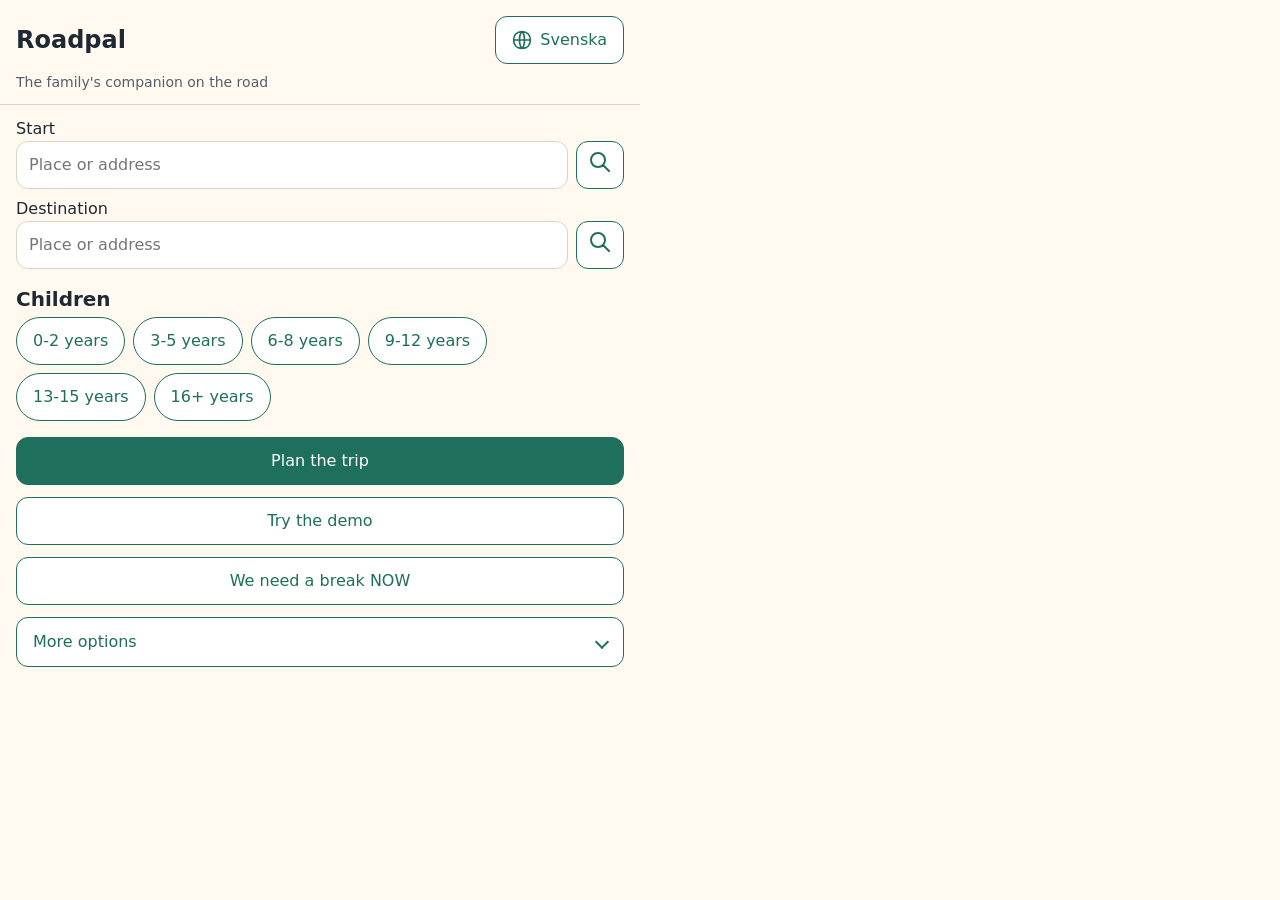
<file: index.html>
<!doctype html>
<html lang="en">
<head>
    <meta charset="utf-8">
    <meta name="viewport" content="width=device-width, initial-scale=1">
    <title>Roadpal</title>
    <link rel="icon" href="favicon.svg" type="image/svg+xml">
    <meta name="theme-color" content="#FFF9F0" media="(prefers-color-scheme: light)">
    <meta name="theme-color" content="#14181B" media="(prefers-color-scheme: dark)">
    <meta name="description" content="Plan the stops around your family on the road.">
    <meta property="og:type" content="website">
    <meta property="og:site_name" content="Roadpal">
    <meta property="og:title" content="Roadpal">
    <meta property="og:description" content="Plan the stops around your family on the road.">
    <meta property="og:url" content="https://roadpal.botoros.se/">
    <meta property="og:locale" content="en_US">
    <meta property="og:locale:alternate" content="sv_SE">
    <meta property="og:image" content="https://roadpal.botoros.se/og-image.png">
    <meta property="og:image:type" content="image/png">
    <meta property="og:image:width" content="1200">
    <meta property="og:image:height" content="630">
    <meta property="og:image:alt" content="Roadpal">
    <link rel="manifest" href="manifest.webmanifest">
    <link rel="stylesheet" href="maplibre-gl.css">
    <link rel="stylesheet" href="roadpal.css">
    <style>
        body { margin: 0; font: 16px/1.4 system-ui, sans-serif; }
        header { padding: 12px 16px; }
        header h1 { margin: 0 0 4px; font-size: 1.3rem; }
        header p { margin: 0 0 4px; }
        #map { width: 100%; height: 45vh; }
        section { padding: 0 16px; }
        section h2 { font-size: 1.1rem; margin: 12px 0 4px; }
        section form, section label, section div { margin-bottom: 4px; }
        section label > span, section fieldset > span { margin-right: 0.4em; }
        section label { margin-right: 0.8em; }
        section fieldset > span { display: block; font-weight: bold; margin-top: 4px; }
        section fieldset label { display: inline-block; }
        section fieldset button { display: block; margin-top: 4px; }
        section input[type="number"] { width: 5em; }
        section div > strong { display: block; margin-top: 4px; }
        #notice { font-size: 0.85rem; }
        button[aria-pressed="true"] { font-weight: bold; }
        #more-options summary { min-height: 48px; display: flex; align-items: center; cursor: pointer; }
        .map-toggle { min-height: var(--target); padding: 0 var(--space-4); background: none; border: 0; color: var(--primary); font: inherit; text-decoration: underline; cursor: pointer; }
        body > button.map-toggle:not([hidden]) { display: block; margin-left: auto; margin-right: var(--space-4); }
        .error { color: var(--danger); margin: 4px 0; }
        .stop-marker { width: 28px; height: 28px; padding: 0; border-radius: 50%; border: 2px solid var(--surface); background: var(--primary); color: var(--on-primary); font: bold 14px system-ui, sans-serif; cursor: pointer; }
        .pause-marker { background: var(--text); color: var(--background); }
        .stop-marker[aria-current="true"] { outline: 3px solid var(--accent); outline-offset: 1px; }
        .busy::after { content: ""; display: inline-block; width: 0.8em; height: 0.8em; margin-left: 0.5em; border: 2px solid currentColor; border-right-color: transparent; border-radius: 50%; vertical-align: -0.1em; animation: spin 0.8s linear infinite; }
        @keyframes spin { to { transform: rotate(360deg); } }
        @media (prefers-reduced-motion: reduce) { .busy::after { display: none; } }
        @media (min-width: 1024px) {
            body { display: grid; grid-template-columns: minmax(0, 1fr) minmax(0, 1fr); align-items: start; }
            body > script { display: none; }
            body > header, body > section { grid-column: 1; }
            body > button.map-toggle:not([hidden]) { grid-column: 2; grid-row: 1 / span 20; justify-self: end; align-self: start; position: sticky; top: 0; z-index: 1; margin: var(--space-2); background: var(--surface); border: 1px solid var(--border); border-radius: var(--radius); }
            #map { grid-column: 2; grid-row: 1 / span 20; position: sticky; top: 0; height: 100vh; }
        }
    </style>
</head>
<body>
<script type="module" src="webApp.js"></script>
</body>
</html>
</file>
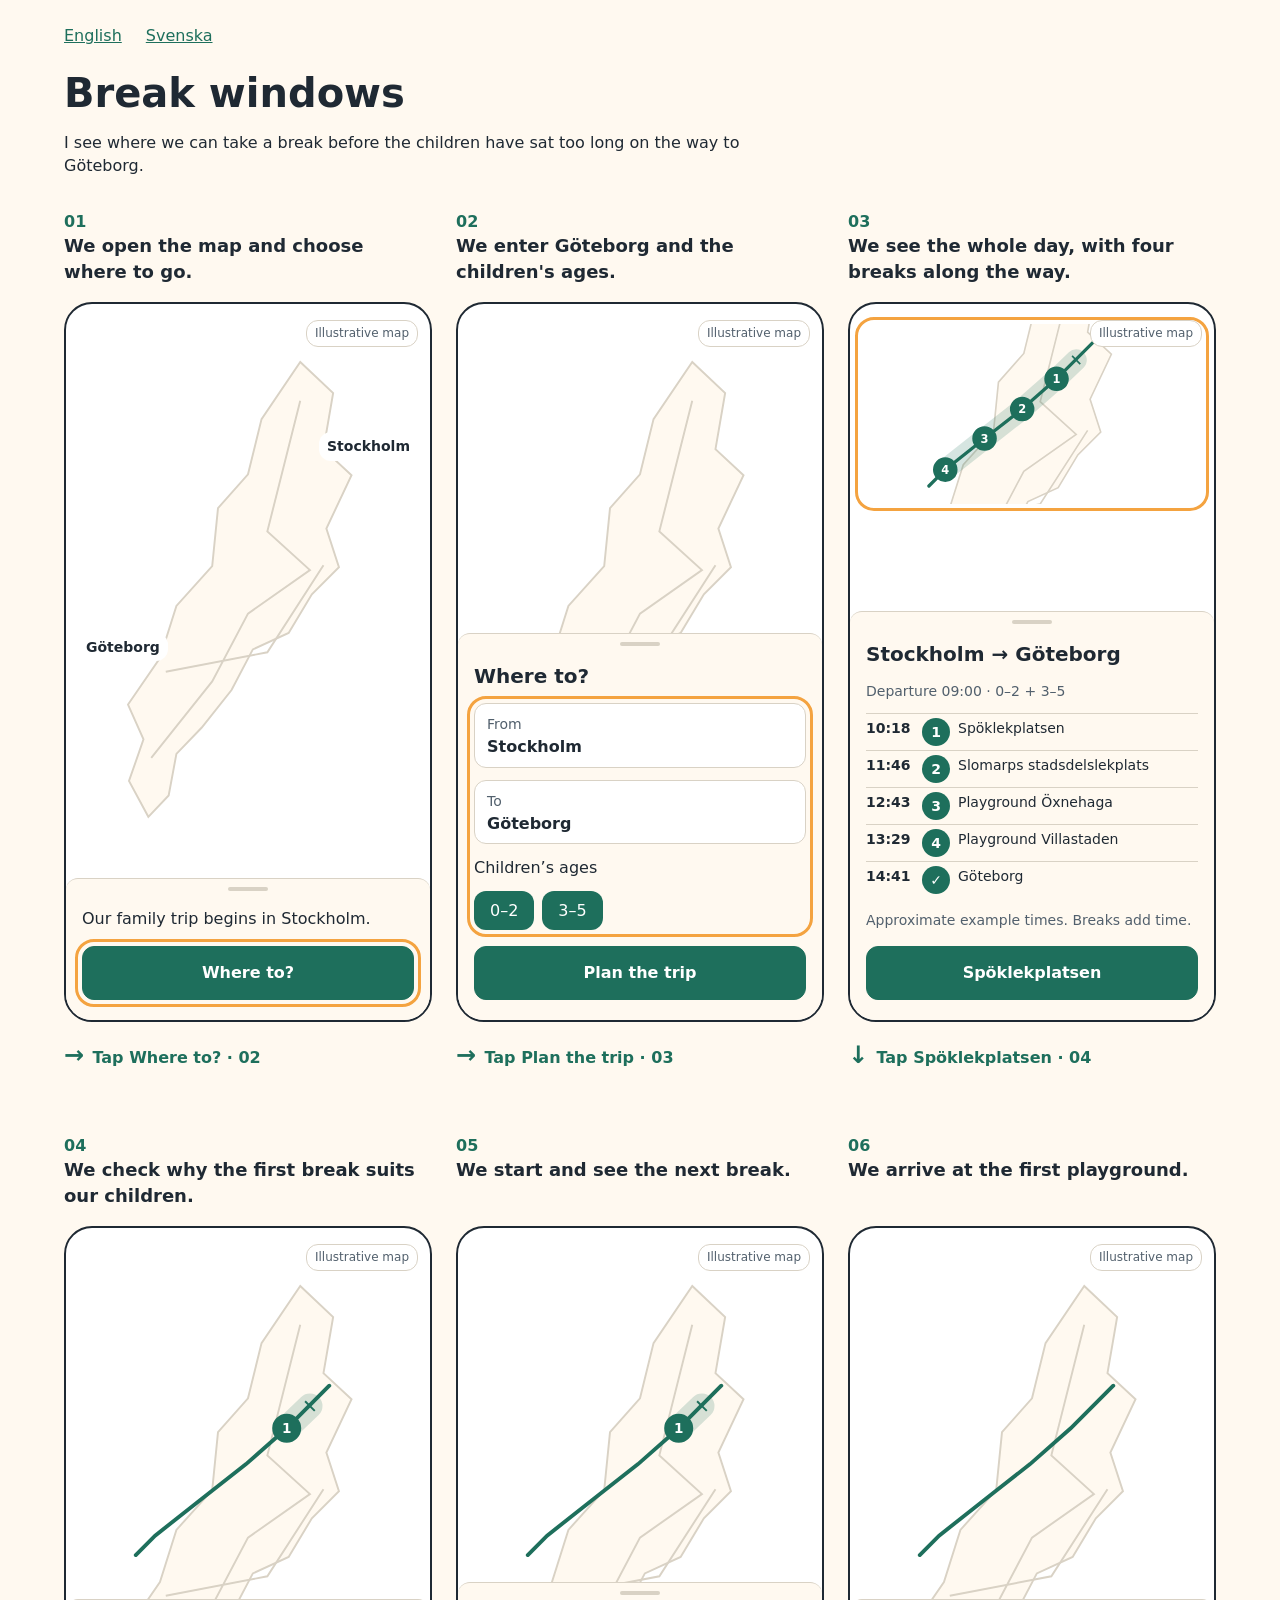
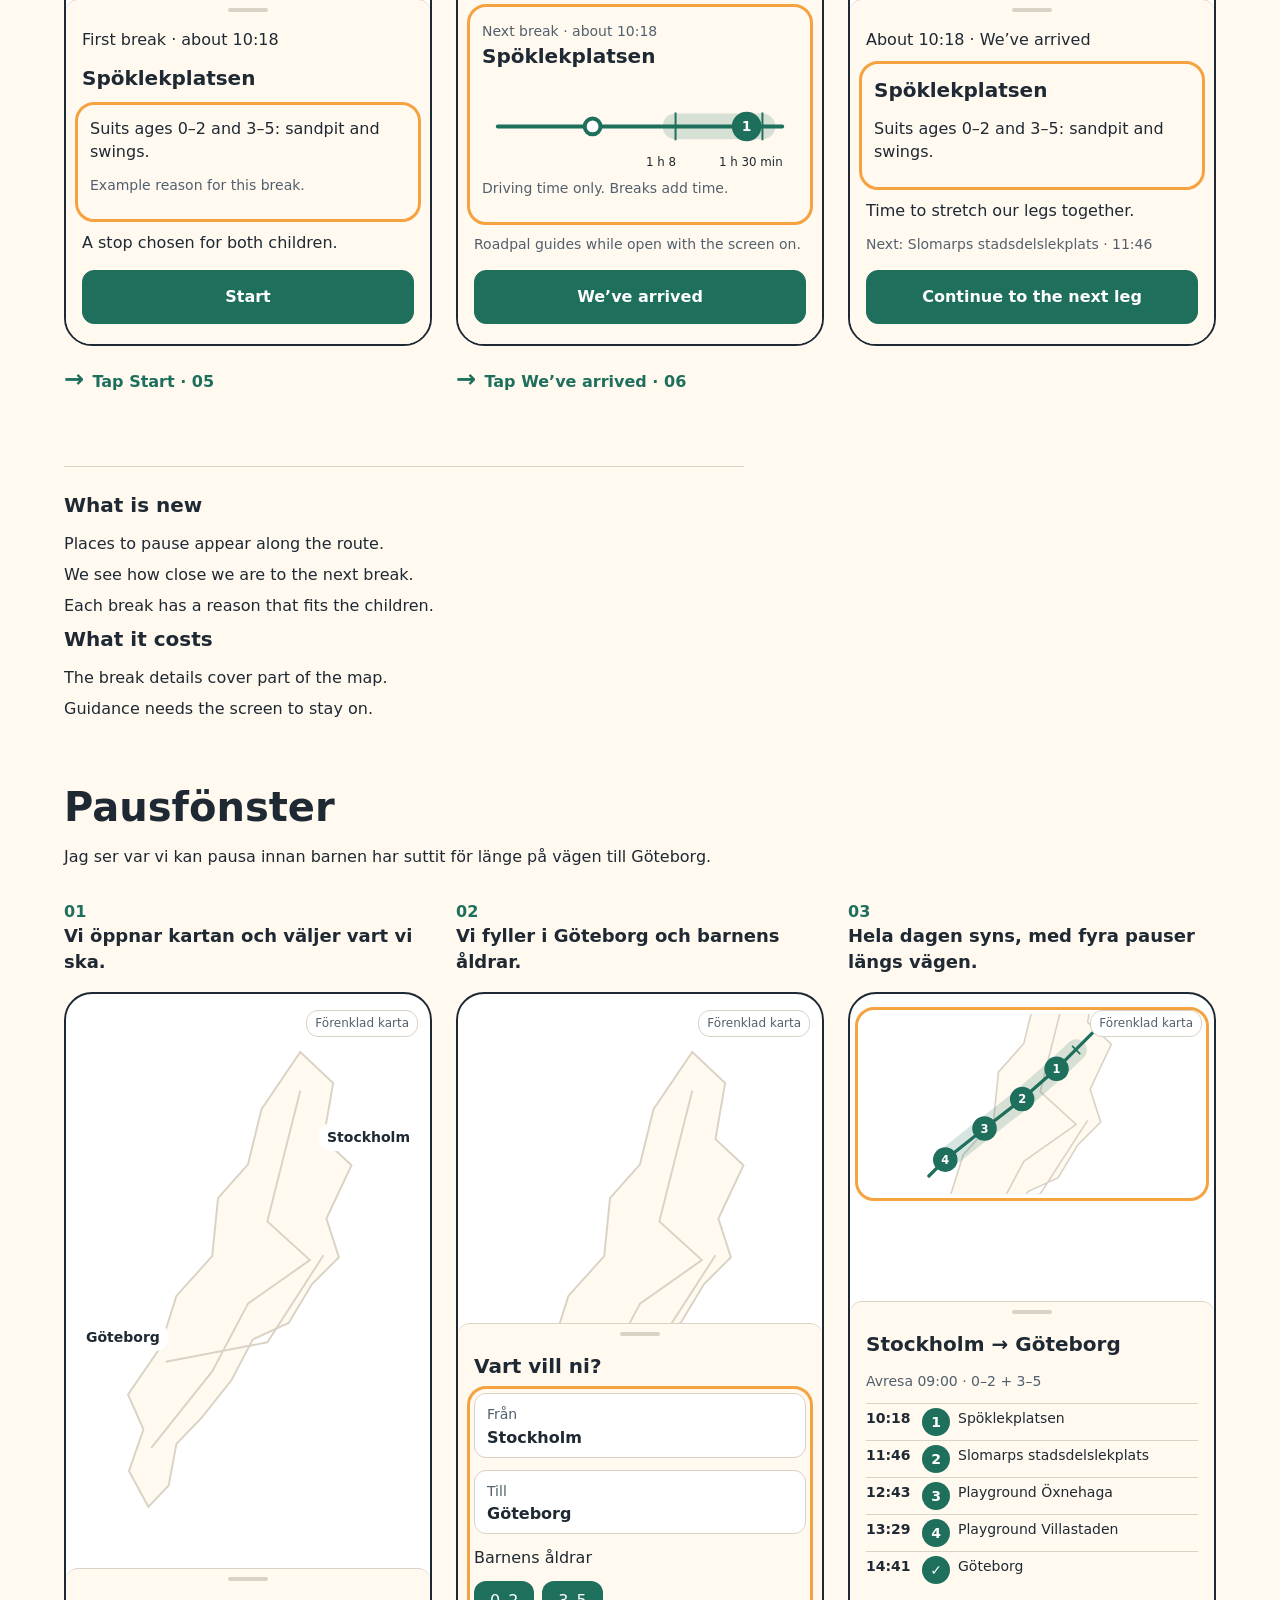
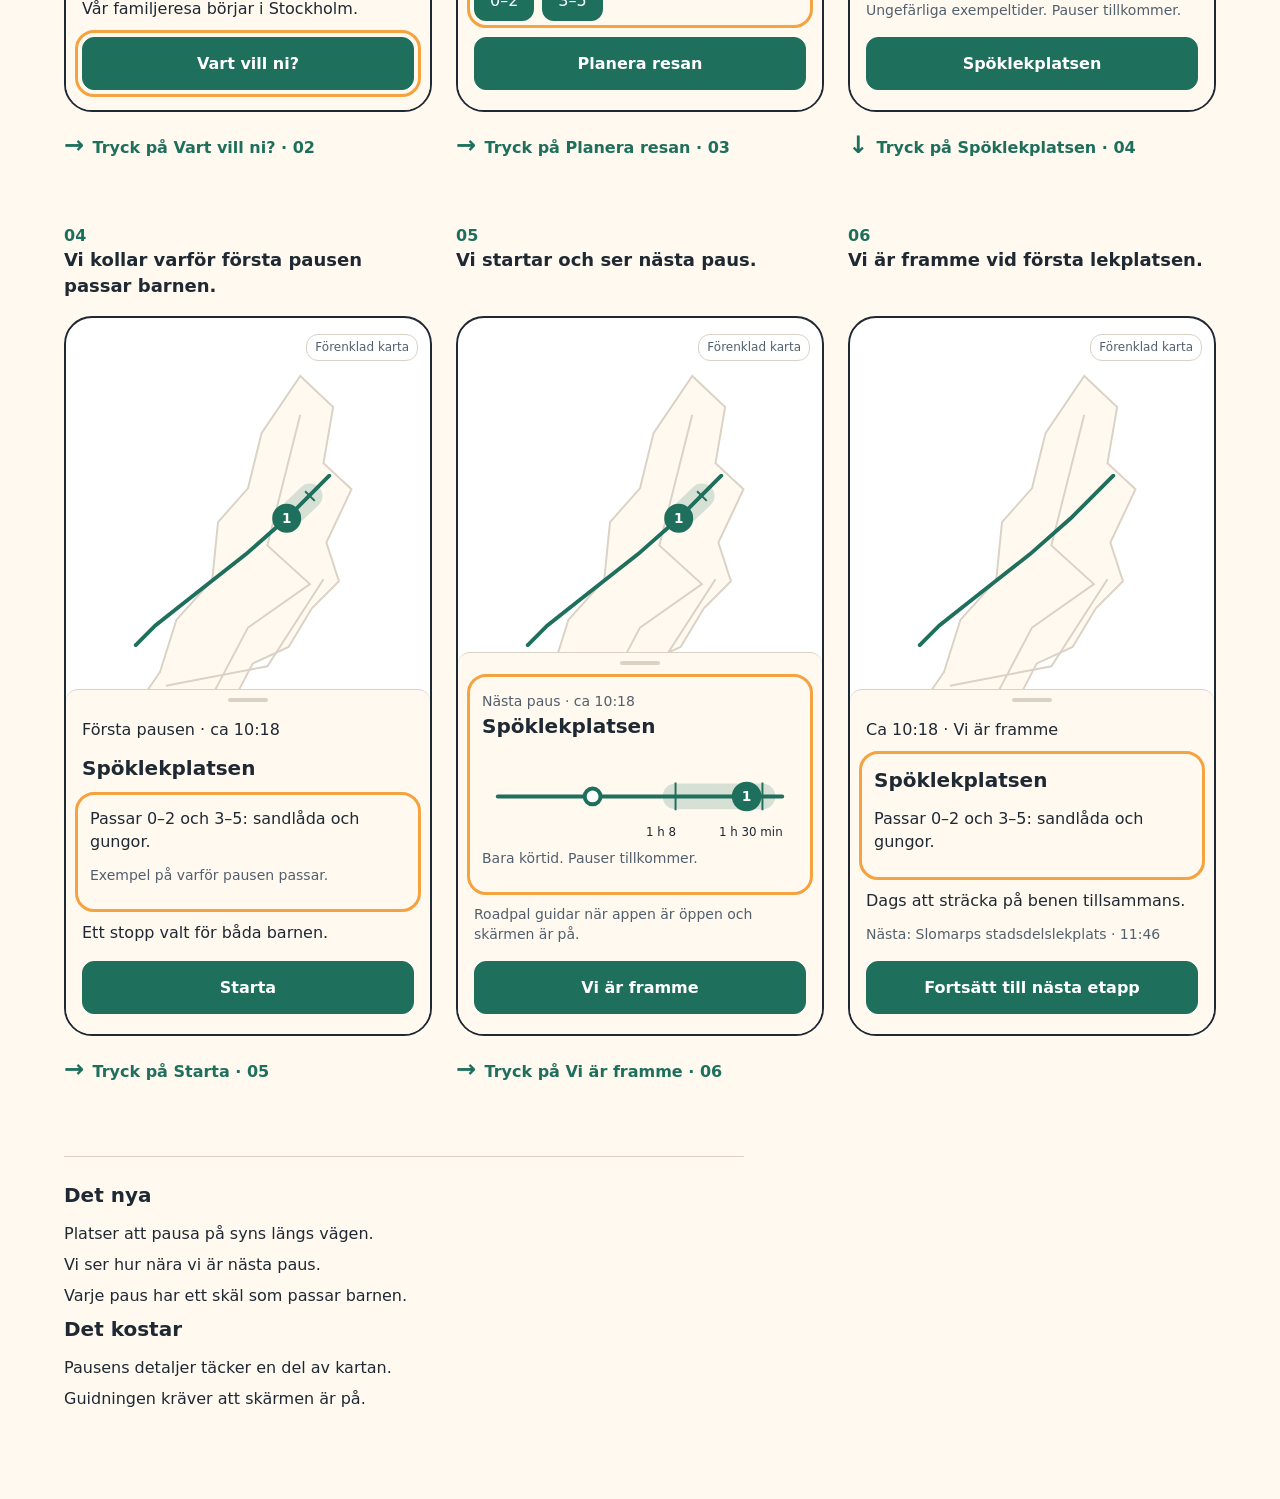
<file: design/break-windows-board.html>
<!DOCTYPE html>
<!--
Simplicity pass — the same six steps in both languages.
Step 1: Left out menu, location control, urgent break button and ages; kept map and destination entry.
Step 2: Left out map controls, longest-drive settings, extra options and demo choice; kept destination and ages.
Step 3: Left out match scores, detours and extra trip actions; kept break windows, four stops and arrival.
Step 4: Left out other stops, alternative places and skip action; kept first break window, family reason and start.
Step 5: Left out turn example, urgent break button and full stop list; kept next break window, open-screen notice and arrival confirmation.
Step 6: Left out match score, nearby facilities and other stops; kept arrival, family reason and continue action.
-->
<html lang="en">
<head>
<meta charset="utf-8" />
<meta name="viewport" content="width=device-width, initial-scale=1" />
<title>Break windows · Pausfönster</title>
<style>
:root { --background:#FFF9F0; --surface:#FFFFFF; --text:#1F2933; --text-muted:#52606D; --primary:#1E6F5C; --on-primary:#FFFFFF; --accent:#F4A340; --border:#D9D2C5; --on-accent:#1F2933; }

* { box-sizing:border-box; }
body { margin:0; background:var(--background); color:var(--text); font:16px/1.45 system-ui,sans-serif; }
main { max-width:1200px; margin:auto; padding:24px; }
nav { display:flex; gap:24px; margin-bottom:24px; }
a { color:var(--primary); }
.language { margin-bottom:64px; }
header,footer { max-width:680px; }
header { margin-bottom:32px; }
h1 { font-size:40px; line-height:1.1; margin:0 0 16px; }
h2,h3 { font-size:20px; margin:0 0 12px; }
p { margin:0 0 12px; }
.story { display:grid; grid-template-columns:repeat(3,minmax(0,1fr)); gap:24px; }
.caption { min-height:80px; font-size:18px; }
.number { display:block; color:var(--primary); font-size:16px; }
.phone { position:relative; height:720px; border:2px solid var(--text); border-radius:28px; background:var(--surface); overflow:hidden; overflow-wrap:anywhere; }
.map { position:absolute; inset:0; }
.map svg { width:100%; height:100%; }
.map .windows-map { position:absolute; top:20px; left:12px; width:calc(100% - 24px); height:180px; }
.land { fill:var(--background); stroke:var(--border); stroke-width:2; }
.road { fill:none; stroke:var(--border); stroke-width:2; }
.route { fill:none; stroke:var(--primary); stroke-width:4; stroke-linecap:round; }
.window { fill:none; stroke:var(--primary); stroke-width:26; opacity:.18; stroke-linecap:round; }
.tick { stroke:var(--primary); stroke-width:2; }
.pin circle { fill:var(--primary); stroke:var(--primary); stroke-width:2; }
.pin text { fill:var(--on-primary); text-anchor:middle; dominant-baseline:central; font-size:14px; font-weight:700; }
.tick-label { fill:var(--text); font-size:12px; }
.car-dot { fill:var(--on-primary); stroke:var(--primary); stroke-width:4; }
.map-label { position:absolute; top:16px; right:12px; background:var(--surface); color:var(--text-muted); padding:4px 8px; border:1px solid var(--border); border-radius:12px; font-size:12px; }
.city { position:absolute; background:var(--surface); padding:4px 8px; border-radius:12px; font-size:14px; font-weight:700; }
.start { top:18%; right:12px; } .end { top:46%; left:12px; }
.sheet { position:absolute; bottom:0; left:0; right:0; padding:8px 16px 20px; background:var(--background); border-top:1px solid var(--border); border-radius:12px 12px 0 0; }
.handle { width:40px; height:4px; border-radius:12px; background:var(--border); margin:0 auto 16px; }
.small { font-size:14px; color:var(--text-muted); }
.field { padding:8px 12px; margin-bottom:12px; background:var(--surface); border:1px solid var(--border); border-radius:12px; }
.field strong { display:block; }
.ages { display:flex; gap:8px; margin:8px 0 16px; }
.chip { padding:8px 16px; background:var(--primary); color:var(--on-primary); border-radius:12px; }
button { width:100%; font:inherit; font-weight:700; padding:14px 12px; border:1px solid var(--primary); border-radius:12px; background:var(--primary); color:var(--on-primary); }
.action { margin-top:16px; }
.ring { outline:3px solid var(--accent); outline-offset:4px; border-radius:12px; }
.timeline { list-style:none; margin:12px 0; padding:0; }
.timeline li { display:grid; grid-template-columns:48px 28px minmax(0,1fr); gap:8px; padding:4px 0; border-top:1px solid var(--border); font-size:14px; line-height:20px; }
time { font-weight:700; font-size:14px; }
.node { width:28px; height:28px; display:flex; align-items:center; justify-content:center; border-radius:50%; background:var(--primary); color:var(--on-primary); font-weight:700; }
.focus { padding:8px; margin:16px 0; }
.road-strip { width:100%; height:auto; display:block; }
.arrow { margin:16px 0 24px; color:var(--primary); font-weight:650; min-height:48px; }
.arrow::before { content:'→ '; font-size:24px; }
.beat:nth-child(3) .arrow::before { content:'↓ '; }
footer { margin-top:32px; padding-top:24px; border-top:1px solid var(--border); }
footer p { margin-bottom:8px; }
@media(max-width:1000px) { .story { grid-template-columns:repeat(2,minmax(0,1fr)); } .arrow::before { content:'↓ '; } }
@media(max-width:640px) { main { padding:24px 12px; } .story { grid-template-columns:1fr; gap:0; max-width:380px; margin:auto; } .caption { min-height:0; } .arrow::before { content:'↓ '; } h1 { font-size:36px; } }
@media print { main { padding:12px; } .language { break-before:page; } .beat { break-inside:avoid; } }
</style>
</head>
<body>
<main>
<nav aria-label="Language / Språk"><a href="#english" lang="en">English</a><a href="#swedish" lang="sv">Svenska</a></nav>
<section class="language" lang="en" id="english">
<header><h1>Break windows</h1><p>I see where we can take a break before the children have sat too long on the way to Göteborg.</p></header>
<div class="story">
<div class="beat"><article class="step" data-step="1"><h2 class="caption"><span class="number">01</span><span class="caption-text">We open the map and choose where to go.</span></h2><div class="phone"><div class="map"><svg viewBox="0 0 360 740" aria-hidden="true"><path class="land" d="M234 60 L268 92 258 150 287 177 261 232 274 272 246 300 222 340 185 357 163 399 132 438 106 465 98 508 77 530 57 493 72 450 56 414 89 366 106 312 143 271 149 211 180 176 194 119 Z"/><path class="road" d="M234 100 L200 235 244 275 180 320 143 390 80 469 M95 380 L200 360 258 270"/></svg><span class="map-label">Illustrative map</span><span class="city start">Stockholm</span><span class="city end">Göteborg</span></div><div class="sheet"><div class="handle"></div><p>Our family trip begins in Stockholm.</p><div class="action"><button class="ring" type="button">Where to?</button></div></div></div></article>
<p class="arrow">Tap Where to? · 02</p>
</div>
<div class="beat"><article class="step" data-step="2"><h2 class="caption"><span class="number">02</span><span class="caption-text">We enter Göteborg and the children's ages.</span></h2><div class="phone"><div class="map"><svg viewBox="0 0 360 740" aria-hidden="true"><path class="land" d="M234 60 L268 92 258 150 287 177 261 232 274 272 246 300 222 340 185 357 163 399 132 438 106 465 98 508 77 530 57 493 72 450 56 414 89 366 106 312 143 271 149 211 180 176 194 119 Z"/><path class="road" d="M234 100 L200 235 244 275 180 320 143 390 80 469 M95 380 L200 360 258 270"/></svg><span class="map-label">Illustrative map</span></div><div class="sheet"><div class="handle"></div><h3>Where to?</h3><div class="ring"><div class="field"><span class="small">From</span><strong>Stockholm</strong></div><div class="field"><span class="small">To</span><strong>Göteborg</strong></div><p>Children’s ages</p><div class="ages"><span class="chip">0–2</span><span class="chip">3–5</span></div></div><div class="action"><button type="button">Plan the trip</button></div></div></div></article>
<p class="arrow">Tap Plan the trip · 03</p>
</div>
<div class="beat"><article class="step" data-step="3"><h2 class="caption"><span class="number">03</span><span class="caption-text">We see the whole day, with four breaks along the way.</span></h2><div class="phone"><div class="map"><svg class="windows-map ring" viewBox="50 140 280 220" aria-hidden="true"><path class="land" d="M234 60 L268 92 258 150 287 177 261 232 274 272 246 300 222 340 185 357 163 399 132 438 106 465 98 508 77 530 57 493 72 450 56 414 89 366 106 312 143 271 149 211 180 176 194 119 Z"/><path class="road" d="M234 100 L200 235 244 275 180 320 143 390 80 469 M95 380 L200 360 258 270"/><path class="route" d="M264 163 L220 207 178 244 132 280 84 318 64 338" /><path class="window" d="M244 184 L220 207" /><path class="window" d="M220 207 L178 244" /><path class="window" d="M178 244 L132 280" /><path class="window" d="M132 280 L84 318" /><path class="tick" d="M239 179 L249 189 M215 202 L225 212 M173 239 L183 249 M127 275 L137 285 M79 313 L89 323" /><g class="pin" transform="translate(220 207)"><circle r="14" /><text>1</text></g><g class="pin" transform="translate(178 244)"><circle r="14" /><text>2</text></g><g class="pin" transform="translate(132 280)"><circle r="14" /><text>3</text></g><g class="pin" transform="translate(84 318)"><circle r="14" /><text>4</text></g></svg><span class="map-label">Illustrative map</span></div><div class="sheet"><div class="handle"></div><h3>Stockholm → Göteborg</h3><p class="small">Departure 09:00 · 0–2 + 3–5</p><ol class="timeline"><li><time>10:18</time><span class="node">1</span><span>Spöklekplatsen</span></li><li><time>11:46</time><span class="node">2</span><span>Slomarps stadsdelslekplats</span></li><li><time>12:43</time><span class="node">3</span><span>Playground Öxnehaga</span></li><li><time>13:29</time><span class="node">4</span><span>Playground Villastaden</span></li><li><time>14:41</time><span class="node">✓</span><span>Göteborg</span></li></ol><p class="small">Approximate example times. Breaks add time.</p><div class="action"><button type="button">Spöklekplatsen</button></div></div></div></article>
<p class="arrow">Tap Spöklekplatsen · 04</p>
</div>
<div class="beat"><article class="step" data-step="4"><h2 class="caption"><span class="number">04</span><span class="caption-text">We check why the first break suits our children.</span></h2><div class="phone"><div class="map"><svg viewBox="0 0 360 740" aria-hidden="true"><path class="land" d="M234 60 L268 92 258 150 287 177 261 232 274 272 246 300 222 340 185 357 163 399 132 438 106 465 98 508 77 530 57 493 72 450 56 414 89 366 106 312 143 271 149 211 180 176 194 119 Z"/><path class="road" d="M234 100 L200 235 244 275 180 320 143 390 80 469 M95 380 L200 360 258 270"/><path class="route" d="M264 163 L220 207 178 244 132 280 84 318 64 338" /><path class="window" d="M244 184 L220 207" /><path class="tick" d="M239 179 L249 189 M215 202 L225 212" /><g class="pin" transform="translate(220 207)"><circle r="14" /><text>1</text></g></svg><span class="map-label">Illustrative map</span></div><div class="sheet"><div class="handle"></div><p>First break · about 10:18</p><h3>Spöklekplatsen</h3><div class="focus ring"><p>Suits ages 0–2 and 3–5: sandpit and swings.</p><p class="small">Example reason for this break.</p></div><p>A stop chosen for both children.</p><div class="action"><button type="button">Start</button></div></div></div></article>
<p class="arrow">Tap Start · 05</p>
</div>
<div class="beat"><article class="step" data-step="5"><h2 class="caption"><span class="number">05</span><span class="caption-text">We start and see the next break.</span></h2><div class="phone"><div class="map"><svg viewBox="0 0 360 740" aria-hidden="true"><path class="land" d="M234 60 L268 92 258 150 287 177 261 232 274 272 246 300 222 340 185 357 163 399 132 438 106 465 98 508 77 530 57 493 72 450 56 414 89 366 106 312 143 271 149 211 180 176 194 119 Z"/><path class="road" d="M234 100 L200 235 244 275 180 320 143 390 80 469 M95 380 L200 360 258 270"/><path class="route" d="M264 163 L220 207 178 244 132 280 84 318 64 338" /><path class="window" d="M244 184 L220 207" /><path class="tick" d="M239 179 L249 189 M215 202 L225 212" /><g class="pin" transform="translate(220 207)"><circle r="14" /><text>1</text></g></svg><span class="map-label">Illustrative map</span></div><div class="sheet"><div class="handle"></div><div class="focus ring"><span class="small">Next break · about 10:18</span><h3>Spöklekplatsen</h3><svg class="road-strip" viewBox="0 0 320 96" aria-hidden="true"><path class="route" d="M16 44 H304" /><path class="window" d="M196 44 H284" /><path class="tick" d="M196 30 V58 M284 30 V58" /><circle class="car-dot" cx="112" cy="44" r="8" /><g class="pin" transform="translate(268 44)"><circle r="14" /><text>1</text></g><text class="tick-label" x="166" y="84">1 h 8</text><text class="tick-label" x="240" y="84">1 h 30 min</text></svg><p class="small">Driving time only. Breaks add time.</p></div><p class="small">Roadpal guides while open with the screen on.</p><div class="action"><button type="button">We’ve arrived</button></div></div></div></article>
<p class="arrow">Tap We’ve arrived · 06</p>
</div>
<div class="beat"><article class="step" data-step="6"><h2 class="caption"><span class="number">06</span><span class="caption-text">We arrive at the first playground.</span></h2><div class="phone"><div class="map"><svg viewBox="0 0 360 740" aria-hidden="true"><path class="land" d="M234 60 L268 92 258 150 287 177 261 232 274 272 246 300 222 340 185 357 163 399 132 438 106 465 98 508 77 530 57 493 72 450 56 414 89 366 106 312 143 271 149 211 180 176 194 119 Z"/><path class="road" d="M234 100 L200 235 244 275 180 320 143 390 80 469 M95 380 L200 360 258 270"/><path class="route" d="M264 163 L220 207 178 244 132 280 84 318 64 338" /></svg><span class="map-label">Illustrative map</span></div><div class="sheet"><div class="handle"></div><p>About 10:18 · We’ve arrived</p><div class="focus ring"><h3>Spöklekplatsen</h3><p>Suits ages 0–2 and 3–5: sandpit and swings.</p></div><p>Time to stretch our legs together.</p><p class="small">Next: Slomarps stadsdelslekplats · 11:46</p><div class="action"><button type="button">Continue to the next leg</button></div></div></div></article>
</div>
</div>
<footer><h2>What is new</h2><p>Places to pause appear along the route.</p><p>We see how close we are to the next break.</p><p>Each break has a reason that fits the children.</p><h2>What it costs</h2><p>The break details cover part of the map.</p><p>Guidance needs the screen to stay on.</p></footer></section>
<section class="language" lang="sv" id="swedish">
<header><h1>Pausfönster</h1><p>Jag ser var vi kan pausa innan barnen har suttit för länge på vägen till Göteborg.</p></header>
<div class="story">
<div class="beat"><article class="step" data-step="1"><h2 class="caption"><span class="number">01</span><span class="caption-text">Vi öppnar kartan och väljer vart vi ska.</span></h2><div class="phone"><div class="map"><svg viewBox="0 0 360 740" aria-hidden="true"><path class="land" d="M234 60 L268 92 258 150 287 177 261 232 274 272 246 300 222 340 185 357 163 399 132 438 106 465 98 508 77 530 57 493 72 450 56 414 89 366 106 312 143 271 149 211 180 176 194 119 Z"/><path class="road" d="M234 100 L200 235 244 275 180 320 143 390 80 469 M95 380 L200 360 258 270"/></svg><span class="map-label">Förenklad karta</span><span class="city start">Stockholm</span><span class="city end">Göteborg</span></div><div class="sheet"><div class="handle"></div><p>Vår familjeresa börjar i Stockholm.</p><div class="action"><button class="ring" type="button">Vart vill ni?</button></div></div></div></article>
<p class="arrow">Tryck på Vart vill ni? · 02</p>
</div>
<div class="beat"><article class="step" data-step="2"><h2 class="caption"><span class="number">02</span><span class="caption-text">Vi fyller i Göteborg och barnens åldrar.</span></h2><div class="phone"><div class="map"><svg viewBox="0 0 360 740" aria-hidden="true"><path class="land" d="M234 60 L268 92 258 150 287 177 261 232 274 272 246 300 222 340 185 357 163 399 132 438 106 465 98 508 77 530 57 493 72 450 56 414 89 366 106 312 143 271 149 211 180 176 194 119 Z"/><path class="road" d="M234 100 L200 235 244 275 180 320 143 390 80 469 M95 380 L200 360 258 270"/></svg><span class="map-label">Förenklad karta</span></div><div class="sheet"><div class="handle"></div><h3>Vart vill ni?</h3><div class="ring"><div class="field"><span class="small">Från</span><strong>Stockholm</strong></div><div class="field"><span class="small">Till</span><strong>Göteborg</strong></div><p>Barnens åldrar</p><div class="ages"><span class="chip">0–2</span><span class="chip">3–5</span></div></div><div class="action"><button type="button">Planera resan</button></div></div></div></article>
<p class="arrow">Tryck på Planera resan · 03</p>
</div>
<div class="beat"><article class="step" data-step="3"><h2 class="caption"><span class="number">03</span><span class="caption-text">Hela dagen syns, med fyra pauser längs vägen.</span></h2><div class="phone"><div class="map"><svg class="windows-map ring" viewBox="50 140 280 220" aria-hidden="true"><path class="land" d="M234 60 L268 92 258 150 287 177 261 232 274 272 246 300 222 340 185 357 163 399 132 438 106 465 98 508 77 530 57 493 72 450 56 414 89 366 106 312 143 271 149 211 180 176 194 119 Z"/><path class="road" d="M234 100 L200 235 244 275 180 320 143 390 80 469 M95 380 L200 360 258 270"/><path class="route" d="M264 163 L220 207 178 244 132 280 84 318 64 338" /><path class="window" d="M244 184 L220 207" /><path class="window" d="M220 207 L178 244" /><path class="window" d="M178 244 L132 280" /><path class="window" d="M132 280 L84 318" /><path class="tick" d="M239 179 L249 189 M215 202 L225 212 M173 239 L183 249 M127 275 L137 285 M79 313 L89 323" /><g class="pin" transform="translate(220 207)"><circle r="14" /><text>1</text></g><g class="pin" transform="translate(178 244)"><circle r="14" /><text>2</text></g><g class="pin" transform="translate(132 280)"><circle r="14" /><text>3</text></g><g class="pin" transform="translate(84 318)"><circle r="14" /><text>4</text></g></svg><span class="map-label">Förenklad karta</span></div><div class="sheet"><div class="handle"></div><h3>Stockholm → Göteborg</h3><p class="small">Avresa 09:00 · 0–2 + 3–5</p><ol class="timeline"><li><time>10:18</time><span class="node">1</span><span>Spöklekplatsen</span></li><li><time>11:46</time><span class="node">2</span><span>Slomarps stadsdelslekplats</span></li><li><time>12:43</time><span class="node">3</span><span>Playground Öxnehaga</span></li><li><time>13:29</time><span class="node">4</span><span>Playground Villastaden</span></li><li><time>14:41</time><span class="node">✓</span><span>Göteborg</span></li></ol><p class="small">Ungefärliga exempeltider. Pauser tillkommer.</p><div class="action"><button type="button">Spöklekplatsen</button></div></div></div></article>
<p class="arrow">Tryck på Spöklekplatsen · 04</p>
</div>
<div class="beat"><article class="step" data-step="4"><h2 class="caption"><span class="number">04</span><span class="caption-text">Vi kollar varför första pausen passar barnen.</span></h2><div class="phone"><div class="map"><svg viewBox="0 0 360 740" aria-hidden="true"><path class="land" d="M234 60 L268 92 258 150 287 177 261 232 274 272 246 300 222 340 185 357 163 399 132 438 106 465 98 508 77 530 57 493 72 450 56 414 89 366 106 312 143 271 149 211 180 176 194 119 Z"/><path class="road" d="M234 100 L200 235 244 275 180 320 143 390 80 469 M95 380 L200 360 258 270"/><path class="route" d="M264 163 L220 207 178 244 132 280 84 318 64 338" /><path class="window" d="M244 184 L220 207" /><path class="tick" d="M239 179 L249 189 M215 202 L225 212" /><g class="pin" transform="translate(220 207)"><circle r="14" /><text>1</text></g></svg><span class="map-label">Förenklad karta</span></div><div class="sheet"><div class="handle"></div><p>Första pausen · ca 10:18</p><h3>Spöklekplatsen</h3><div class="focus ring"><p>Passar 0–2 och 3–5: sandlåda och gungor.</p><p class="small">Exempel på varför pausen passar.</p></div><p>Ett stopp valt för båda barnen.</p><div class="action"><button type="button">Starta</button></div></div></div></article>
<p class="arrow">Tryck på Starta · 05</p>
</div>
<div class="beat"><article class="step" data-step="5"><h2 class="caption"><span class="number">05</span><span class="caption-text">Vi startar och ser nästa paus.</span></h2><div class="phone"><div class="map"><svg viewBox="0 0 360 740" aria-hidden="true"><path class="land" d="M234 60 L268 92 258 150 287 177 261 232 274 272 246 300 222 340 185 357 163 399 132 438 106 465 98 508 77 530 57 493 72 450 56 414 89 366 106 312 143 271 149 211 180 176 194 119 Z"/><path class="road" d="M234 100 L200 235 244 275 180 320 143 390 80 469 M95 380 L200 360 258 270"/><path class="route" d="M264 163 L220 207 178 244 132 280 84 318 64 338" /><path class="window" d="M244 184 L220 207" /><path class="tick" d="M239 179 L249 189 M215 202 L225 212" /><g class="pin" transform="translate(220 207)"><circle r="14" /><text>1</text></g></svg><span class="map-label">Förenklad karta</span></div><div class="sheet"><div class="handle"></div><div class="focus ring"><span class="small">Nästa paus · ca 10:18</span><h3>Spöklekplatsen</h3><svg class="road-strip" viewBox="0 0 320 96" aria-hidden="true"><path class="route" d="M16 44 H304" /><path class="window" d="M196 44 H284" /><path class="tick" d="M196 30 V58 M284 30 V58" /><circle class="car-dot" cx="112" cy="44" r="8" /><g class="pin" transform="translate(268 44)"><circle r="14" /><text>1</text></g><text class="tick-label" x="166" y="84">1 h 8</text><text class="tick-label" x="240" y="84">1 h 30 min</text></svg><p class="small">Bara körtid. Pauser tillkommer.</p></div><p class="small">Roadpal guidar när appen är öppen och skärmen är på.</p><div class="action"><button type="button">Vi är framme</button></div></div></div></article>
<p class="arrow">Tryck på Vi är framme · 06</p>
</div>
<div class="beat"><article class="step" data-step="6"><h2 class="caption"><span class="number">06</span><span class="caption-text">Vi är framme vid första lekplatsen.</span></h2><div class="phone"><div class="map"><svg viewBox="0 0 360 740" aria-hidden="true"><path class="land" d="M234 60 L268 92 258 150 287 177 261 232 274 272 246 300 222 340 185 357 163 399 132 438 106 465 98 508 77 530 57 493 72 450 56 414 89 366 106 312 143 271 149 211 180 176 194 119 Z"/><path class="road" d="M234 100 L200 235 244 275 180 320 143 390 80 469 M95 380 L200 360 258 270"/><path class="route" d="M264 163 L220 207 178 244 132 280 84 318 64 338" /></svg><span class="map-label">Förenklad karta</span></div><div class="sheet"><div class="handle"></div><p>Ca 10:18 · Vi är framme</p><div class="focus ring"><h3>Spöklekplatsen</h3><p>Passar 0–2 och 3–5: sandlåda och gungor.</p></div><p>Dags att sträcka på benen tillsammans.</p><p class="small">Nästa: Slomarps stadsdelslekplats · 11:46</p><div class="action"><button type="button">Fortsätt till nästa etapp</button></div></div></div></article>
</div>
</div>
<footer><h2>Det nya</h2><p>Platser att pausa på syns längs vägen.</p><p>Vi ser hur nära vi är nästa paus.</p><p>Varje paus har ett skäl som passar barnen.</p><h2>Det kostar</h2><p>Pausens detaljer täcker en del av kartan.</p><p>Guidningen kräver att skärmen är på.</p></footer></section>
</main>
</body>
</html>
</file>
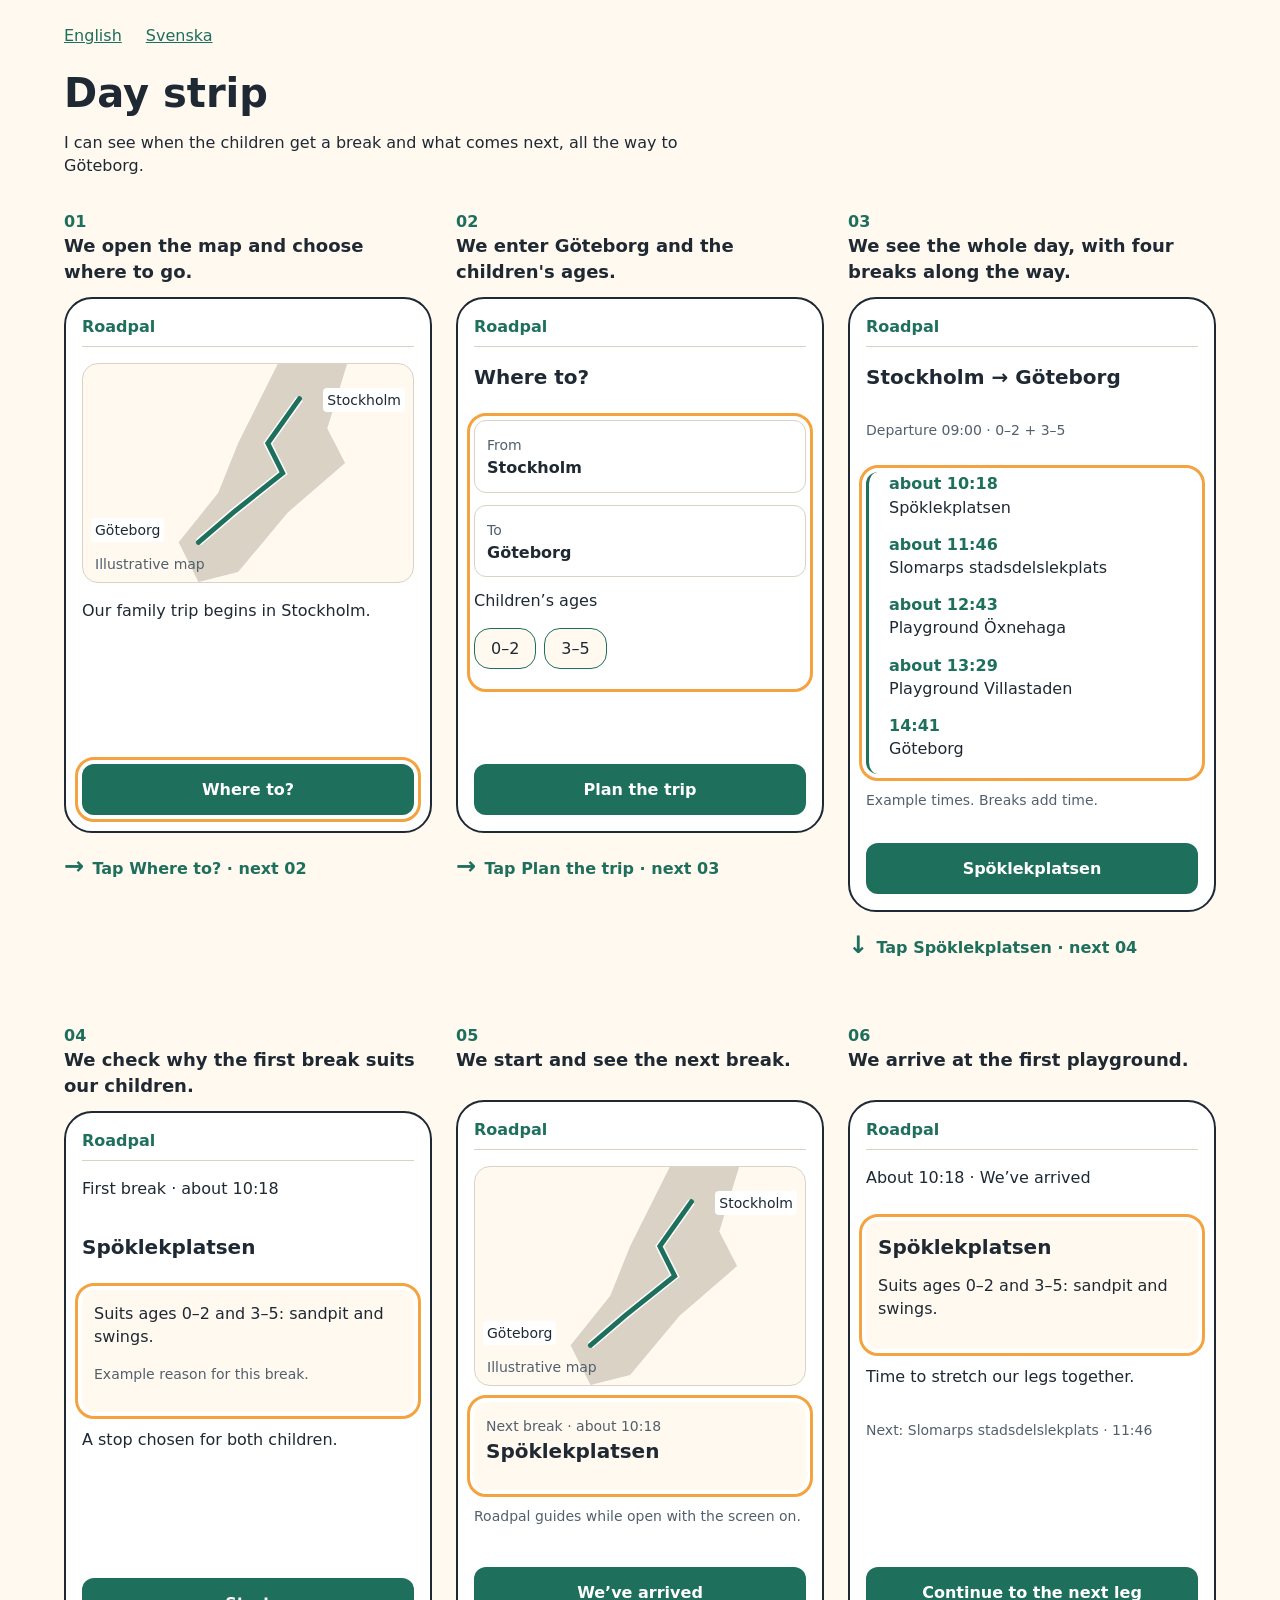
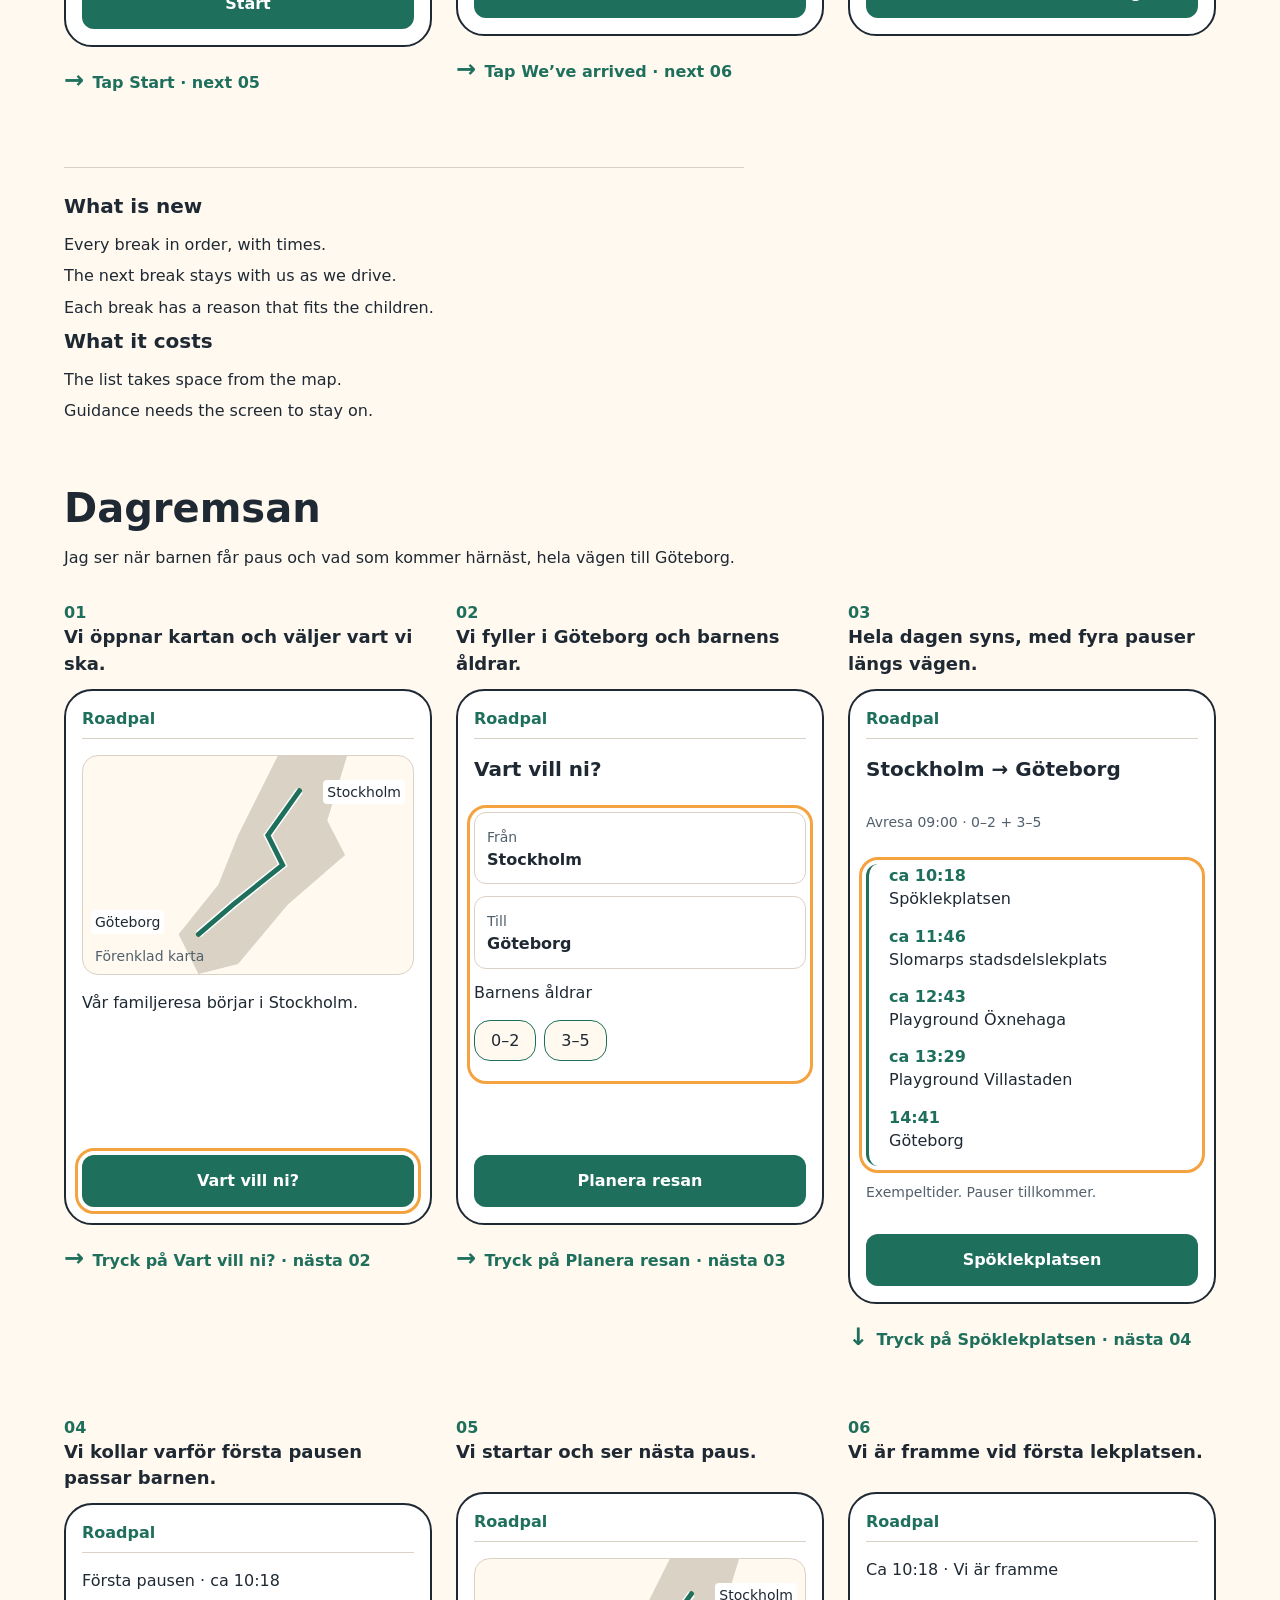
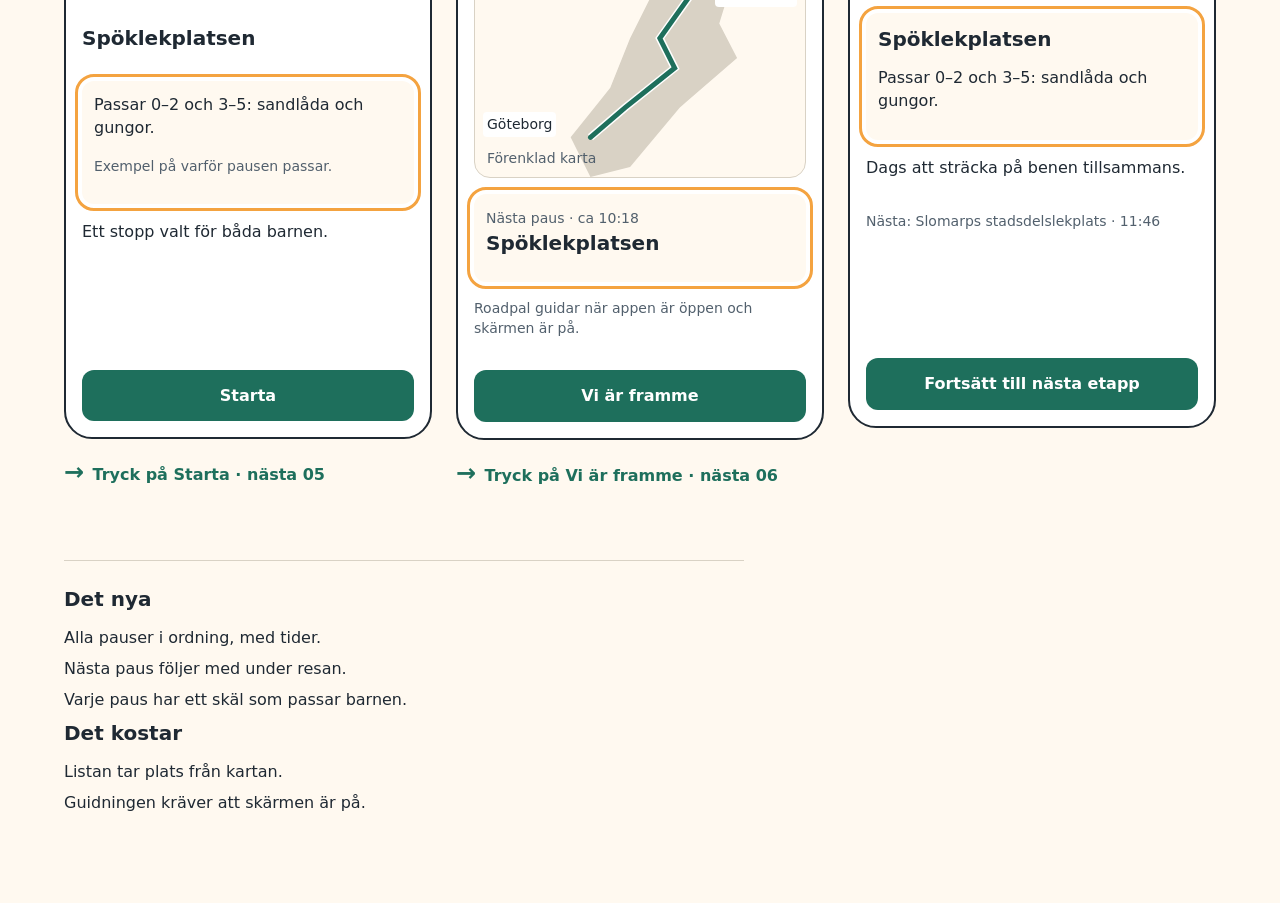
<file: design/day-strip-board.html>
<!DOCTYPE html>
<!--
Simplicity pass — applies to the same six steps in both languages.
Step 1: Left out menu, location control, urgent break button and age chips; kept map and destination entry.
Step 2: Left out map controls, longest-drive settings, extra options, manual planning and demo choice; kept destination and ages.
Step 3: Left out map controls, match scores, detours and secondary trip actions; kept the four breaks and arrival.
Step 4: Left out the other three breaks, map controls and extra trip actions; kept the first break's reason and choice.
Step 5: Left out menu, map controls, urgent break button and full stop list; kept next break, open-screen notice and arrival confirmation.
Step 6: Left out map controls, match score and example facility distances; kept arrival, family reason and continue action.
-->
<html lang="en">
<head>
<meta charset="utf-8" />
<meta name="viewport" content="width=device-width, initial-scale=1" />
<title>Day strip · Dagremsan</title>
<style>
:root { --background:#FFF9F0; --surface:#FFFFFF; --text:#1F2933; --text-muted:#52606D; --primary:#1E6F5C; --on-primary:#FFFFFF; --accent:#F4A340; --border:#D9D2C5; }
* { box-sizing:border-box; }
body { margin:0; background:var(--background); color:var(--text); font:16px/1.45 system-ui,sans-serif; }
main { max-width:1200px; margin:auto; padding:24px; }
a { color:var(--primary); }
nav { display:flex; gap:24px; margin-bottom:24px; }
.language { margin-bottom:64px; }
header { max-width:680px; margin-bottom:32px; }
h1 { font-size:40px; line-height:1.1; margin:0 0 16px; }
h2 { font-size:20px; margin:0 0 12px; }
h3 { font-size:20px; margin:0 0 12px; }
p { margin:0 0 16px; }
.story { display:grid; grid-template-columns:repeat(3,minmax(0,1fr)); gap:24px; }
.step { margin:0; }
.caption { min-height:64px; margin:0 0 12px; font-size:18px; font-weight:650; }
.number { color:var(--primary); display:block; font-size:16px; }
.phone { border:2px solid var(--text); border-radius:28px; padding:16px; min-height:536px; background:var(--surface); display:flex; flex-direction:column; gap:16px; overflow-wrap:anywhere; }
.brand { font-weight:750; color:var(--primary); border-bottom:1px solid var(--border); padding-bottom:8px; }
.small { font-size:14px; color:var(--text-muted); }
.map { position:relative; height:220px; border-radius:16px; background:var(--background); border:1px solid var(--border); overflow:hidden; }
.map svg { width:100%; height:100%; }
.land { fill:var(--border); }
.road { fill:none; stroke:var(--surface); stroke-width:8; }
.route { fill:none; stroke:var(--primary); stroke-width:5; stroke-linecap:round; }
.map-label { position:absolute; left:12px; bottom:8px; font-size:14px; color:var(--text-muted); }
.city { position:absolute; font-size:14px; background:var(--surface); padding:2px 4px; border-radius:4px; }
.start { top:24px; right:8px; } .end { bottom:40px; left:8px; }
.field { border:1px solid var(--border); border-radius:12px; padding:12px; margin-bottom:12px; }
.field strong { display:block; }
.ages { display:flex; gap:8px; margin:8px 0 16px; }
.chip { border:1px solid var(--primary); background:var(--background); border-radius:16px; padding:8px 16px; }
button { font:inherit; font-weight:650; text-align:center; border:0; border-radius:12px; background:var(--primary); color:var(--on-primary); padding:14px 12px; width:100%; }
.action { margin-top:auto; }
.ring { outline:3px solid var(--accent); outline-offset:4px; border-radius:12px; }
.timeline { list-style:none; padding:0 0 0 12px; margin:0; border-left:3px solid var(--primary); }
.timeline li { margin:0 0 14px; padding-left:8px; }
time { font-weight:750; color:var(--primary); }
.timeline span { display:block; }
.focus { padding:12px; background:var(--background); }
.arrow { margin:16px 0 24px; color:var(--primary); font-weight:650; min-height:48px; }
.arrow::before { content:'→ '; font-size:24px; }
.beat:nth-child(3) .arrow::before { content:'↓ '; }
footer { margin-top:32px; padding-top:24px; border-top:1px solid var(--border); max-width:680px; }
footer p { margin-bottom:8px; }
@media(max-width:1000px) { .story { grid-template-columns:repeat(2,minmax(0,1fr)); } .arrow::before { content:'↓ '; } }
@media(max-width:640px) { main { padding:24px 12px; } .story { grid-template-columns:1fr; gap:0; max-width:380px; margin:auto; } .caption { min-height:0; } .phone { min-height:520px; } .arrow::before { content:'↓ '; } h1 { font-size:36px; } }
@media print { main { padding:12px; } .language { break-before:page; } .beat { break-inside:avoid; } }
</style>
</head>
<body>
<main>
<nav aria-label="Language / Språk"><a href="#english" lang="en">English</a><a href="#swedish" lang="sv">Svenska</a></nav>
<section class="language" lang="en" id="english">
<header><h1>Day strip</h1><p>I can see when the children get a break and what comes next, all the way to Göteborg.</p></header>
<div class="story">
<div class="beat"><article class="step" data-step="1"><h2 class="caption"><span class="number">01</span><span class="caption-text">We open the map and choose where to go.</span></h2><div class="phone"><div class="brand">Roadpal</div><div class="map"><svg viewBox="0 0 280 220" aria-hidden="true"><path class="land" d="M170 0 L240 0 L220 65 L238 100 L180 150 L130 210 L90 220 L70 180 L110 130 L130 80 Z" /><path class="road" d="M192 35 L160 80 L175 110 L125 150 L90 180" /><path class="route" d="M192 35 L160 80 L175 110 L125 150 L90 180" /></svg><span class="city start">Stockholm</span><span class="city end">Göteborg</span><span class="map-label">Illustrative map</span></div><p>Our family trip begins in Stockholm.</p><div class="action"><button class="ring" type="button">Where to?</button></div></div></article>
<p class="arrow">Tap Where to? · next 02</p>
</div>
<div class="beat"><article class="step" data-step="2"><h2 class="caption"><span class="number">02</span><span class="caption-text">We enter Göteborg and the children's ages.</span></h2><div class="phone"><div class="brand">Roadpal</div><h3>Where to?</h3><div class="ring"><div class="field"><span class="small">From</span><strong>Stockholm</strong></div><div class="field"><span class="small">To</span><strong>Göteborg</strong></div><p>Children’s ages</p><div class="ages"><span class="chip">0–2</span><span class="chip">3–5</span></div></div><div class="action"><button type="button">Plan the trip</button></div></div></article>
<p class="arrow">Tap Plan the trip · next 03</p>
</div>
<div class="beat"><article class="step" data-step="3"><h2 class="caption"><span class="number">03</span><span class="caption-text">We see the whole day, with four breaks along the way.</span></h2><div class="phone"><div class="brand">Roadpal</div><h3>Stockholm → Göteborg</h3><p class="small">Departure 09:00 · 0–2 + 3–5</p><ol class="timeline ring"><li><time>about 10:18</time><span>Spöklekplatsen</span></li><li><time>about 11:46</time><span>Slomarps stadsdelslekplats</span></li><li><time>about 12:43</time><span>Playground Öxnehaga</span></li><li><time>about 13:29</time><span>Playground Villastaden</span></li><li><time>14:41</time><span>Göteborg</span></li></ol><p class="small">Example times. Breaks add time.</p><div class="action"><button type="button">Spöklekplatsen</button></div></div></article>
<p class="arrow">Tap Spöklekplatsen · next 04</p>
</div>
<div class="beat"><article class="step" data-step="4"><h2 class="caption"><span class="number">04</span><span class="caption-text">We check why the first break suits our children.</span></h2><div class="phone"><div class="brand">Roadpal</div><p>First break · about 10:18</p><h3>Spöklekplatsen</h3><div class="focus ring"><p>Suits ages 0–2 and 3–5: sandpit and swings.</p><p class="small">Example reason for this break.</p></div><p>A stop chosen for both children.</p><div class="action"><button type="button">Start</button></div></div></article>
<p class="arrow">Tap Start · next 05</p>
</div>
<div class="beat"><article class="step" data-step="5"><h2 class="caption"><span class="number">05</span><span class="caption-text">We start and see the next break.</span></h2><div class="phone"><div class="brand">Roadpal</div><div class="map"><svg viewBox="0 0 280 220" aria-hidden="true"><path class="land" d="M170 0 L240 0 L220 65 L238 100 L180 150 L130 210 L90 220 L70 180 L110 130 L130 80 Z" /><path class="road" d="M192 35 L160 80 L175 110 L125 150 L90 180" /><path class="route" d="M192 35 L160 80 L175 110 L125 150 L90 180" /></svg><span class="city start">Stockholm</span><span class="city end">Göteborg</span><span class="map-label">Illustrative map</span></div><div class="focus ring"><span class="small">Next break · about 10:18</span><h3>Spöklekplatsen</h3></div><p class="small">Roadpal guides while open with the screen on.</p><div class="action"><button type="button">We’ve arrived</button></div></div></article>
<p class="arrow">Tap We’ve arrived · next 06</p>
</div>
<div class="beat"><article class="step" data-step="6"><h2 class="caption"><span class="number">06</span><span class="caption-text">We arrive at the first playground.</span></h2><div class="phone"><div class="brand">Roadpal</div><p>About 10:18 · We’ve arrived</p><div class="focus ring"><h3>Spöklekplatsen</h3><p>Suits ages 0–2 and 3–5: sandpit and swings.</p></div><p>Time to stretch our legs together.</p><p class="small">Next: Slomarps stadsdelslekplats · 11:46</p><div class="action"><button type="button">Continue to the next leg</button></div></div></article>
</div>
</div>
<footer><h2>What is new</h2><p>Every break in order, with times.</p><p>The next break stays with us as we drive.</p><p>Each break has a reason that fits the children.</p><h2>What it costs</h2><p>The list takes space from the map.</p><p>Guidance needs the screen to stay on.</p></footer></section>
<section class="language" lang="sv" id="swedish">
<header><h1>Dagremsan</h1><p>Jag ser när barnen får paus och vad som kommer härnäst, hela vägen till Göteborg.</p></header>
<div class="story">
<div class="beat"><article class="step" data-step="1"><h2 class="caption"><span class="number">01</span><span class="caption-text">Vi öppnar kartan och väljer vart vi ska.</span></h2><div class="phone"><div class="brand">Roadpal</div><div class="map"><svg viewBox="0 0 280 220" aria-hidden="true"><path class="land" d="M170 0 L240 0 L220 65 L238 100 L180 150 L130 210 L90 220 L70 180 L110 130 L130 80 Z" /><path class="road" d="M192 35 L160 80 L175 110 L125 150 L90 180" /><path class="route" d="M192 35 L160 80 L175 110 L125 150 L90 180" /></svg><span class="city start">Stockholm</span><span class="city end">Göteborg</span><span class="map-label">Förenklad karta</span></div><p>Vår familjeresa börjar i Stockholm.</p><div class="action"><button class="ring" type="button">Vart vill ni?</button></div></div></article>
<p class="arrow">Tryck på Vart vill ni? · nästa 02</p>
</div>
<div class="beat"><article class="step" data-step="2"><h2 class="caption"><span class="number">02</span><span class="caption-text">Vi fyller i Göteborg och barnens åldrar.</span></h2><div class="phone"><div class="brand">Roadpal</div><h3>Vart vill ni?</h3><div class="ring"><div class="field"><span class="small">Från</span><strong>Stockholm</strong></div><div class="field"><span class="small">Till</span><strong>Göteborg</strong></div><p>Barnens åldrar</p><div class="ages"><span class="chip">0–2</span><span class="chip">3–5</span></div></div><div class="action"><button type="button">Planera resan</button></div></div></article>
<p class="arrow">Tryck på Planera resan · nästa 03</p>
</div>
<div class="beat"><article class="step" data-step="3"><h2 class="caption"><span class="number">03</span><span class="caption-text">Hela dagen syns, med fyra pauser längs vägen.</span></h2><div class="phone"><div class="brand">Roadpal</div><h3>Stockholm → Göteborg</h3><p class="small">Avresa 09:00 · 0–2 + 3–5</p><ol class="timeline ring"><li><time>ca 10:18</time><span>Spöklekplatsen</span></li><li><time>ca 11:46</time><span>Slomarps stadsdelslekplats</span></li><li><time>ca 12:43</time><span>Playground Öxnehaga</span></li><li><time>ca 13:29</time><span>Playground Villastaden</span></li><li><time>14:41</time><span>Göteborg</span></li></ol><p class="small">Exempeltider. Pauser tillkommer.</p><div class="action"><button type="button">Spöklekplatsen</button></div></div></article>
<p class="arrow">Tryck på Spöklekplatsen · nästa 04</p>
</div>
<div class="beat"><article class="step" data-step="4"><h2 class="caption"><span class="number">04</span><span class="caption-text">Vi kollar varför första pausen passar barnen.</span></h2><div class="phone"><div class="brand">Roadpal</div><p>Första pausen · ca 10:18</p><h3>Spöklekplatsen</h3><div class="focus ring"><p>Passar 0–2 och 3–5: sandlåda och gungor.</p><p class="small">Exempel på varför pausen passar.</p></div><p>Ett stopp valt för båda barnen.</p><div class="action"><button type="button">Starta</button></div></div></article>
<p class="arrow">Tryck på Starta · nästa 05</p>
</div>
<div class="beat"><article class="step" data-step="5"><h2 class="caption"><span class="number">05</span><span class="caption-text">Vi startar och ser nästa paus.</span></h2><div class="phone"><div class="brand">Roadpal</div><div class="map"><svg viewBox="0 0 280 220" aria-hidden="true"><path class="land" d="M170 0 L240 0 L220 65 L238 100 L180 150 L130 210 L90 220 L70 180 L110 130 L130 80 Z" /><path class="road" d="M192 35 L160 80 L175 110 L125 150 L90 180" /><path class="route" d="M192 35 L160 80 L175 110 L125 150 L90 180" /></svg><span class="city start">Stockholm</span><span class="city end">Göteborg</span><span class="map-label">Förenklad karta</span></div><div class="focus ring"><span class="small">Nästa paus · ca 10:18</span><h3>Spöklekplatsen</h3></div><p class="small">Roadpal guidar när appen är öppen och skärmen är på.</p><div class="action"><button type="button">Vi är framme</button></div></div></article>
<p class="arrow">Tryck på Vi är framme · nästa 06</p>
</div>
<div class="beat"><article class="step" data-step="6"><h2 class="caption"><span class="number">06</span><span class="caption-text">Vi är framme vid första lekplatsen.</span></h2><div class="phone"><div class="brand">Roadpal</div><p>Ca 10:18 · Vi är framme</p><div class="focus ring"><h3>Spöklekplatsen</h3><p>Passar 0–2 och 3–5: sandlåda och gungor.</p></div><p>Dags att sträcka på benen tillsammans.</p><p class="small">Nästa: Slomarps stadsdelslekplats · 11:46</p><div class="action"><button type="button">Fortsätt till nästa etapp</button></div></div></article>
</div>
</div>
<footer><h2>Det nya</h2><p>Alla pauser i ordning, med tider.</p><p>Nästa paus följer med under resan.</p><p>Varje paus har ett skäl som passar barnen.</p><h2>Det kostar</h2><p>Listan tar plats från kartan.</p><p>Guidningen kräver att skärmen är på.</p></footer></section>
</main>
</body>
</html>
</file>
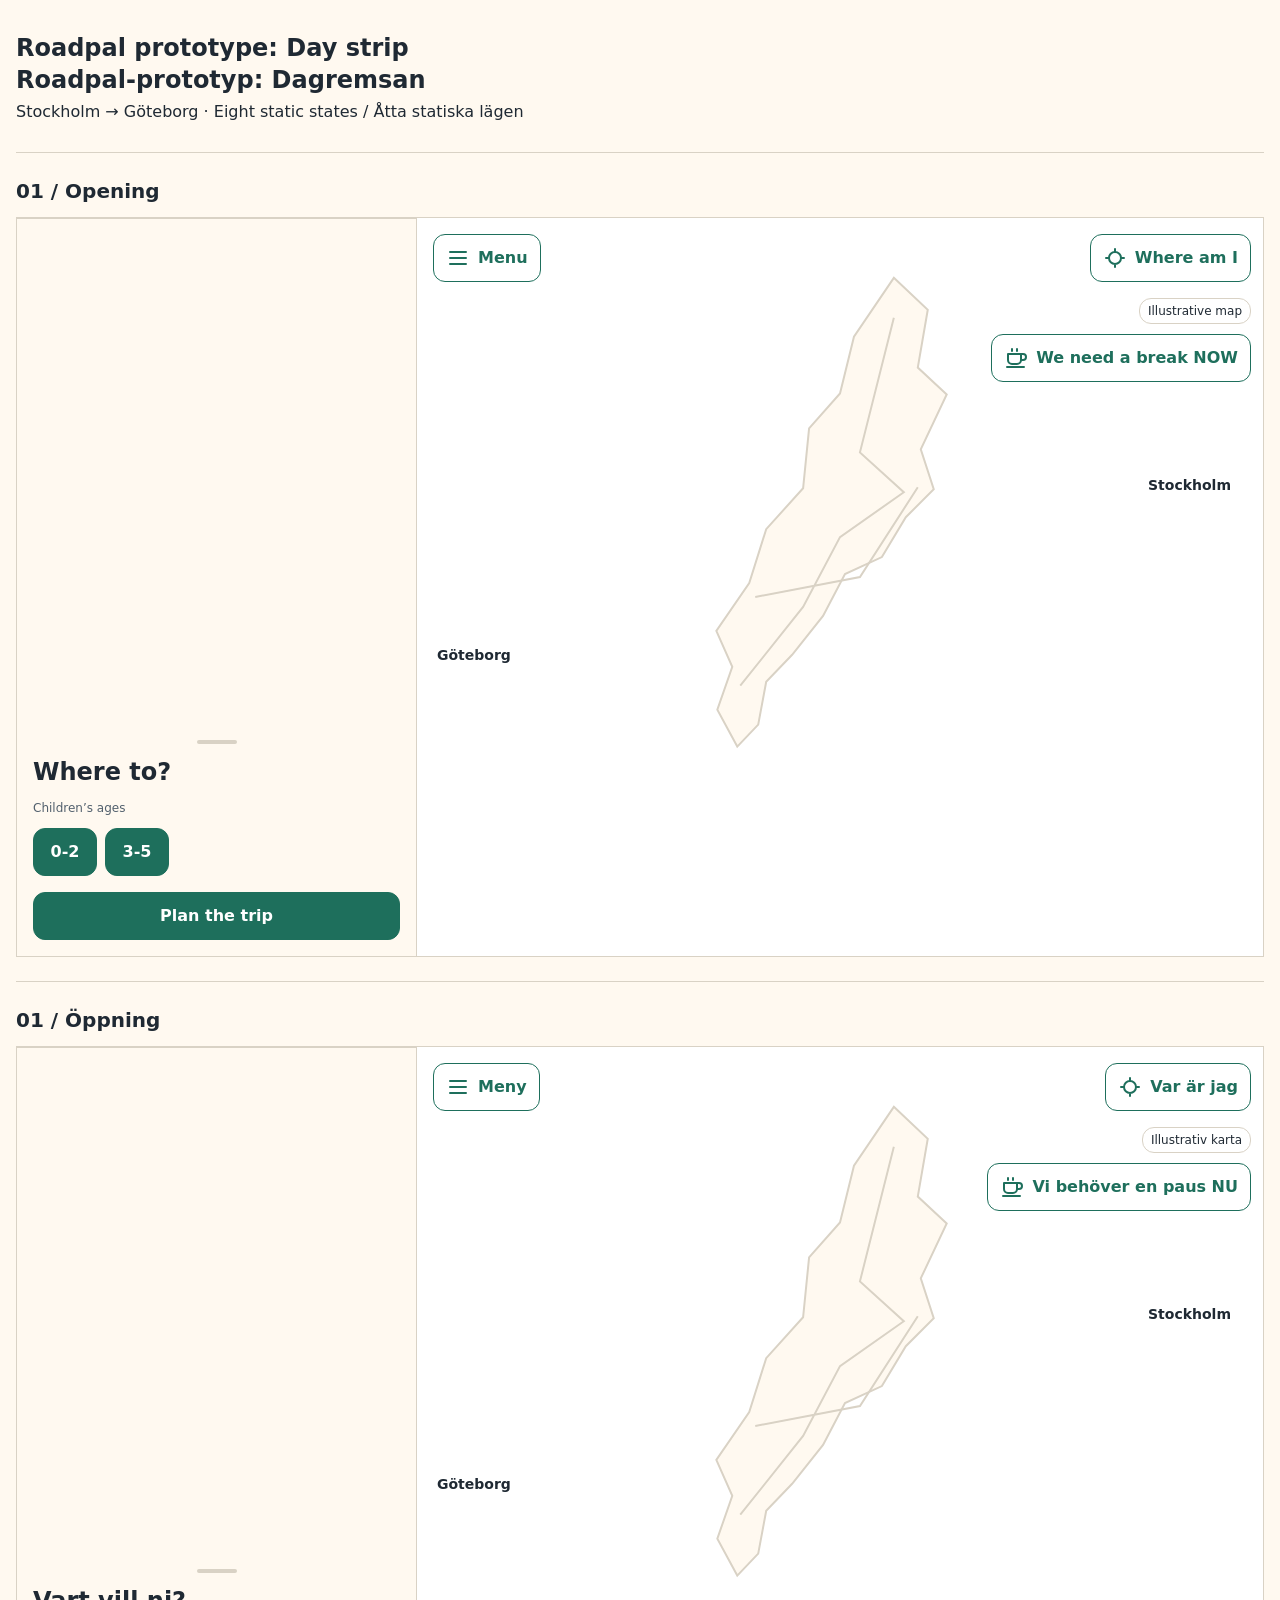
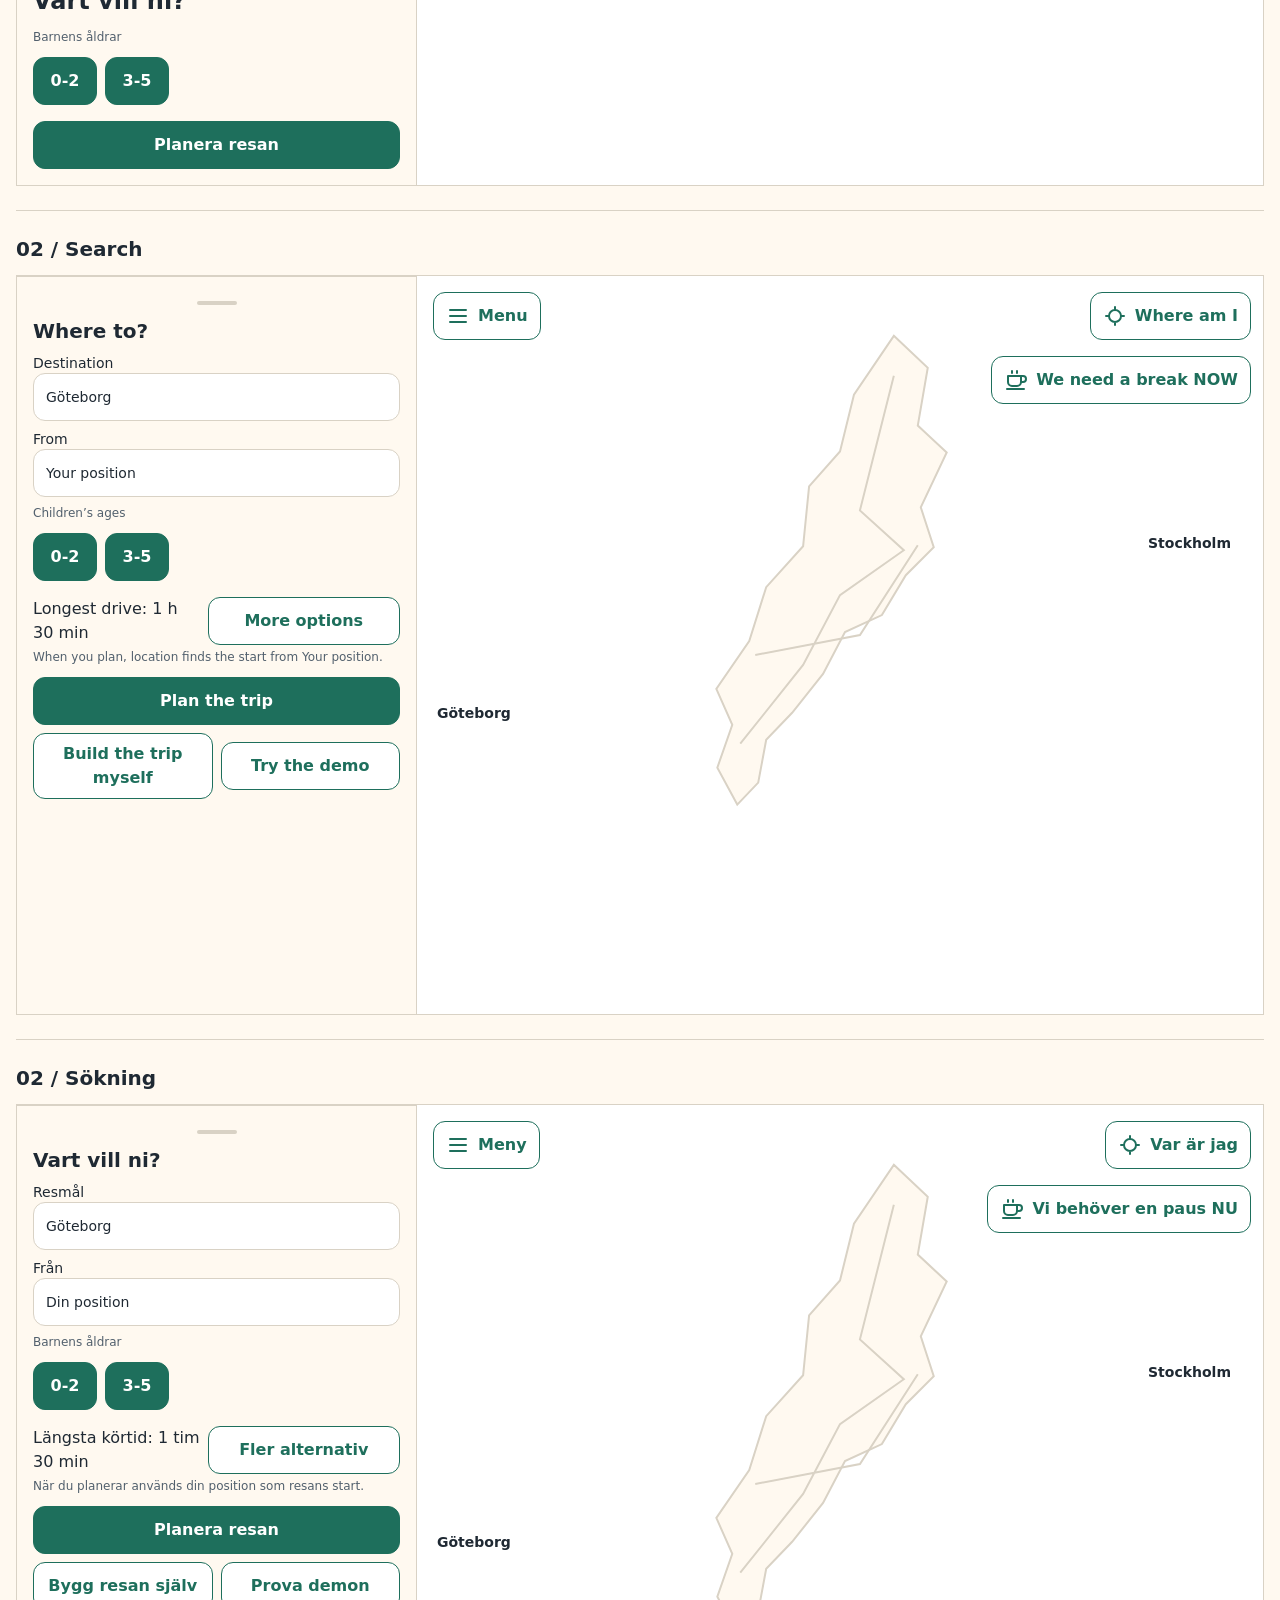
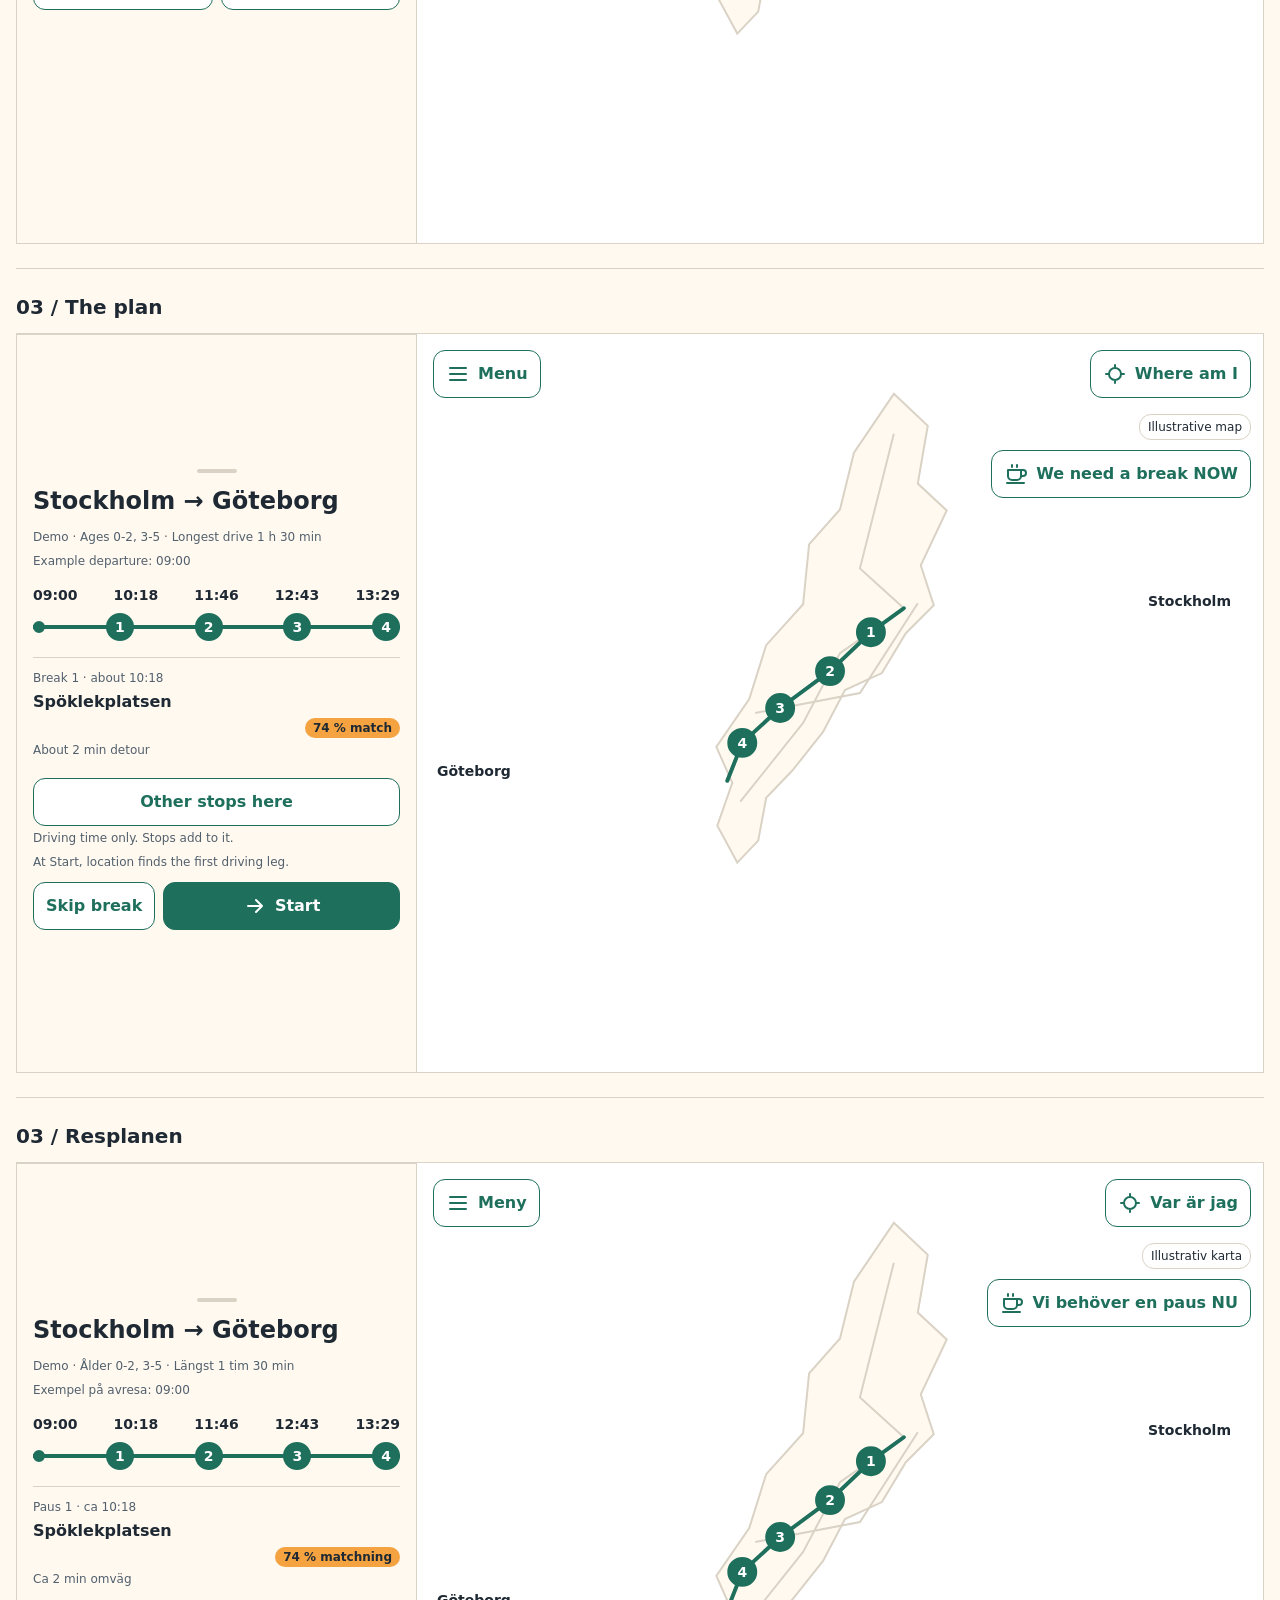
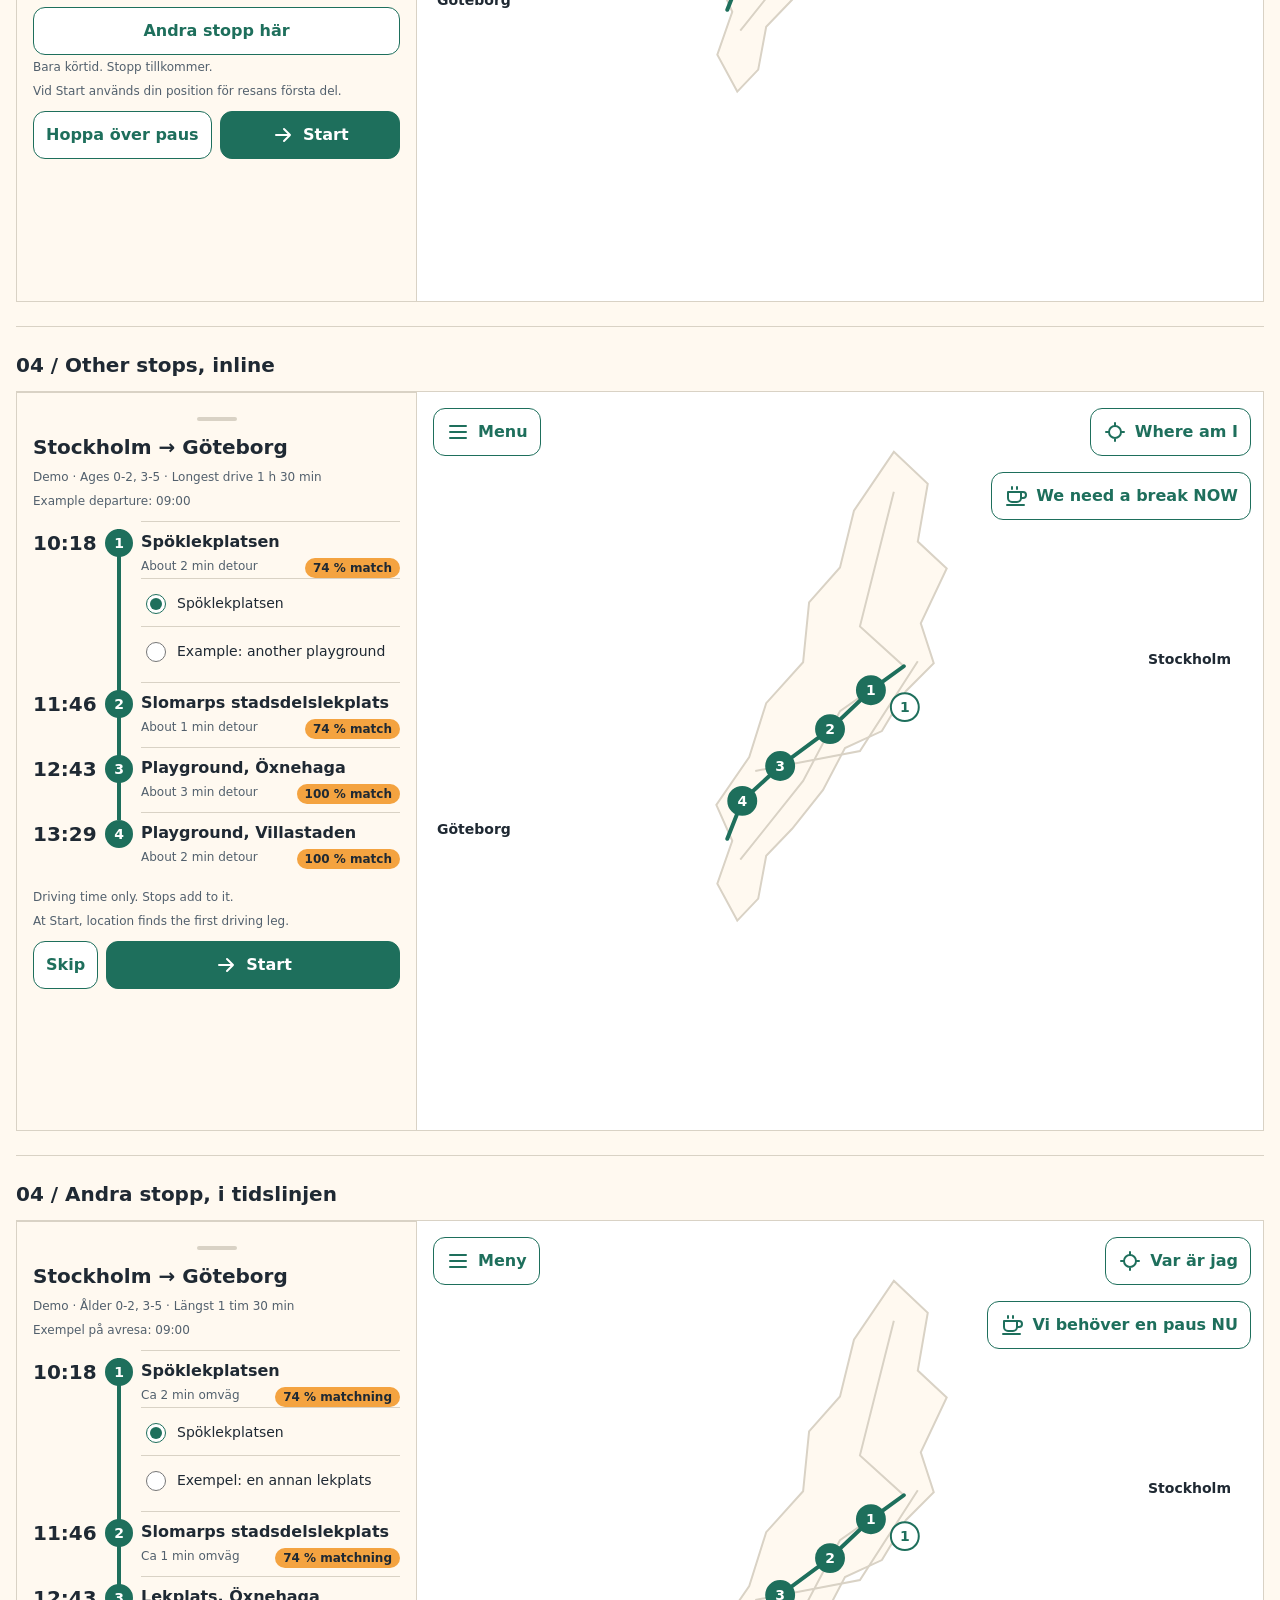
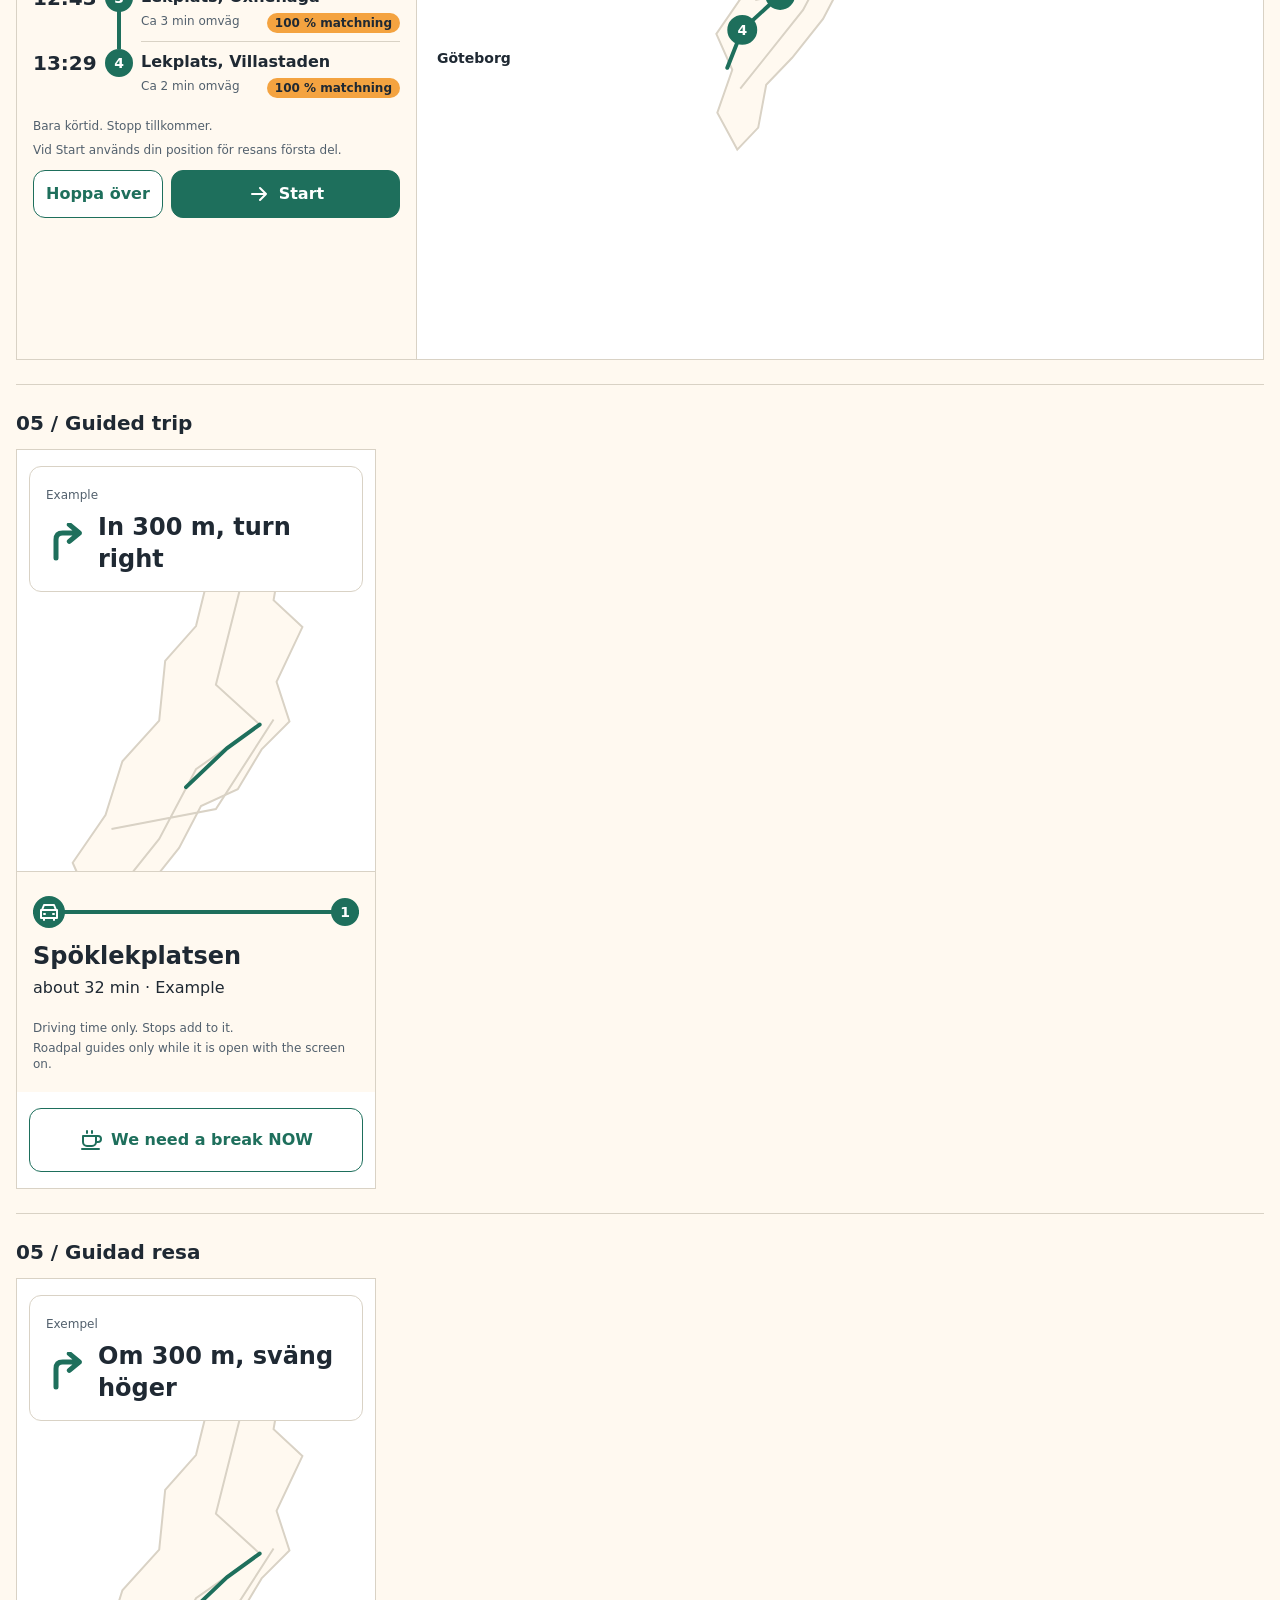
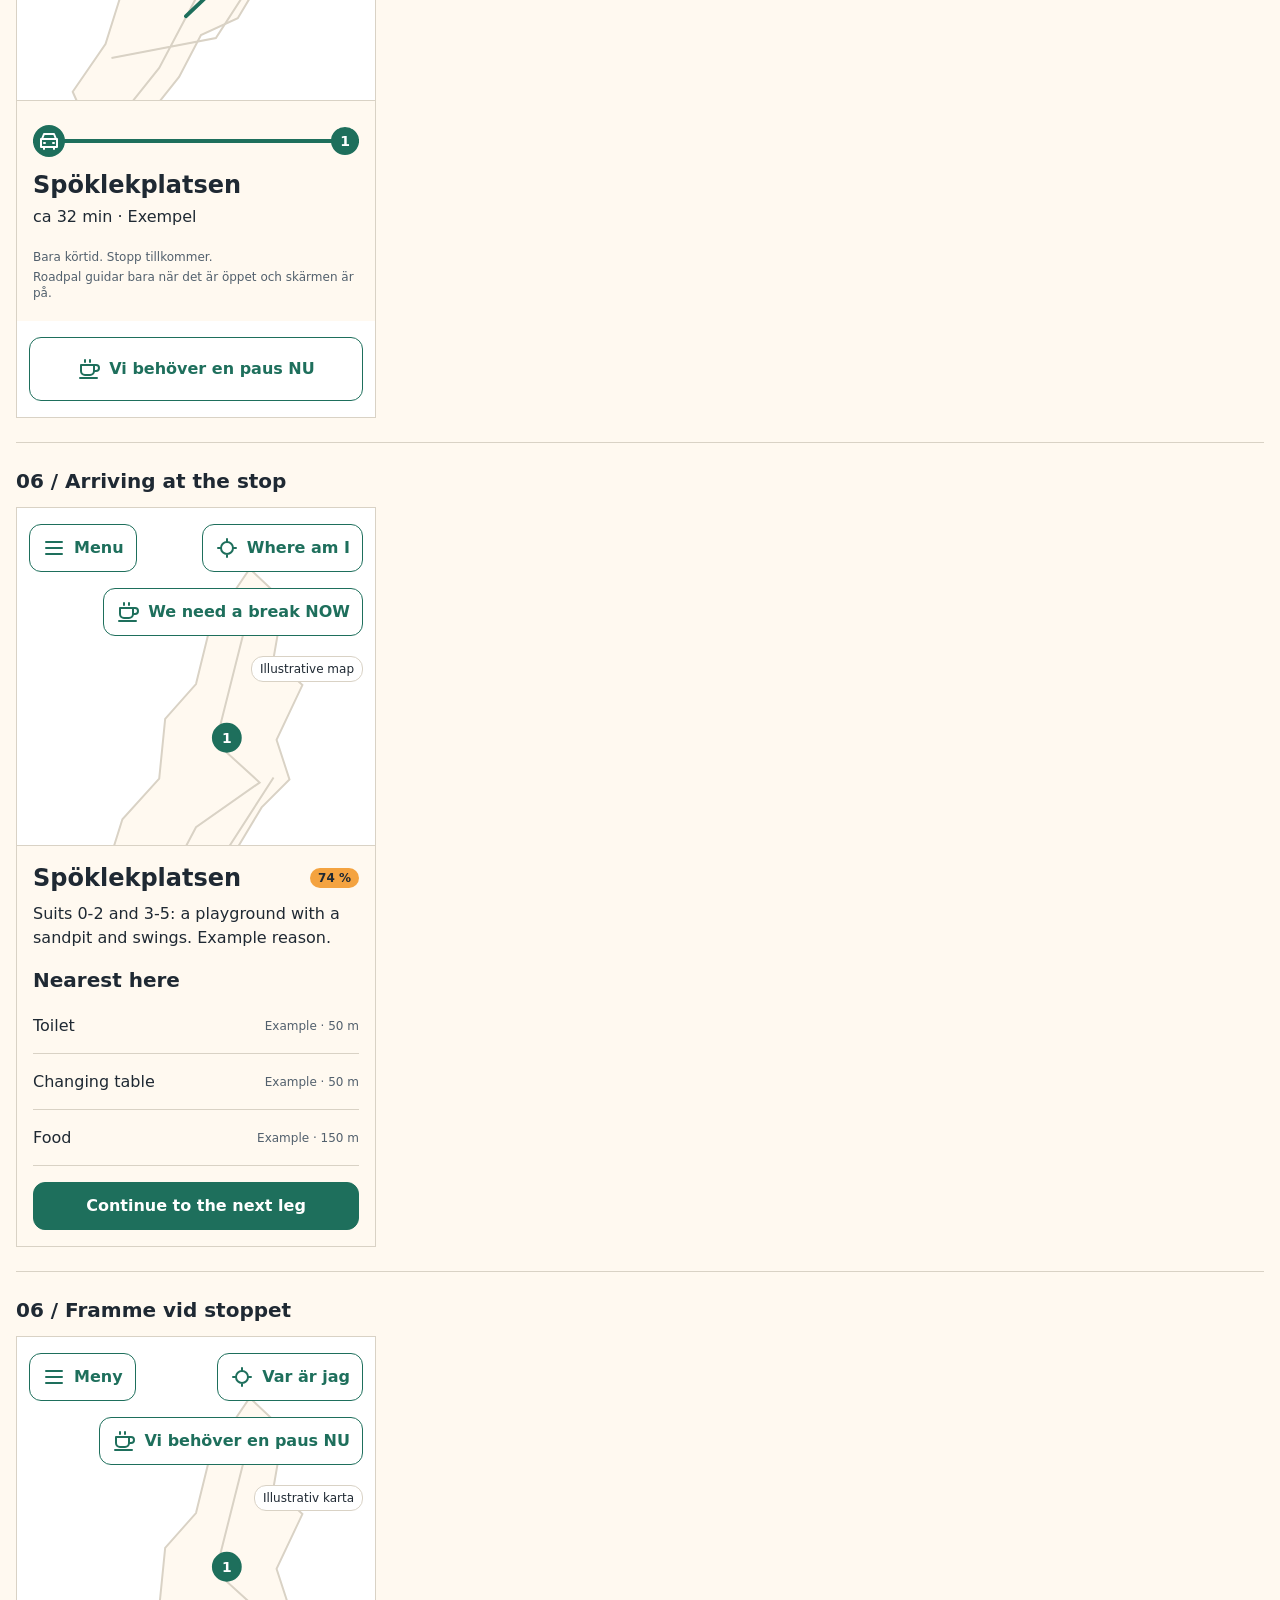
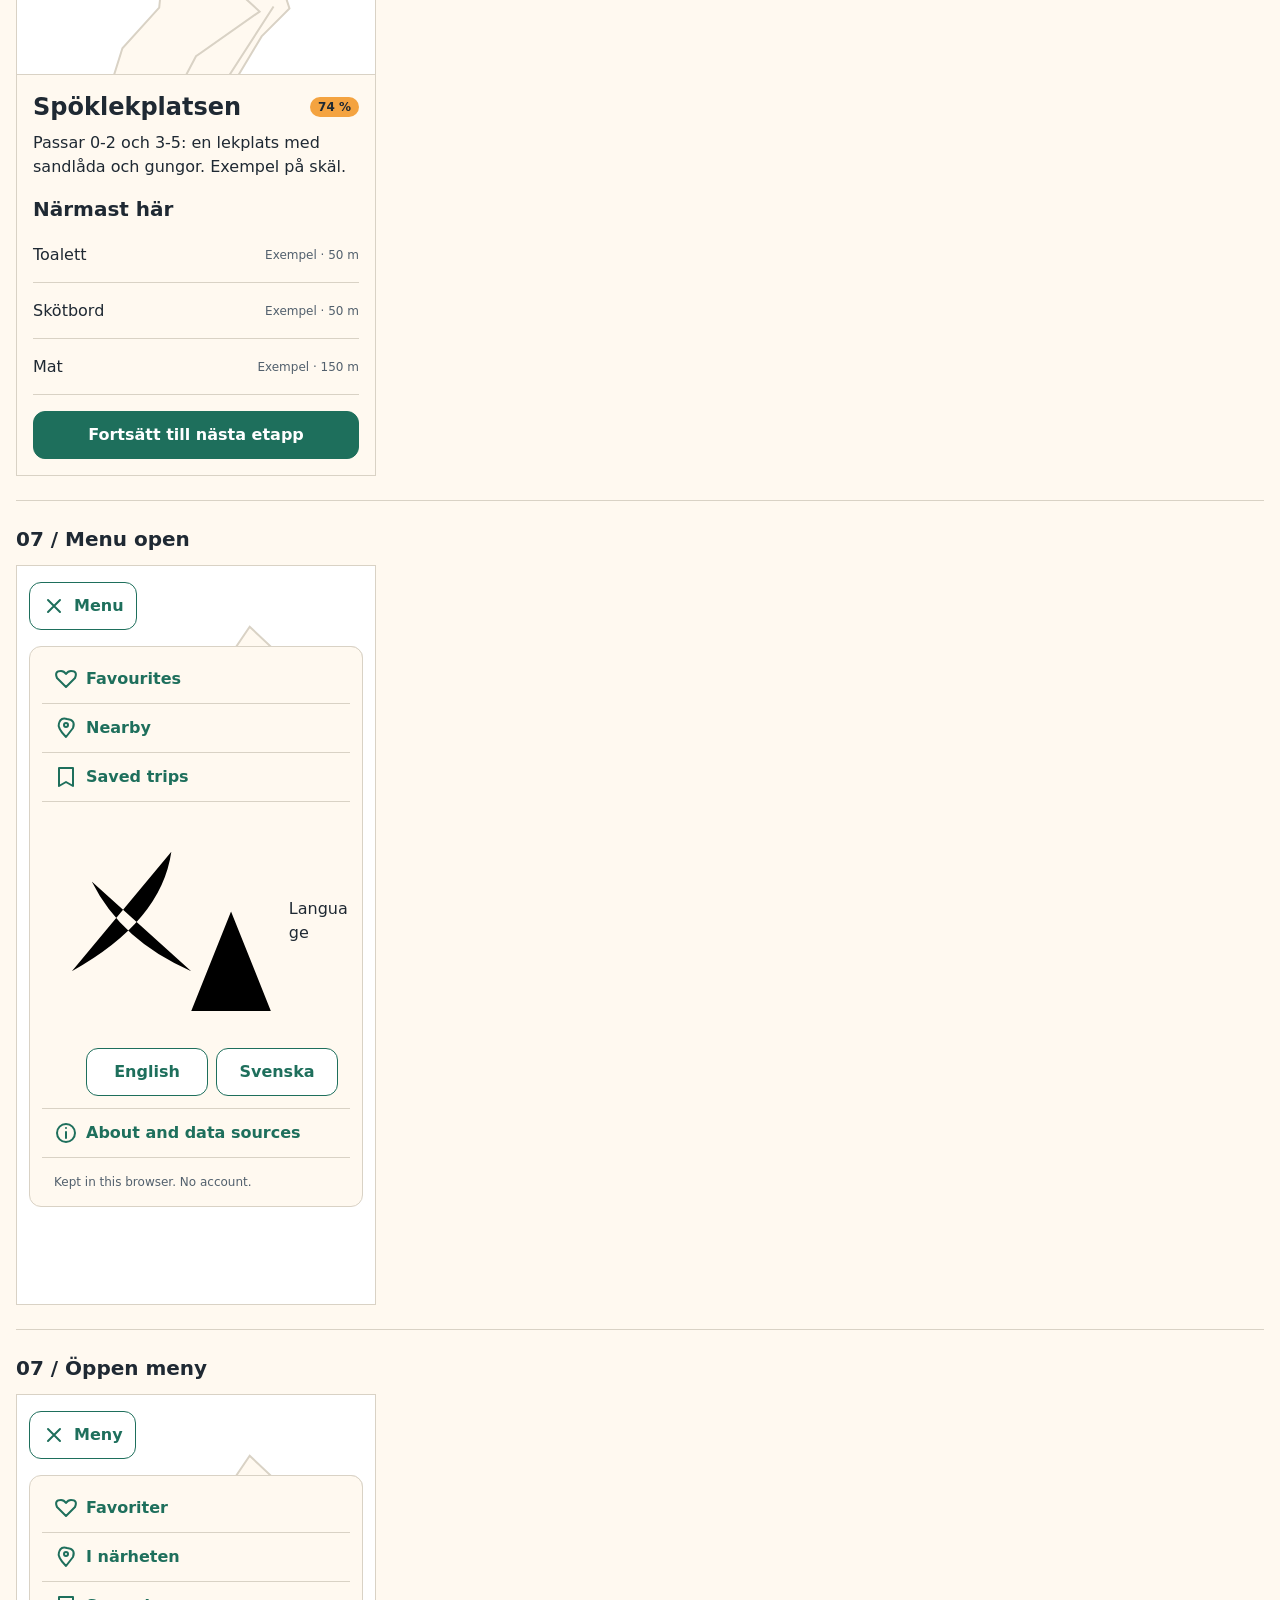
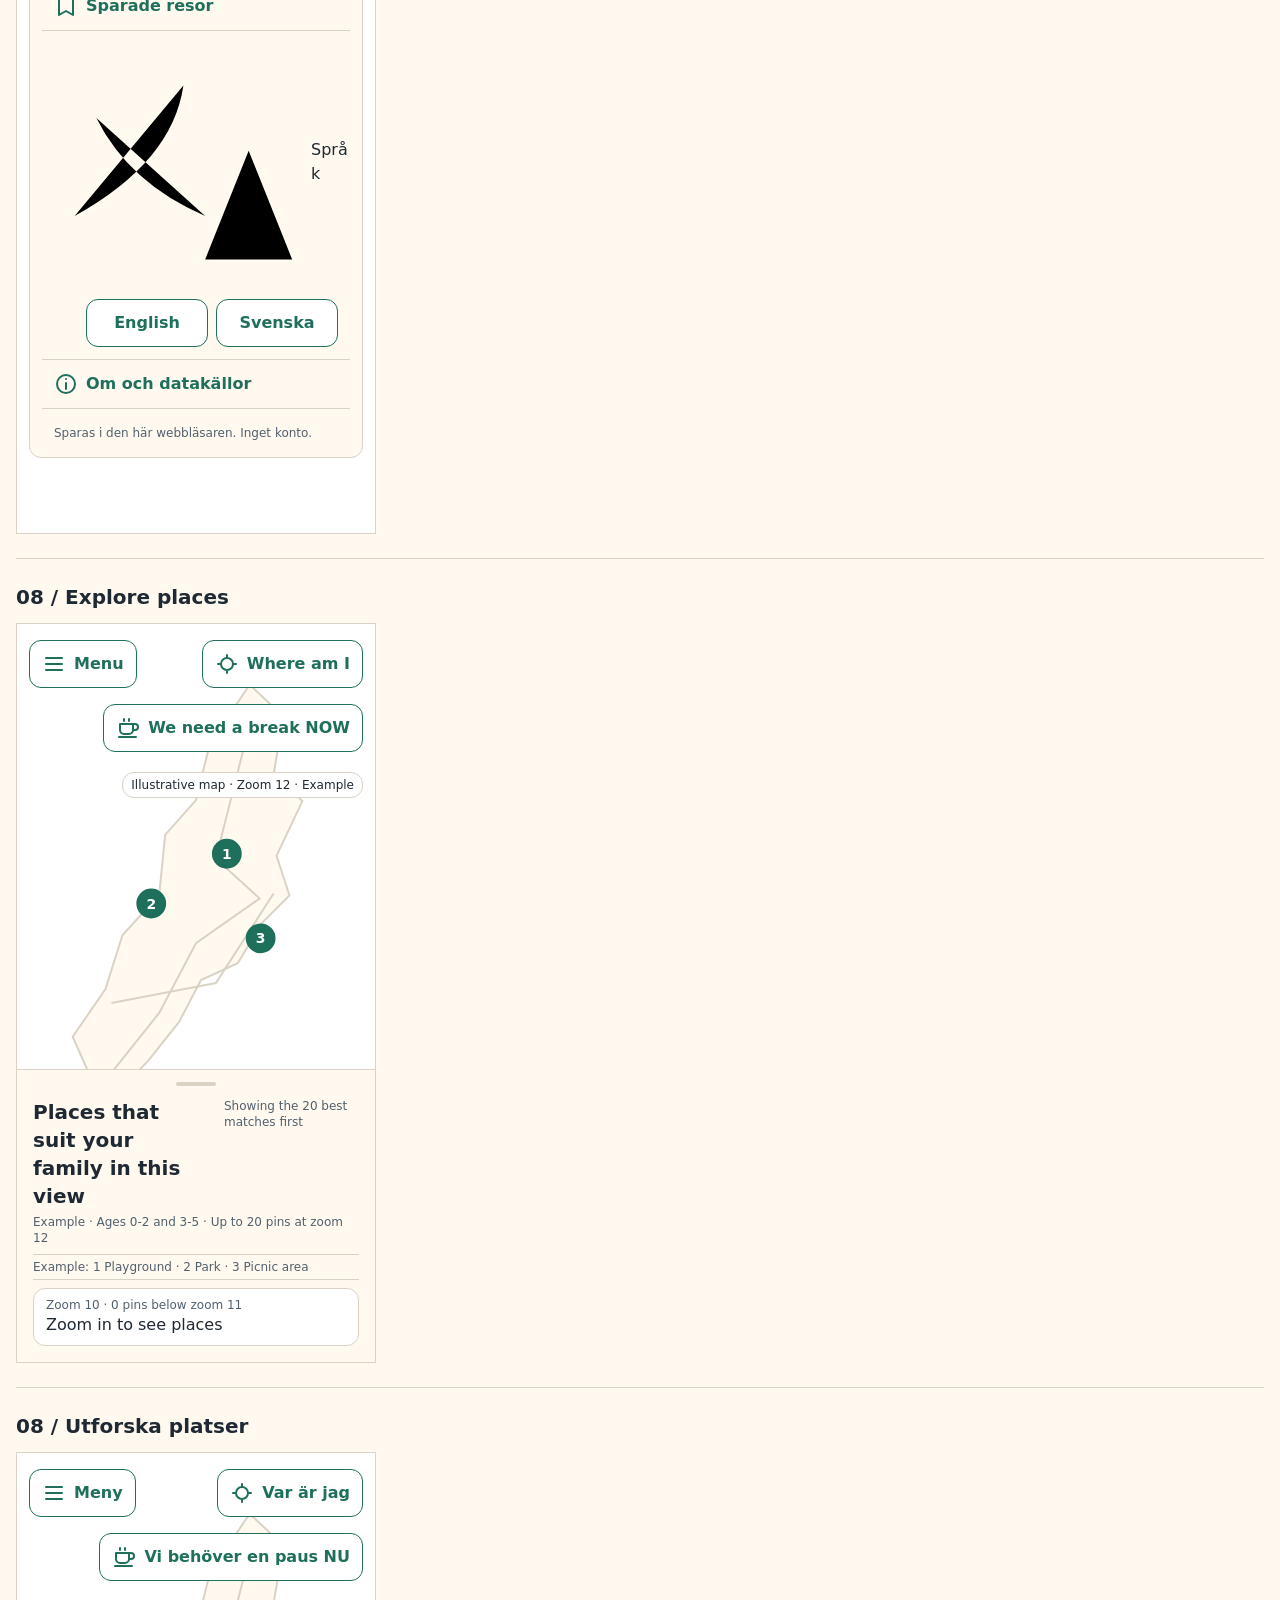
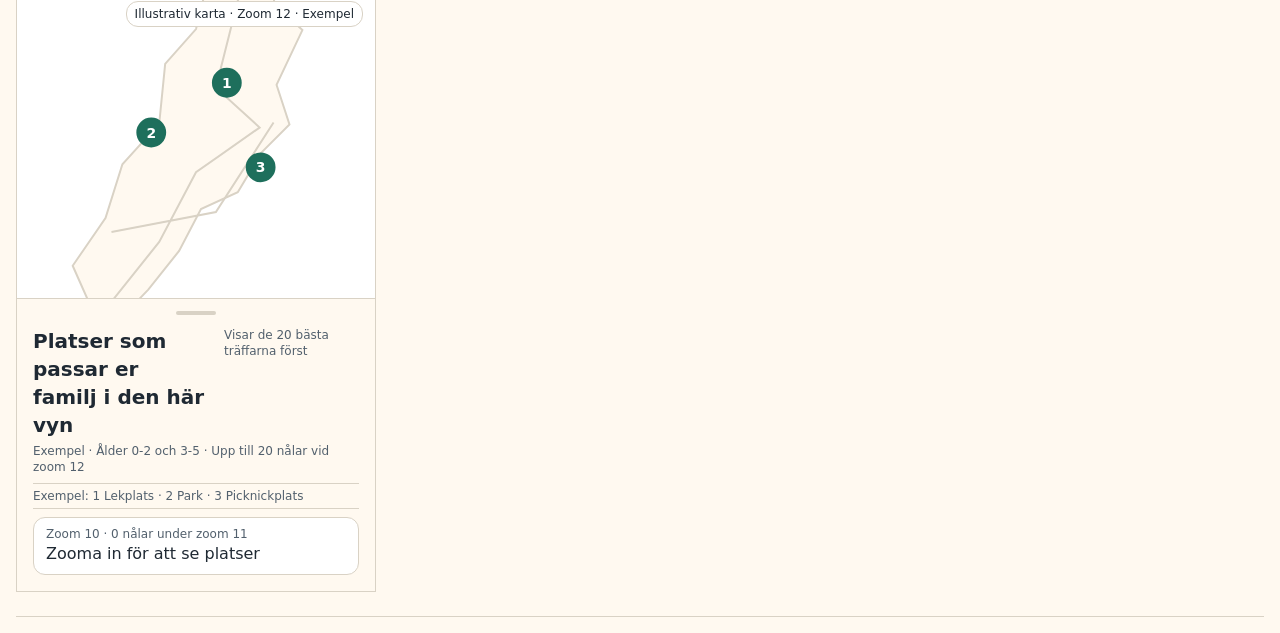
<file: design/day-strip.html>
<!DOCTYPE html>
<html lang="en">
<head>
<meta charset="utf-8">
<meta name="viewport" content="width=device-width, initial-scale=1">
<title>Roadpal prototype: Day strip / Roadpal-prototyp: Dagremsan</title>
<style>
:root { --background:#FFF9F0; --surface:#FFFFFF; --text:#1F2933; --text-muted:#52606D; --primary:#1E6F5C; --on-primary:#FFFFFF; --accent:#F4A340; --border:#D9D2C5; --on-accent:#1F2933; }
@media (prefers-color-scheme: dark) { :root { --background:#14181B; --surface:#1E2429; --text:#F2F4F5; --text-muted:#B4BDC4; --primary:#5CC8A8; --on-primary:#0B1F19; --accent:#F4B860; --border:#3A444B; --on-accent:#14181B; } }
* { box-sizing:border-box; }
body { margin:0; background:var(--background); color:var(--text); font:16px/24px system-ui,-apple-system,"Segoe UI",Roboto,sans-serif; }
main.prototype { max-width:1280px; margin:auto; padding:16px; }
header { padding:16px 0 24px; border-bottom:1px solid var(--border); }
h1 { font-size:24px; line-height:32px; margin:0; } h1 span { display:block; } h2 { font-size:20px; line-height:28px; margin:0 0 12px; }
p { margin:4px 0; } small,.small { font-size:12px; line-height:16px; color:var(--text-muted); }
section { padding:24px 0; border-bottom:1px solid var(--border); }
.frame { width:360px; max-width:100%; height:740px; position:relative; isolation:isolate; border:1px solid var(--border); background:var(--surface); overflow:hidden; }
.map { position:absolute; inset:0; } .map svg { width:100%; height:100%; }
.land { fill:var(--background); stroke:var(--border); stroke-width:2; } .road { fill:none; stroke:var(--border); stroke-width:2; }
.route { fill:none; stroke:var(--primary); stroke-width:4; stroke-linecap:round; stroke-linejoin:round; }
.pin circle { fill:var(--primary); stroke:var(--primary); stroke-width:2; } .pin text { fill:var(--on-primary); text-anchor:middle; dominant-baseline:central; font-size:14px; font-weight:700; }
.outline circle { fill:var(--surface); } .outline text { fill:var(--primary); }
.map-label { position:absolute; top:80px; right:12px; padding:4px 8px; background:var(--surface); border:1px solid var(--border); border-radius:12px; font-size:12px; line-height:16px; }
.city { position:absolute; padding:4px 8px; background:var(--surface); font-size:14px; font-weight:700; border-radius:12px; }
.stockholm { top:34%; right:12px; } .goteborg { top:57%; left:12px; }
.controls { position:absolute; inset:16px 12px auto; display:flex; justify-content:space-between; gap:8px; }
button,input { font:inherit; } button { min-width:48px; min-height:48px; padding:8px 12px; border:1px solid var(--primary); border-radius:12px; color:var(--primary); background:var(--surface); font-weight:700; cursor:pointer; }
button:focus-visible,input:focus-visible { outline:3px solid var(--primary); outline-offset:2px; }
button svg { width:24px; height:24px; flex:none; fill:none; stroke:currentColor; stroke-width:2; stroke-linecap:round; stroke-linejoin:round; }
.icon-button { display:inline-flex; align-items:center; justify-content:center; gap:8px; }
.pause { position:absolute; right:12px; top:116px; }
.sheet { position:absolute; bottom:0; left:0; right:0; padding:8px 16px 16px; background:var(--background); border-top:1px solid var(--border); border-radius:12px 12px 0 0; max-height:calc(100% - 184px); overflow-y:auto; }
.handle { width:40px; height:4px; border-radius:12px; background:var(--border); margin:0 auto 12px; }
.search .sheet { max-height:calc(100% - 184px); } .options .sheet { max-height:calc(100% - 184px); }
.sheet h3 { font-size:24px; line-height:32px; margin:0 0 8px; }
.chips { display:flex; flex-wrap:wrap; gap:8px; margin:8px 0; } .chip { border-radius:12px; min-width:64px; } .chip[aria-pressed=true] { background:var(--primary); color:var(--on-primary); }
.primary { width:100%; background:var(--primary); color:var(--on-primary); } .wide { width:100%; margin-top:8px; }
label.field { display:block; margin:8px 0; font-size:14px; line-height:20px; } .field input { display:block; width:100%; min-height:48px; padding:8px 12px; border:1px solid var(--border); border-radius:12px; background:var(--surface); color:var(--text); }
.actions { display:flex; gap:8px; margin-top:8px; } .actions .primary { flex:1; }
.strip { margin:12px 0 8px; } .strip-clocks { display:flex; justify-content:space-between; font-size:14px; line-height:20px; font-weight:700; font-variant-numeric:tabular-nums; }
.strip-nodes { isolation:isolate; position:relative; display:flex; justify-content:space-between; align-items:center; margin:8px 0; } .strip-nodes:before { content:""; position:absolute; left:0; right:0; height:4px; background:var(--primary); z-index:-1; }
.node { display:inline-flex; align-items:center; justify-content:center; width:28px; height:28px; flex:none; border:2px solid var(--primary); border-radius:50%; color:var(--on-primary); background:var(--primary); font-size:14px; font-weight:700; } .departure { width:12px; height:12px; }
.stop { border-top:1px solid var(--border); padding:8px 0; min-width:0; } .name { font-weight:700; overflow-wrap:anywhere; } .pill { display:table; margin:4px 0 4px auto; padding:0 8px; border-radius:12px; background:var(--accent); color:var(--on-accent); font-size:12px; line-height:20px; font-weight:700; white-space:nowrap; }
.timeline { list-style:none; margin:8px 0; padding:0; } .timeline li { display:grid; grid-template-columns:64px 28px minmax(0,1fr); gap:8px; position:relative; }
.clock { font-size:20px; line-height:28px; font-weight:700; font-variant-numeric:tabular-nums; padding-top:8px; } .spine { isolation:isolate; position:relative; padding-top:8px; } .spine:before { content:""; position:absolute; top:8px; bottom:-8px; width:4px; left:12px; background:var(--primary); z-index:-1; } .timeline li:last-child .spine:before { display:none; }
.radio { display:flex; align-items:center; gap:8px; min-height:48px; padding:4px 0; border-top:1px solid var(--border); font-size:14px; line-height:20px; } input[type=radio] { width:20px; height:20px; flex:none; accent-color:var(--primary); }
@media(min-width:800px) { .frame { width:100%; } .sheet { width:400px; right:auto; top:0; max-height:100%; border-radius:0; border-right:1px solid var(--border); display:flex; flex-direction:column; justify-content:flex-end; } .search .sheet,.options .sheet { max-height:100%; justify-content:flex-start; padding-top:24px; } .plan .sheet { justify-content:center; } .map { left:400px; } .controls { left:416px; } .pause { top:116px; } .stockholm { right:24px; } }

/* Keep the raised sheet's actions visible while leaving the map controls above it. */
.search .sheet,.options .sheet { max-height:calc(100% - 136px); }
.search .pause,.options .pause { top:80px; }
.search .field { margin:4px 0; }
.search h3,.options h3 { font-size:20px; line-height:28px; margin-bottom:4px; }
.search .choices { display:flex; align-items:center; gap:8px; margin-top:8px; }
.search .choices > * { flex:1; min-width:0; margin:0; }
.options .stop .pill { float:right; margin:4px 0 0 4px; }
.options .sheet { padding-bottom:8px; }
@media(min-width:800px) { .search .sheet,.options .sheet { max-height:100%; } }

/* Moving and arrival views retain the phone layout at every page width. */
.guided.frame,.arrive.frame { width:360px; }
.guided .map,.arrive .map { inset:0; }
.guided .sheet,.arrive .sheet { top:auto; right:0; width:auto; display:block; max-height:calc(100% - 184px); border-right:0; }
.guided .sheet { bottom:96px; padding:16px; }
.guided .pause { top:auto; bottom:16px; left:12px; right:12px; min-height:64px; }
.turn-banner { position:absolute; top:16px; left:12px; right:12px; padding:16px; border:1px solid var(--border); border-radius:12px; background:var(--surface); }
.turn-direction { display:flex; gap:12px; align-items:center; margin-top:8px; font-size:24px; line-height:32px; font-weight:700; }
.turn-direction svg { width:40px; height:40px; flex:none; fill:none; stroke:var(--primary); stroke-width:3; stroke-linecap:round; stroke-linejoin:round; }
.guided .strip { margin:0 0 16px; }
.car-dot { width:32px; height:32px; }
.car-dot svg { width:24px; height:24px; fill:none; stroke:currentColor; stroke-width:2; stroke-linecap:round; stroke-linejoin:round; }
.next-stop { display:flex; gap:12px; align-items:center; margin-top:12px; }
.next-stop h3 { font-size:24px; line-height:32px; margin:0; overflow-wrap:anywhere; }
.arrive .controls { left:12px; }
.arrive .pause { top:80px; }
.arrive .map-label { top:148px; }
.arrive .sheet { padding:16px; }
.arrival-heading { display:flex; flex-wrap:wrap; align-items:center; gap:8px; margin-bottom:8px; }
.arrival-heading h3 { margin:0; overflow-wrap:anywhere; }
.arrival-heading .pill { margin:0 0 0 auto; }
.nearest-heading { font-size:20px; line-height:28px; margin:16px 0 4px; }
.nearest { list-style:none; margin:0 0 16px; padding:0; }
.nearest li { min-height:56px; padding:8px 0; border-bottom:1px solid var(--border); display:flex; flex-wrap:wrap; align-items:center; justify-content:space-between; gap:4px 12px; }

/* Menu is a map popover; exploration keeps the sheet below the visible pins. */
.menu-open.frame,.explore.frame { width:360px; }
.menu-open .map,.explore .map { inset:0; }
.menu-open .controls,.explore .controls { left:12px; }
.menu-panel { position:absolute; top:80px; left:12px; right:12px; padding:8px 12px 16px; background:var(--background); border:1px solid var(--border); border-radius:12px; }
.menu-list { list-style:none; margin:0; padding:0; }
.menu-list > li { border-bottom:1px solid var(--border); }
.menu-entry { width:100%; border:0; border-radius:0; background:transparent; justify-content:flex-start; text-align:left; overflow-wrap:anywhere; }
.menu-entry span { min-width:0; }
.language-row { display:flex; flex-wrap:wrap; gap:8px; padding:0 12px 12px 44px; }
.language-row button { flex:1; }
.menu-panel > p { margin:16px 12px 0; }
.explore .pause { top:80px; }
.explore .map-label { top:148px; }
.explore .sheet { top:auto; right:0; width:auto; max-height:calc(100% - 340px); display:block; border-right:0; padding:12px 16px 16px; }
.explore-summary { display:flex; flex-wrap:wrap; gap:8px 16px; align-items:flex-start; }
.explore-summary h3 { flex:1 1 170px; font-size:20px; line-height:28px; margin:0; }
.explore-summary p { flex:1 1 130px; margin:0; }
.example-places { margin:8px 0; padding:4px 0; border-top:1px solid var(--border); border-bottom:1px solid var(--border); }
.zoom-state { padding:8px 12px; border:1px solid var(--border); border-radius:12px; background:var(--surface); }
.zoom-state p { margin:0; }
</style>
</head>
<body>
<main class="prototype">
<svg aria-hidden="true" width="0" height="0" style="position:absolute;overflow:hidden"><symbol id="sweden-map" viewBox="0 0 360 740"><path class="land" d="M234 60 L268 92 258 150 287 177 261 232 274 272 246 300 222 340 185 357 163 399 132 438 106 465 98 508 77 530 57 493 72 450 56 414 89 366 106 312 143 271 149 211 180 176 194 119 Z"/><path class="road" d="M234 100 L200 235 244 275 180 320 143 390 80 469 M95 380 L200 360 258 270"/></symbol></svg>
<header><h1>Roadpal prototype: Day strip<span lang="sv">Roadpal-prototyp: Dagremsan</span></h1><p>Stockholm → Göteborg · <span lang="en">Eight static states</span> / <span lang="sv">Åtta statiska lägen</span></p></header>
<section lang="en" data-section="s1-opening">
<h2>01 / Opening</h2>
<div class="frame opening"><div class="map"><svg viewBox="0 0 360 740" aria-hidden="true"><use href="#sweden-map"/></svg><span class="map-label">Illustrative map</span><span class="city stockholm">Stockholm</span><span class="city goteborg">Göteborg</span></div>
<div class="controls"><button type="button" class="icon-button"><svg viewBox="0 0 24 24" aria-hidden="true"><path d="M4 6 H20 M4 12 H20 M4 18 H20"/></svg>Menu</button><button type="button" class="icon-button" title="Your location centres this map."><svg viewBox="0 0 24 24" aria-hidden="true"><path d="M12 3 V6 M12 18 V21 M3 12 H6 M18 12 H21 M18 12 A6 6 0 1 1 6 12 A6 6 0 1 1 18 12"/></svg>Where am I</button></div>
<button type="button" class="pause icon-button"><svg viewBox="0 0 24 24" aria-hidden="true"><path d="M4 8 H17 V14 A4 4 0 0 1 13 18 H8 A4 4 0 0 1 4 14 Z M17 8 H19 A3 3 0 0 1 19 14 H17 M3 21 H20 M8 3 V5 M13 3 V5"/></svg>We need a break NOW</button>
<div class="sheet"><div class="handle"></div>
<h3>Where to?</h3>
<p class="small">Children’s ages</p><div class="chips"><button type="button" class="chip" aria-pressed="true">0-2</button><button type="button" class="chip" aria-pressed="true">3-5</button></div>
<button type="button" class="primary wide">Plan the trip</button>
</div></div>
</section>
<section lang="sv" data-section="s1-opening">
<h2>01 / Öppning</h2>
<div class="frame opening"><div class="map"><svg viewBox="0 0 360 740" aria-hidden="true"><use href="#sweden-map"/></svg><span class="map-label">Illustrativ karta</span><span class="city stockholm">Stockholm</span><span class="city goteborg">Göteborg</span></div>
<div class="controls"><button type="button" class="icon-button"><svg viewBox="0 0 24 24" aria-hidden="true"><path d="M4 6 H20 M4 12 H20 M4 18 H20"/></svg>Meny</button><button type="button" class="icon-button" title="Din position centrerar kartan."><svg viewBox="0 0 24 24" aria-hidden="true"><path d="M12 3 V6 M12 18 V21 M3 12 H6 M18 12 H21 M18 12 A6 6 0 1 1 6 12 A6 6 0 1 1 18 12"/></svg>Var är jag</button></div>
<button type="button" class="pause icon-button"><svg viewBox="0 0 24 24" aria-hidden="true"><path d="M4 8 H17 V14 A4 4 0 0 1 13 18 H8 A4 4 0 0 1 4 14 Z M17 8 H19 A3 3 0 0 1 19 14 H17 M3 21 H20 M8 3 V5 M13 3 V5"/></svg>Vi behöver en paus NU</button>
<div class="sheet"><div class="handle"></div>
<h3>Vart vill ni?</h3>
<p class="small">Barnens åldrar</p><div class="chips"><button type="button" class="chip" aria-pressed="true">0-2</button><button type="button" class="chip" aria-pressed="true">3-5</button></div>
<button type="button" class="primary wide">Planera resan</button>
</div></div>
</section>
<section lang="en" data-section="s2-search">
<h2>02 / Search</h2>
<div class="frame search"><div class="map"><svg viewBox="0 0 360 740" aria-hidden="true"><use href="#sweden-map"/></svg><span class="map-label">Illustrative map</span><span class="city stockholm">Stockholm</span><span class="city goteborg">Göteborg</span></div>
<div class="controls"><button type="button" class="icon-button"><svg viewBox="0 0 24 24" aria-hidden="true"><path d="M4 6 H20 M4 12 H20 M4 18 H20"/></svg>Menu</button><button type="button" class="icon-button" title="Your location centres this map."><svg viewBox="0 0 24 24" aria-hidden="true"><path d="M12 3 V6 M12 18 V21 M3 12 H6 M18 12 H21 M18 12 A6 6 0 1 1 6 12 A6 6 0 1 1 18 12"/></svg>Where am I</button></div>
<button type="button" class="pause icon-button"><svg viewBox="0 0 24 24" aria-hidden="true"><path d="M4 8 H17 V14 A4 4 0 0 1 13 18 H8 A4 4 0 0 1 4 14 Z M17 8 H19 A3 3 0 0 1 19 14 H17 M3 21 H20 M8 3 V5 M13 3 V5"/></svg>We need a break NOW</button>
<div class="sheet"><div class="handle"></div>
<h3>Where to?</h3>
<label class="field">Destination<input value="Göteborg" readonly></label><label class="field">From<input value="Your position" readonly></label>
<p class="small">Children’s ages</p><div class="chips"><button type="button" class="chip" aria-pressed="true">0-2</button><button type="button" class="chip" aria-pressed="true">3-5</button></div>
<div class="choices"><p>Longest drive: 1 h 30 min</p><button type="button">More options</button></div>
<p class="small">When you plan, location finds the start from Your position.</p>
<button type="button" class="primary wide">Plan the trip</button>
<div class="choices"><button type="button">Build the trip myself</button><button type="button">Try the demo</button></div>
</div></div>
</section>
<section lang="sv" data-section="s2-search">
<h2>02 / Sökning</h2>
<div class="frame search"><div class="map"><svg viewBox="0 0 360 740" aria-hidden="true"><use href="#sweden-map"/></svg><span class="map-label">Illustrativ karta</span><span class="city stockholm">Stockholm</span><span class="city goteborg">Göteborg</span></div>
<div class="controls"><button type="button" class="icon-button"><svg viewBox="0 0 24 24" aria-hidden="true"><path d="M4 6 H20 M4 12 H20 M4 18 H20"/></svg>Meny</button><button type="button" class="icon-button" title="Din position centrerar kartan."><svg viewBox="0 0 24 24" aria-hidden="true"><path d="M12 3 V6 M12 18 V21 M3 12 H6 M18 12 H21 M18 12 A6 6 0 1 1 6 12 A6 6 0 1 1 18 12"/></svg>Var är jag</button></div>
<button type="button" class="pause icon-button"><svg viewBox="0 0 24 24" aria-hidden="true"><path d="M4 8 H17 V14 A4 4 0 0 1 13 18 H8 A4 4 0 0 1 4 14 Z M17 8 H19 A3 3 0 0 1 19 14 H17 M3 21 H20 M8 3 V5 M13 3 V5"/></svg>Vi behöver en paus NU</button>
<div class="sheet"><div class="handle"></div>
<h3>Vart vill ni?</h3>
<label class="field">Resmål<input value="Göteborg" readonly></label><label class="field">Från<input value="Din position" readonly></label>
<p class="small">Barnens åldrar</p><div class="chips"><button type="button" class="chip" aria-pressed="true">0-2</button><button type="button" class="chip" aria-pressed="true">3-5</button></div>
<div class="choices"><p>Längsta körtid: 1 tim 30 min</p><button type="button">Fler alternativ</button></div>
<p class="small">När du planerar används din position som resans start.</p>
<button type="button" class="primary wide">Planera resan</button>
<div class="choices"><button type="button">Bygg resan själv</button><button type="button">Prova demon</button></div>
</div></div>
</section>
<section lang="en" data-section="s3-plan">
<h2>03 / The plan</h2>
<div class="frame plan"><div class="map"><svg viewBox="0 0 360 740" aria-hidden="true"><use href="#sweden-map"/><path class="route" d="M244 275 L211 299 170 338 120 375 82 410 67 448"/><g class="pin" transform="translate(211 299)"><circle r="14"/><text>1</text></g><g class="pin" transform="translate(170 338)"><circle r="14"/><text>2</text></g><g class="pin" transform="translate(120 375)"><circle r="14"/><text>3</text></g><g class="pin" transform="translate(82 410)"><circle r="14"/><text>4</text></g></svg><span class="map-label">Illustrative map</span><span class="city stockholm">Stockholm</span><span class="city goteborg">Göteborg</span></div>
<div class="controls"><button type="button" class="icon-button"><svg viewBox="0 0 24 24" aria-hidden="true"><path d="M4 6 H20 M4 12 H20 M4 18 H20"/></svg>Menu</button><button type="button" class="icon-button" title="Your location centres this map."><svg viewBox="0 0 24 24" aria-hidden="true"><path d="M12 3 V6 M12 18 V21 M3 12 H6 M18 12 H21 M18 12 A6 6 0 1 1 6 12 A6 6 0 1 1 18 12"/></svg>Where am I</button></div>
<button type="button" class="pause icon-button"><svg viewBox="0 0 24 24" aria-hidden="true"><path d="M4 8 H17 V14 A4 4 0 0 1 13 18 H8 A4 4 0 0 1 4 14 Z M17 8 H19 A3 3 0 0 1 19 14 H17 M3 21 H20 M8 3 V5 M13 3 V5"/></svg>We need a break NOW</button>
<div class="sheet"><div class="handle"></div>
<h3>Stockholm → Göteborg</h3><p class="small">Demo · Ages 0-2, 3-5 · Longest drive 1 h 30 min</p><p class="small">Example departure: 09:00</p>
<div class="strip" aria-label="09:00 · 10:18 · 11:46 · 12:43 · 13:29"><div class="strip-clocks"><span>09:00</span><span>10:18</span><span>11:46</span><span>12:43</span><span>13:29</span></div><div class="strip-nodes"><span class="node departure"></span><span class="node">1</span><span class="node">2</span><span class="node">3</span><span class="node">4</span></div></div>
<div class="stop"><p class="small">Break 1 · about 10:18</p><p class="name">Spöklekplatsen</p><span class="pill">74 % match</span><p class="small">About 2 min detour</p></div><button type="button" class="wide">Other stops here</button>
<p class="small">Driving time only. Stops add to it.</p><p class="small">At Start, location finds the first driving leg.</p><div class="actions"><button type="button" class="">Skip break</button><button type="button" class="primary icon-button"><svg viewBox="0 0 24 24" aria-hidden="true"><path d="M5 12 H19 M13 6 L19 12 L13 18"/></svg>Start</button></div>
</div></div>
</section>
<section lang="sv" data-section="s3-plan">
<h2>03 / Resplanen</h2>
<div class="frame plan"><div class="map"><svg viewBox="0 0 360 740" aria-hidden="true"><use href="#sweden-map"/><path class="route" d="M244 275 L211 299 170 338 120 375 82 410 67 448"/><g class="pin" transform="translate(211 299)"><circle r="14"/><text>1</text></g><g class="pin" transform="translate(170 338)"><circle r="14"/><text>2</text></g><g class="pin" transform="translate(120 375)"><circle r="14"/><text>3</text></g><g class="pin" transform="translate(82 410)"><circle r="14"/><text>4</text></g></svg><span class="map-label">Illustrativ karta</span><span class="city stockholm">Stockholm</span><span class="city goteborg">Göteborg</span></div>
<div class="controls"><button type="button" class="icon-button"><svg viewBox="0 0 24 24" aria-hidden="true"><path d="M4 6 H20 M4 12 H20 M4 18 H20"/></svg>Meny</button><button type="button" class="icon-button" title="Din position centrerar kartan."><svg viewBox="0 0 24 24" aria-hidden="true"><path d="M12 3 V6 M12 18 V21 M3 12 H6 M18 12 H21 M18 12 A6 6 0 1 1 6 12 A6 6 0 1 1 18 12"/></svg>Var är jag</button></div>
<button type="button" class="pause icon-button"><svg viewBox="0 0 24 24" aria-hidden="true"><path d="M4 8 H17 V14 A4 4 0 0 1 13 18 H8 A4 4 0 0 1 4 14 Z M17 8 H19 A3 3 0 0 1 19 14 H17 M3 21 H20 M8 3 V5 M13 3 V5"/></svg>Vi behöver en paus NU</button>
<div class="sheet"><div class="handle"></div>
<h3>Stockholm → Göteborg</h3><p class="small">Demo · Ålder 0-2, 3-5 · Längst 1 tim 30 min</p><p class="small">Exempel på avresa: 09:00</p>
<div class="strip" aria-label="09:00 · 10:18 · 11:46 · 12:43 · 13:29"><div class="strip-clocks"><span>09:00</span><span>10:18</span><span>11:46</span><span>12:43</span><span>13:29</span></div><div class="strip-nodes"><span class="node departure"></span><span class="node">1</span><span class="node">2</span><span class="node">3</span><span class="node">4</span></div></div>
<div class="stop"><p class="small">Paus 1 · ca 10:18</p><p class="name">Spöklekplatsen</p><span class="pill">74 % matchning</span><p class="small">Ca 2 min omväg</p></div><button type="button" class="wide">Andra stopp här</button>
<p class="small">Bara körtid. Stopp tillkommer.</p><p class="small">Vid Start används din position för resans första del.</p><div class="actions"><button type="button" class="">Hoppa över paus</button><button type="button" class="primary icon-button"><svg viewBox="0 0 24 24" aria-hidden="true"><path d="M5 12 H19 M13 6 L19 12 L13 18"/></svg>Start</button></div>
</div></div>
</section>
<section lang="en" data-section="s4-options">
<h2>04 / Other stops, inline</h2>
<div class="frame options"><div class="map"><svg viewBox="0 0 360 740" aria-hidden="true"><use href="#sweden-map"/><path class="route" d="M244 275 L211 299 170 338 120 375 82 410 67 448"/><g class="pin" transform="translate(211 299)"><circle r="14"/><text>1</text></g><g class="pin" transform="translate(170 338)"><circle r="14"/><text>2</text></g><g class="pin" transform="translate(120 375)"><circle r="14"/><text>3</text></g><g class="pin" transform="translate(82 410)"><circle r="14"/><text>4</text></g><g class="pin outline" transform="translate(245 316)"><circle r="14"/><text>1</text></g></svg><span class="map-label">Illustrative map</span><span class="city stockholm">Stockholm</span><span class="city goteborg">Göteborg</span></div>
<div class="controls"><button type="button" class="icon-button"><svg viewBox="0 0 24 24" aria-hidden="true"><path d="M4 6 H20 M4 12 H20 M4 18 H20"/></svg>Menu</button><button type="button" class="icon-button" title="Your location centres this map."><svg viewBox="0 0 24 24" aria-hidden="true"><path d="M12 3 V6 M12 18 V21 M3 12 H6 M18 12 H21 M18 12 A6 6 0 1 1 6 12 A6 6 0 1 1 18 12"/></svg>Where am I</button></div>
<button type="button" class="pause icon-button"><svg viewBox="0 0 24 24" aria-hidden="true"><path d="M4 8 H17 V14 A4 4 0 0 1 13 18 H8 A4 4 0 0 1 4 14 Z M17 8 H19 A3 3 0 0 1 19 14 H17 M3 21 H20 M8 3 V5 M13 3 V5"/></svg>We need a break NOW</button>
<div class="sheet"><div class="handle"></div>
<h3>Stockholm → Göteborg</h3><p class="small">Demo · Ages 0-2, 3-5 · Longest drive 1 h 30 min</p><p class="small">Example departure: 09:00</p>
<ol class="timeline">
<li><span class="clock">10:18</span><span class="spine"><span class="node">1</span></span><div class="stop"><div class="name">Spöklekplatsen</div><span class="pill">74 % match</span><p class="small">About 2 min detour</p>
<label class="radio"><input type="radio" name="break-en" checked>Spöklekplatsen</label><label class="radio"><input type="radio" name="break-en">Example: another playground</label>
</div></li>
<li><span class="clock">11:46</span><span class="spine"><span class="node">2</span></span><div class="stop"><div class="name">Slomarps stadsdelslekplats</div><span class="pill">74 % match</span><p class="small">About 1 min detour</p>
</div></li>
<li><span class="clock">12:43</span><span class="spine"><span class="node">3</span></span><div class="stop"><div class="name">Playground, Öxnehaga</div><span class="pill">100 % match</span><p class="small">About 3 min detour</p>
</div></li>
<li><span class="clock">13:29</span><span class="spine"><span class="node">4</span></span><div class="stop"><div class="name">Playground, Villastaden</div><span class="pill">100 % match</span><p class="small">About 2 min detour</p>
</div></li>
</ol>
<p class="small">Driving time only. Stops add to it.</p><p class="small">At Start, location finds the first driving leg.</p><div class="actions"><button type="button" class="">Skip</button><button type="button" class="primary icon-button"><svg viewBox="0 0 24 24" aria-hidden="true"><path d="M5 12 H19 M13 6 L19 12 L13 18"/></svg>Start</button></div>
</div></div>
</section>
<section lang="sv" data-section="s4-options">
<h2>04 / Andra stopp, i tidslinjen</h2>
<div class="frame options"><div class="map"><svg viewBox="0 0 360 740" aria-hidden="true"><use href="#sweden-map"/><path class="route" d="M244 275 L211 299 170 338 120 375 82 410 67 448"/><g class="pin" transform="translate(211 299)"><circle r="14"/><text>1</text></g><g class="pin" transform="translate(170 338)"><circle r="14"/><text>2</text></g><g class="pin" transform="translate(120 375)"><circle r="14"/><text>3</text></g><g class="pin" transform="translate(82 410)"><circle r="14"/><text>4</text></g><g class="pin outline" transform="translate(245 316)"><circle r="14"/><text>1</text></g></svg><span class="map-label">Illustrativ karta</span><span class="city stockholm">Stockholm</span><span class="city goteborg">Göteborg</span></div>
<div class="controls"><button type="button" class="icon-button"><svg viewBox="0 0 24 24" aria-hidden="true"><path d="M4 6 H20 M4 12 H20 M4 18 H20"/></svg>Meny</button><button type="button" class="icon-button" title="Din position centrerar kartan."><svg viewBox="0 0 24 24" aria-hidden="true"><path d="M12 3 V6 M12 18 V21 M3 12 H6 M18 12 H21 M18 12 A6 6 0 1 1 6 12 A6 6 0 1 1 18 12"/></svg>Var är jag</button></div>
<button type="button" class="pause icon-button"><svg viewBox="0 0 24 24" aria-hidden="true"><path d="M4 8 H17 V14 A4 4 0 0 1 13 18 H8 A4 4 0 0 1 4 14 Z M17 8 H19 A3 3 0 0 1 19 14 H17 M3 21 H20 M8 3 V5 M13 3 V5"/></svg>Vi behöver en paus NU</button>
<div class="sheet"><div class="handle"></div>
<h3>Stockholm → Göteborg</h3><p class="small">Demo · Ålder 0-2, 3-5 · Längst 1 tim 30 min</p><p class="small">Exempel på avresa: 09:00</p>
<ol class="timeline">
<li><span class="clock">10:18</span><span class="spine"><span class="node">1</span></span><div class="stop"><div class="name">Spöklekplatsen</div><span class="pill">74 % matchning</span><p class="small">Ca 2 min omväg</p>
<label class="radio"><input type="radio" name="break-sv" checked>Spöklekplatsen</label><label class="radio"><input type="radio" name="break-sv">Exempel: en annan lekplats</label>
</div></li>
<li><span class="clock">11:46</span><span class="spine"><span class="node">2</span></span><div class="stop"><div class="name">Slomarps stadsdelslekplats</div><span class="pill">74 % matchning</span><p class="small">Ca 1 min omväg</p>
</div></li>
<li><span class="clock">12:43</span><span class="spine"><span class="node">3</span></span><div class="stop"><div class="name">Lekplats, Öxnehaga</div><span class="pill">100 % matchning</span><p class="small">Ca 3 min omväg</p>
</div></li>
<li><span class="clock">13:29</span><span class="spine"><span class="node">4</span></span><div class="stop"><div class="name">Lekplats, Villastaden</div><span class="pill">100 % matchning</span><p class="small">Ca 2 min omväg</p>
</div></li>
</ol>
<p class="small">Bara körtid. Stopp tillkommer.</p><p class="small">Vid Start används din position för resans första del.</p><div class="actions"><button type="button" class="">Hoppa över</button><button type="button" class="primary icon-button"><svg viewBox="0 0 24 24" aria-hidden="true"><path d="M5 12 H19 M13 6 L19 12 L13 18"/></svg>Start</button></div>
</div></div>
</section>
<section lang="en" data-section="s5-guided">
<h2>05 / Guided trip</h2>
<div class="frame guided">
<div class="map"><svg viewBox="0 0 360 740" aria-hidden="true"><use href="#sweden-map"/><path class="route" d="M244 275 L211 299 170 338"/></svg></div>
<div class="turn-banner"><p class="small">Example</p><div class="turn-direction"><svg viewBox="0 0 24 24" aria-hidden="true"><path d="M6 21 V10 Q6 6 10 6 H20 M14 1 L20 6 L14 11"/></svg><span>In 300 m, turn right</span></div></div>
<div class="sheet">
<div class="strip"><div class="strip-nodes" aria-hidden="true"><span class="node car-dot"><svg viewBox="0 0 24 24"><path d="M5 10 L7 5 H17 L19 10 M4 10 H20 V18 H4 Z M7 18 V20 M17 18 V20 M7 14 H8 M16 14 H17"/></svg></span><span class="node">1</span></div><div class="next-stop"><div><h3>Spöklekplatsen</h3><p>about 32 min · Example</p></div></div></div>
<p class="small">Driving time only. Stops add to it.</p>
<p class="small">Roadpal guides only while it is open with the screen on.</p>
</div>
<button type="button" class="pause icon-button"><svg viewBox="0 0 24 24" aria-hidden="true"><path d="M4 8 H17 V14 A4 4 0 0 1 13 18 H8 A4 4 0 0 1 4 14 Z M17 8 H19 A3 3 0 0 1 19 14 H17 M3 21 H20 M8 3 V5 M13 3 V5"/></svg>We need a break NOW</button>
</div>
</section>
<section lang="sv" data-section="s5-guided">
<h2>05 / Guidad resa</h2>
<div class="frame guided">
<div class="map"><svg viewBox="0 0 360 740" aria-hidden="true"><use href="#sweden-map"/><path class="route" d="M244 275 L211 299 170 338"/></svg></div>
<div class="turn-banner"><p class="small">Exempel</p><div class="turn-direction"><svg viewBox="0 0 24 24" aria-hidden="true"><path d="M6 21 V10 Q6 6 10 6 H20 M14 1 L20 6 L14 11"/></svg><span>Om 300 m, sväng höger</span></div></div>
<div class="sheet">
<div class="strip"><div class="strip-nodes" aria-hidden="true"><span class="node car-dot"><svg viewBox="0 0 24 24"><path d="M5 10 L7 5 H17 L19 10 M4 10 H20 V18 H4 Z M7 18 V20 M17 18 V20 M7 14 H8 M16 14 H17"/></svg></span><span class="node">1</span></div><div class="next-stop"><div><h3>Spöklekplatsen</h3><p>ca 32 min · Exempel</p></div></div></div>
<p class="small">Bara körtid. Stopp tillkommer.</p>
<p class="small">Roadpal guidar bara när det är öppet och skärmen är på.</p>
</div>
<button type="button" class="pause icon-button"><svg viewBox="0 0 24 24" aria-hidden="true"><path d="M4 8 H17 V14 A4 4 0 0 1 13 18 H8 A4 4 0 0 1 4 14 Z M17 8 H19 A3 3 0 0 1 19 14 H17 M3 21 H20 M8 3 V5 M13 3 V5"/></svg>Vi behöver en paus NU</button>
</div>
</section>
<section lang="en" data-section="s6-arrive">
<h2>06 / Arriving at the stop</h2>
<div class="frame arrive">
<div class="map"><svg viewBox="0 0 360 740" aria-hidden="true"><use href="#sweden-map"/><g class="pin" transform="translate(211 230)"><circle r="14"/><text>1</text></g></svg><span class="map-label">Illustrative map</span></div>
<div class="controls"><button type="button" class="icon-button"><svg viewBox="0 0 24 24" aria-hidden="true"><path d="M4 6 H20 M4 12 H20 M4 18 H20"/></svg>Menu</button><button type="button" class="icon-button" title="Your location centres this map."><svg viewBox="0 0 24 24" aria-hidden="true"><path d="M12 3 V6 M12 18 V21 M3 12 H6 M18 12 H21 M18 12 A6 6 0 1 1 6 12 A6 6 0 1 1 18 12"/></svg>Where am I</button></div>
<button type="button" class="pause icon-button"><svg viewBox="0 0 24 24" aria-hidden="true"><path d="M4 8 H17 V14 A4 4 0 0 1 13 18 H8 A4 4 0 0 1 4 14 Z M17 8 H19 A3 3 0 0 1 19 14 H17 M3 21 H20 M8 3 V5 M13 3 V5"/></svg>We need a break NOW</button>
<div class="sheet">
<div class="arrival-heading"><h3>Spöklekplatsen</h3><span class="pill">74 %</span></div>
<p class="reason">Suits 0-2 and 3-5: a playground with a sandpit and swings. Example reason.</p>
<h4 class="nearest-heading">Nearest here</h4>
<ul class="nearest">
<li><span>Toilet</span><span class="small">Example · 50 m</span></li>
<li><span>Changing table</span><span class="small">Example · 50 m</span></li>
<li><span>Food</span><span class="small">Example · 150 m</span></li>
</ul>
<button type="button" class="primary">Continue to the next leg</button>
</div></div>
</section>
<section lang="sv" data-section="s6-arrive">
<h2>06 / Framme vid stoppet</h2>
<div class="frame arrive">
<div class="map"><svg viewBox="0 0 360 740" aria-hidden="true"><use href="#sweden-map"/><g class="pin" transform="translate(211 230)"><circle r="14"/><text>1</text></g></svg><span class="map-label">Illustrativ karta</span></div>
<div class="controls"><button type="button" class="icon-button"><svg viewBox="0 0 24 24" aria-hidden="true"><path d="M4 6 H20 M4 12 H20 M4 18 H20"/></svg>Meny</button><button type="button" class="icon-button" title="Din position centrerar kartan."><svg viewBox="0 0 24 24" aria-hidden="true"><path d="M12 3 V6 M12 18 V21 M3 12 H6 M18 12 H21 M18 12 A6 6 0 1 1 6 12 A6 6 0 1 1 18 12"/></svg>Var är jag</button></div>
<button type="button" class="pause icon-button"><svg viewBox="0 0 24 24" aria-hidden="true"><path d="M4 8 H17 V14 A4 4 0 0 1 13 18 H8 A4 4 0 0 1 4 14 Z M17 8 H19 A3 3 0 0 1 19 14 H17 M3 21 H20 M8 3 V5 M13 3 V5"/></svg>Vi behöver en paus NU</button>
<div class="sheet">
<div class="arrival-heading"><h3>Spöklekplatsen</h3><span class="pill">74 %</span></div>
<p class="reason">Passar 0-2 och 3-5: en lekplats med sandlåda och gungor. Exempel på skäl.</p>
<h4 class="nearest-heading">Närmast här</h4>
<ul class="nearest">
<li><span>Toalett</span><span class="small">Exempel · 50 m</span></li>
<li><span>Skötbord</span><span class="small">Exempel · 50 m</span></li>
<li><span>Mat</span><span class="small">Exempel · 150 m</span></li>
</ul>
<button type="button" class="primary">Fortsätt till nästa etapp</button>
</div></div>
</section>
<section lang="en" data-section="s7-menu">
<h2>07 / Menu open</h2>
<div class="frame menu-open">
<div class="map"><svg viewBox="0 0 360 740" aria-hidden="true"><use href="#sweden-map"/></svg><span class="map-label">Illustrative map</span></div>
<div class="controls"><button type="button" class="icon-button" aria-expanded="true" aria-controls="menu-en" title="Close menu"><svg viewBox="0 0 24 24" aria-hidden="true"><path d="M6 6 L18 18 M18 6 L6 18"/></svg>Menu</button></div>
<nav class="menu-panel" id="menu-en" aria-label="Menu"><ul class="menu-list">
<li><button type="button" class="menu-entry icon-button"><svg viewBox="0 0 24 24" aria-hidden="true"><path d="M12 20 L3 11 Q0 4 7 4 Q10 4 12 7 Q14 4 17 4 Q24 4 21 11 Z"/></svg><span>Favourites</span></button></li>
<li><button type="button" class="menu-entry icon-button"><svg viewBox="0 0 24 24" aria-hidden="true"><path d="M12 21 Q3 12 5 7 Q7 1 13 3 Q22 4 19 12 Z M14 9 A2 2 0 1 1 10 9 A2 2 0 1 1 14 9"/></svg><span>Nearby</span></button></li>
<li><button type="button" class="menu-entry icon-button"><svg viewBox="0 0 24 24" aria-hidden="true"><path d="M5 3 H19 V21 L12 17 L5 21 Z"/></svg><span>Saved trips</span></button></li>
<li><div class="menu-entry icon-button"><svg viewBox="0 0 24 24" aria-hidden="true"><path d="M3 5 H15 M9 3 V5 M5 8 Q8 14 15 17 M13 5 Q12 12 3 17 M15 21 L19 11 L23 21 M17 17 H21"/></svg><span>Language</span></div><div class="language-row"><button type="button" aria-pressed="true">English</button><button type="button" aria-pressed="false">Svenska</button></div></li>
<li><button type="button" class="menu-entry icon-button"><svg viewBox="0 0 24 24" aria-hidden="true"><path d="M12 11 V17 M12 7 V7 M21 12 A9 9 0 1 1 3 12 A9 9 0 1 1 21 12"/></svg><span>About and data sources</span></button></li>
</ul><p class="small">Kept in this browser. No account.</p></nav>
</div>
</section>
<section lang="sv" data-section="s7-menu">
<h2>07 / Öppen meny</h2>
<div class="frame menu-open">
<div class="map"><svg viewBox="0 0 360 740" aria-hidden="true"><use href="#sweden-map"/></svg><span class="map-label">Illustrativ karta</span></div>
<div class="controls"><button type="button" class="icon-button" aria-expanded="true" aria-controls="menu-sv" title="Stäng menyn"><svg viewBox="0 0 24 24" aria-hidden="true"><path d="M6 6 L18 18 M18 6 L6 18"/></svg>Meny</button></div>
<nav class="menu-panel" id="menu-sv" aria-label="Meny"><ul class="menu-list">
<li><button type="button" class="menu-entry icon-button"><svg viewBox="0 0 24 24" aria-hidden="true"><path d="M12 20 L3 11 Q0 4 7 4 Q10 4 12 7 Q14 4 17 4 Q24 4 21 11 Z"/></svg><span>Favoriter</span></button></li>
<li><button type="button" class="menu-entry icon-button"><svg viewBox="0 0 24 24" aria-hidden="true"><path d="M12 21 Q3 12 5 7 Q7 1 13 3 Q22 4 19 12 Z M14 9 A2 2 0 1 1 10 9 A2 2 0 1 1 14 9"/></svg><span>I närheten</span></button></li>
<li><button type="button" class="menu-entry icon-button"><svg viewBox="0 0 24 24" aria-hidden="true"><path d="M5 3 H19 V21 L12 17 L5 21 Z"/></svg><span>Sparade resor</span></button></li>
<li><div class="menu-entry icon-button"><svg viewBox="0 0 24 24" aria-hidden="true"><path d="M3 5 H15 M9 3 V5 M5 8 Q8 14 15 17 M13 5 Q12 12 3 17 M15 21 L19 11 L23 21 M17 17 H21"/></svg><span>Språk</span></div><div class="language-row"><button type="button" aria-pressed="false">English</button><button type="button" aria-pressed="true">Svenska</button></div></li>
<li><button type="button" class="menu-entry icon-button"><svg viewBox="0 0 24 24" aria-hidden="true"><path d="M12 11 V17 M12 7 V7 M21 12 A9 9 0 1 1 3 12 A9 9 0 1 1 21 12"/></svg><span>Om och datakällor</span></button></li>
</ul><p class="small">Sparas i den här webbläsaren. Inget konto.</p></nav>
</div>
</section>
<section lang="en" data-section="s8-explore">
<h2>08 / Explore places</h2>
<div class="frame explore">
<div class="map"><svg viewBox="0 0 360 740" aria-hidden="true"><use href="#sweden-map"/><g class="pin" transform="translate(211 230)"><circle r="14"/><text>1</text></g><g class="pin" transform="translate(135 280)"><circle r="14"/><text>2</text></g><g class="pin" transform="translate(245 315)"><circle r="14"/><text>3</text></g></svg><span class="map-label">Illustrative map · Zoom 12 · Example</span></div>
<div class="controls"><button type="button" class="icon-button"><svg viewBox="0 0 24 24" aria-hidden="true"><path d="M4 6 H20 M4 12 H20 M4 18 H20"/></svg>Menu</button><button type="button" class="icon-button" title="Your location centres this map."><svg viewBox="0 0 24 24" aria-hidden="true"><path d="M12 3 V6 M12 18 V21 M3 12 H6 M18 12 H21 M18 12 A6 6 0 1 1 6 12 A6 6 0 1 1 18 12"/></svg>Where am I</button></div>
<button type="button" class="pause icon-button"><svg viewBox="0 0 24 24" aria-hidden="true"><path d="M4 8 H17 V14 A4 4 0 0 1 13 18 H8 A4 4 0 0 1 4 14 Z M17 8 H19 A3 3 0 0 1 19 14 H17 M3 21 H20 M8 3 V5 M13 3 V5"/></svg>We need a break NOW</button>
<div class="sheet"><div class="handle"></div>
<div class="explore-summary"><h3>Places that suit your family in this view</h3><p class="small">Showing the 20 best matches first</p></div>
<p class="small">Example · Ages 0-2 and 3-5 · Up to 20 pins at zoom 12</p>
<p class="example-places small">Example: 1 Playground · 2 Park · 3 Picnic area</p>
<div class="zoom-state"><p class="small">Zoom 10 · 0 pins below zoom 11</p><p>Zoom in to see places</p></div>
</div></div>
</section>
<section lang="sv" data-section="s8-explore">
<h2>08 / Utforska platser</h2>
<div class="frame explore">
<div class="map"><svg viewBox="0 0 360 740" aria-hidden="true"><use href="#sweden-map"/><g class="pin" transform="translate(211 230)"><circle r="14"/><text>1</text></g><g class="pin" transform="translate(135 280)"><circle r="14"/><text>2</text></g><g class="pin" transform="translate(245 315)"><circle r="14"/><text>3</text></g></svg><span class="map-label">Illustrativ karta · Zoom 12 · Exempel</span></div>
<div class="controls"><button type="button" class="icon-button"><svg viewBox="0 0 24 24" aria-hidden="true"><path d="M4 6 H20 M4 12 H20 M4 18 H20"/></svg>Meny</button><button type="button" class="icon-button" title="Din position centrerar kartan."><svg viewBox="0 0 24 24" aria-hidden="true"><path d="M12 3 V6 M12 18 V21 M3 12 H6 M18 12 H21 M18 12 A6 6 0 1 1 6 12 A6 6 0 1 1 18 12"/></svg>Var är jag</button></div>
<button type="button" class="pause icon-button"><svg viewBox="0 0 24 24" aria-hidden="true"><path d="M4 8 H17 V14 A4 4 0 0 1 13 18 H8 A4 4 0 0 1 4 14 Z M17 8 H19 A3 3 0 0 1 19 14 H17 M3 21 H20 M8 3 V5 M13 3 V5"/></svg>Vi behöver en paus NU</button>
<div class="sheet"><div class="handle"></div>
<div class="explore-summary"><h3>Platser som passar er familj i den här vyn</h3><p class="small">Visar de 20 bästa träffarna först</p></div>
<p class="small">Exempel · Ålder 0-2 och 3-5 · Upp till 20 nålar vid zoom 12</p>
<p class="example-places small">Exempel: 1 Lekplats · 2 Park · 3 Picknickplats</p>
<div class="zoom-state"><p class="small">Zoom 10 · 0 nålar under zoom 11</p><p>Zooma in för att se platser</p></div>
</div></div>
</section>
</main>
</body>
</html>
</file>
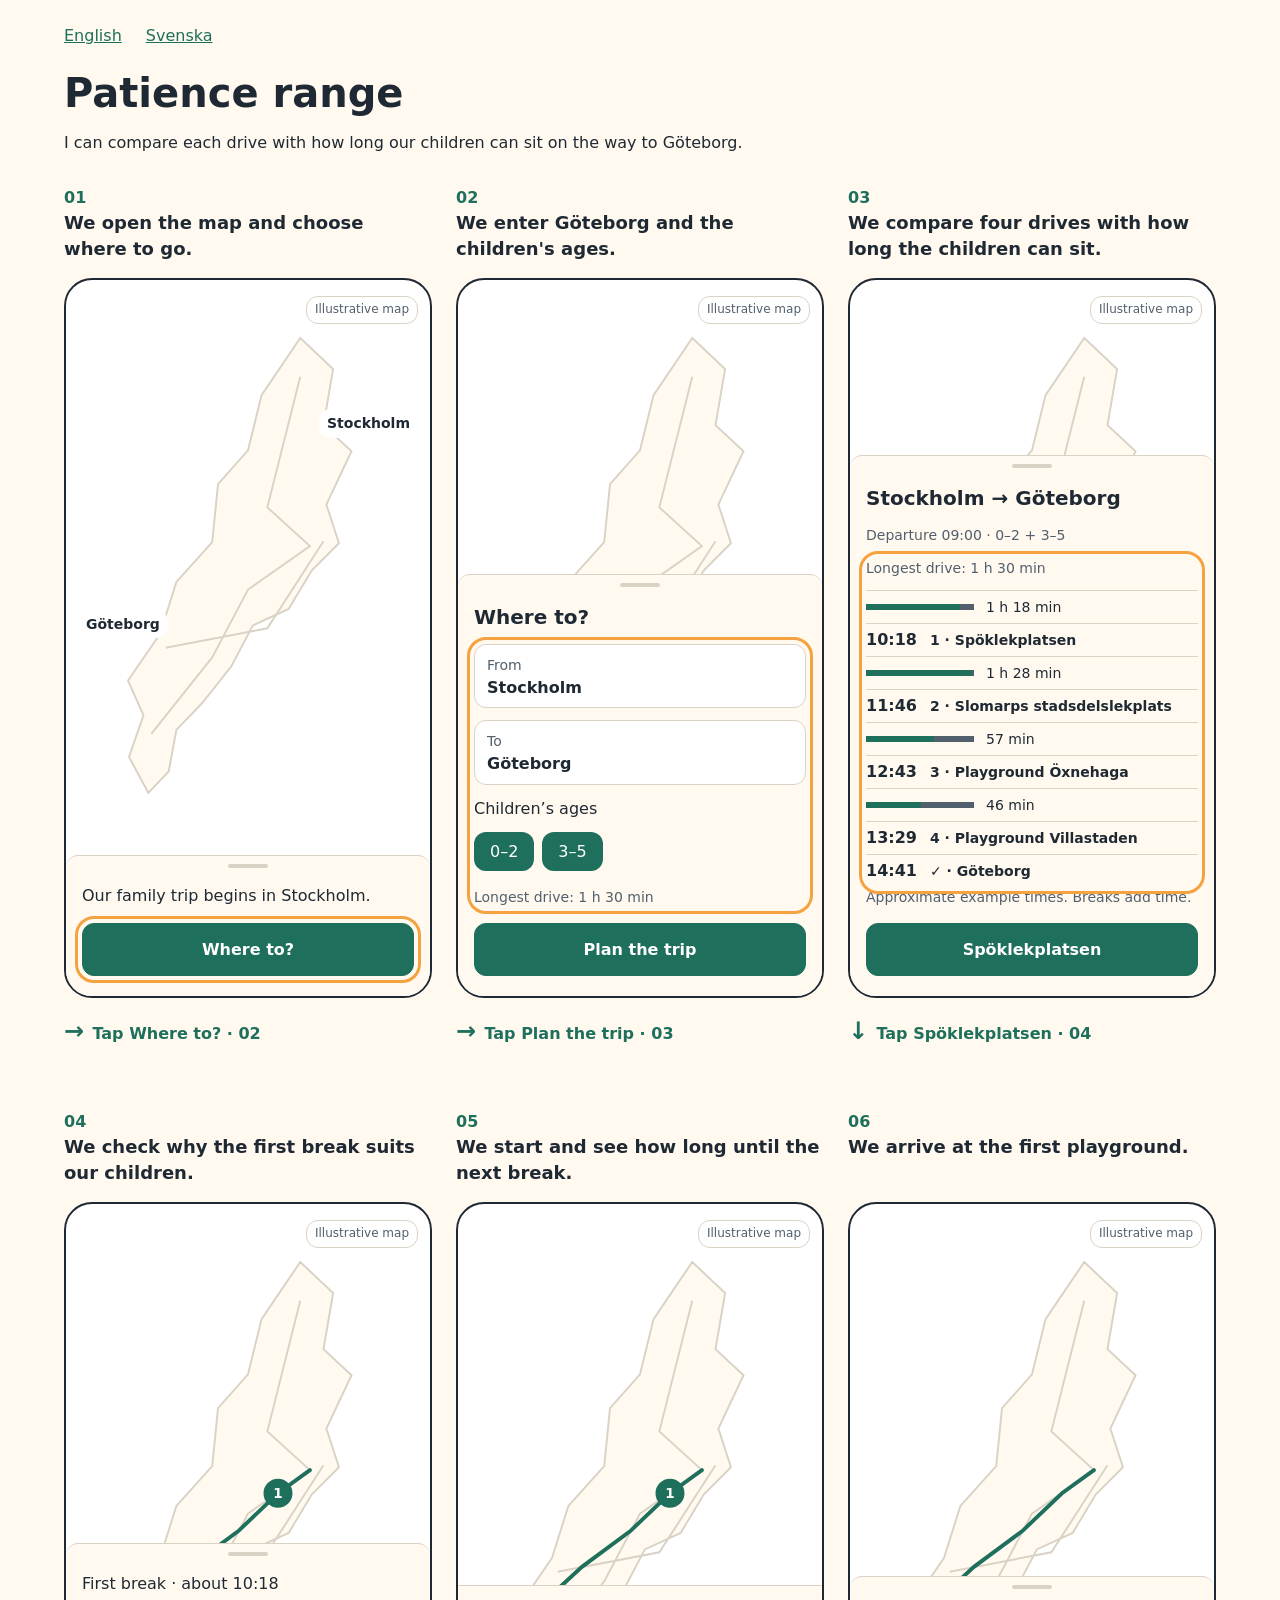
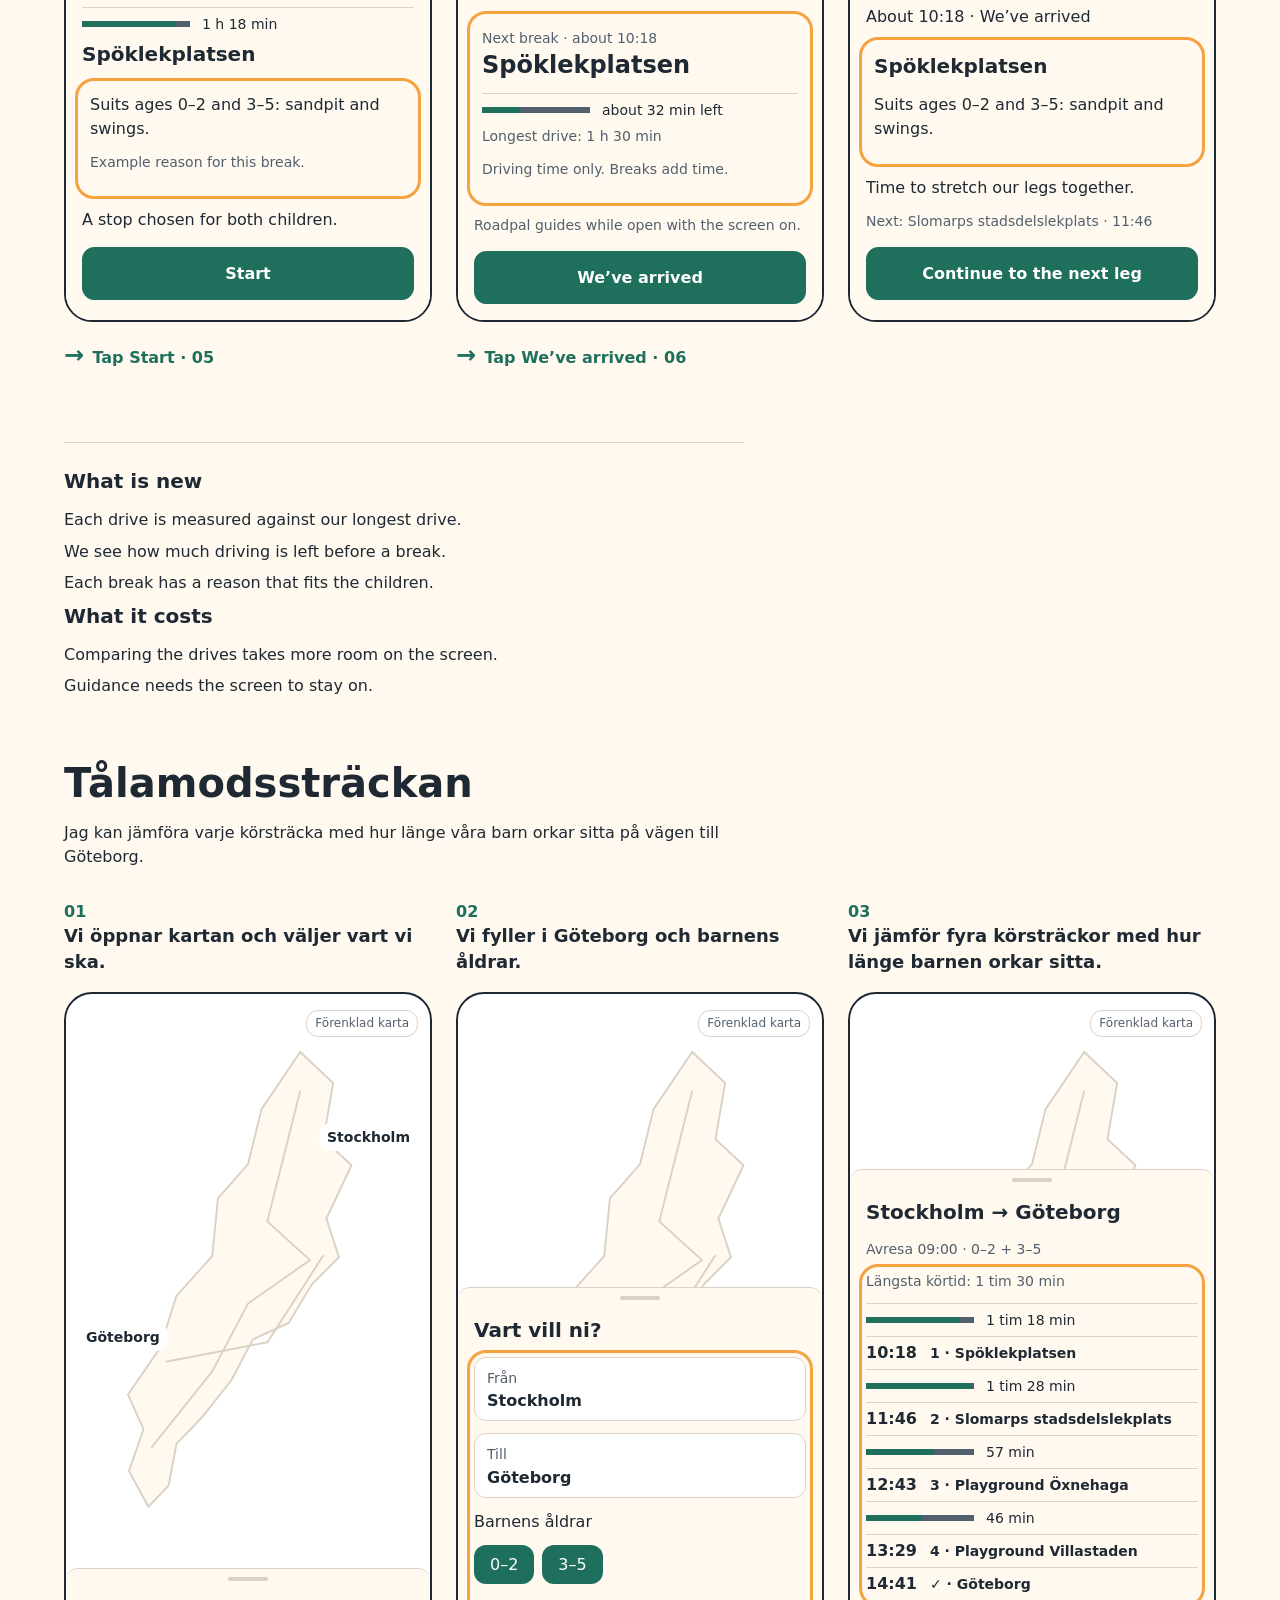
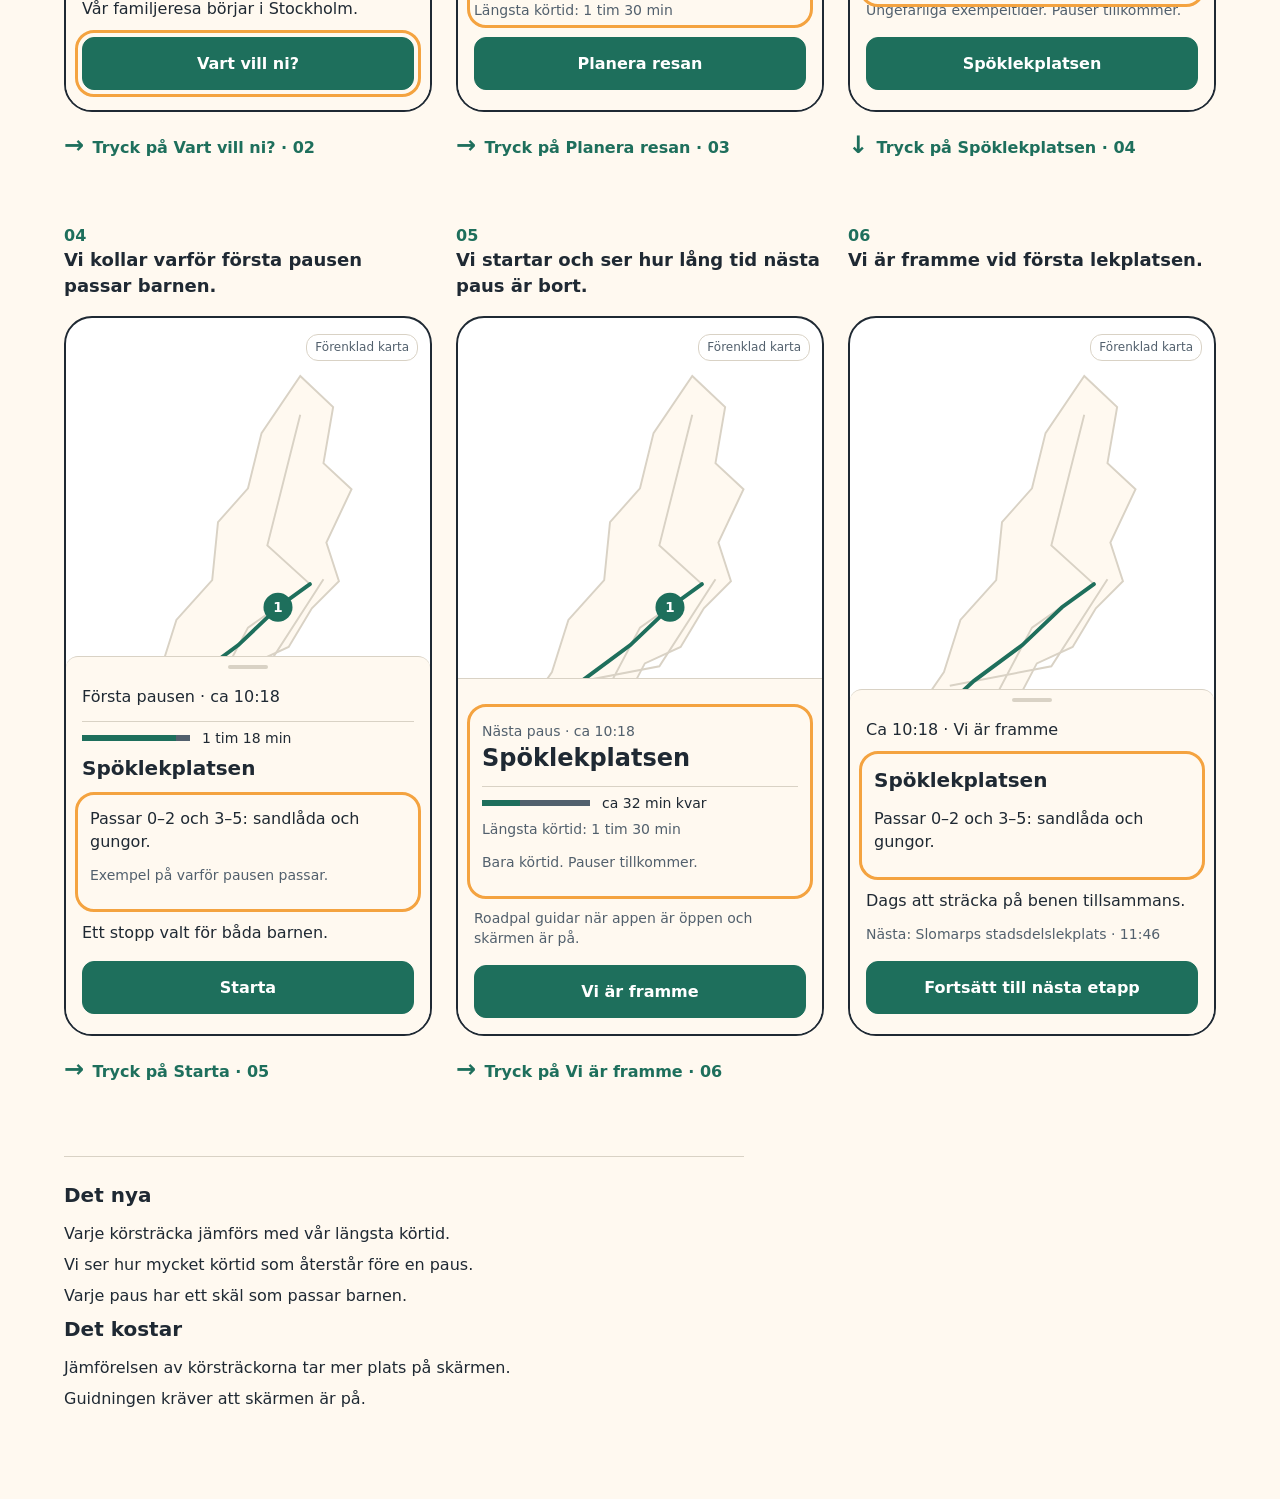
<file: design/patience-range-board.html>
<!DOCTYPE html>
<!--
Simplicity pass — the same six steps in both languages.
Step 1: Left out menu, location control, urgent break button and ages; kept map and destination entry.
Step 2: Left out map controls, extra options and demo choice; kept destination, ages and longest drive.
Step 3: Left out match scores, detours and extra trip actions; kept driving times, four stops and arrival.
Step 4: Left out other stops, alternative places and skip action; kept first driving time, family reason and start.
Step 5: Left out turn example, urgent break button and full stop list; kept time left, open-screen notice and arrival confirmation.
Step 6: Left out match score, nearby facilities and other stops; kept arrival, family reason and continue action.
-->
<html lang="en">
<head>
<meta charset="utf-8" />
<meta name="viewport" content="width=device-width, initial-scale=1" />
<title>Patience range · Tålamodssträckan</title>
<style>
:root { --background:#FFF9F0; --surface:#FFFFFF; --text:#1F2933; --text-muted:#52606D; --primary:#1E6F5C; --on-primary:#FFFFFF; --accent:#F4A340; --border:#D9D2C5; --on-accent:#1F2933; }

* { box-sizing:border-box; }
body { margin:0; background:var(--background); color:var(--text); font:16px/1.45 system-ui,sans-serif; }
main { max-width:1200px; margin:auto; padding:24px; }
nav { display:flex; gap:24px; margin-bottom:24px; }
a { color:var(--primary); }
.language { margin-bottom:64px; }
header,footer { max-width:680px; }
header { margin-bottom:32px; }
h1 { font-size:40px; line-height:1.1; margin:0 0 16px; }
h2,h3 { font-size:20px; margin:0 0 12px; }
p { margin:0 0 12px; }
.story { display:grid; grid-template-columns:repeat(3,minmax(0,1fr)); gap:24px; }
.caption { min-height:80px; font-size:18px; }
.number { display:block; color:var(--primary); font-size:16px; }
.phone { position:relative; height:720px; border:2px solid var(--text); border-radius:28px; background:var(--surface); overflow:hidden; overflow-wrap:anywhere; }
.map { position:absolute; inset:0; }
.map svg { width:100%; height:100%; }
.land { fill:var(--background); stroke:var(--border); stroke-width:2; }
.road { fill:none; stroke:var(--border); stroke-width:2; }
.route { fill:none; stroke:var(--primary); stroke-width:4; stroke-linecap:round; }
.pin circle { fill:var(--primary); stroke:var(--primary); stroke-width:2; }
.pin text { fill:var(--on-primary); text-anchor:middle; dominant-baseline:central; font-size:14px; font-weight:700; }
.map-label { position:absolute; top:16px; right:12px; background:var(--surface); color:var(--text-muted); padding:4px 8px; border:1px solid var(--border); border-radius:12px; font-size:12px; }
.city { position:absolute; background:var(--surface); padding:4px 8px; border-radius:12px; font-size:14px; font-weight:700; }
.start { top:18%; right:12px; } .end { top:46%; left:12px; }
.sheet { position:absolute; bottom:0; left:0; right:0; padding:8px 16px 20px; background:var(--background); border-top:1px solid var(--border); border-radius:12px 12px 0 0; }
.handle { width:40px; height:4px; border-radius:12px; background:var(--border); margin:0 auto 16px; }
.small { font-size:14px; color:var(--text-muted); }
.field { padding:8px 12px; margin-bottom:12px; background:var(--surface); border:1px solid var(--border); border-radius:12px; }
.field strong { display:block; }
.ages { display:flex; gap:8px; margin:8px 0 16px; }
.chip { padding:8px 16px; background:var(--primary); color:var(--on-primary); border-radius:12px; }
button { width:100%; font:inherit; font-weight:700; padding:14px 12px; border:1px solid var(--primary); border-radius:12px; background:var(--primary); color:var(--on-primary); }
.action { margin-top:16px; }
.ring { outline:3px solid var(--accent); outline-offset:4px; border-radius:12px; }
.focus { padding:8px; margin:16px 0; }
.leg { padding:6px 0; border-top:1px solid var(--border); }
.range-line { display:flex; align-items:center; gap:12px; }
.track { width:108px; height:6px; flex:none; background:var(--text-muted); position:relative; }
.fill { display:block; height:6px; background:var(--primary); width:var(--drive); }
.duration { font-size:14px; line-height:20px; }
.limit { margin:0 0 12px; font-size:14px; color:var(--text-muted); }
.stop-row { border-top:1px solid var(--border); padding:6px 0; display:grid; grid-template-columns:56px minmax(0,1fr); gap:8px; font-size:14px; line-height:20px; }
.clock { font-size:16px; font-weight:700; }
.name { font-weight:700; overflow-wrap:anywhere; }
.guidance { position:absolute; bottom:0; left:0; right:0; padding:16px; background:var(--background); border-top:1px solid var(--border); }
.guidance h3 { font-size:24px; line-height:32px; }
.arrow { margin:16px 0 24px; color:var(--primary); font-weight:650; min-height:48px; }
.arrow::before { content:'→ '; font-size:24px; }
.beat:nth-child(3) .arrow::before { content:'↓ '; }
footer { margin-top:32px; padding-top:24px; border-top:1px solid var(--border); }
footer p { margin-bottom:8px; }
@media(max-width:1000px) { .story { grid-template-columns:repeat(2,minmax(0,1fr)); } .arrow::before { content:'↓ '; } }
@media(max-width:640px) { main { padding:24px 12px; } .story { grid-template-columns:1fr; gap:0; max-width:380px; margin:auto; } .caption { min-height:0; } .arrow::before { content:'↓ '; } h1 { font-size:36px; } }
@media print { main { padding:12px; } .language { break-before:page; } .beat { break-inside:avoid; } }
</style>
</head>
<body>
<main>
<nav aria-label="Language / Språk"><a href="#english" lang="en">English</a><a href="#swedish" lang="sv">Svenska</a></nav>
<section class="language" lang="en" id="english">
<header><h1>Patience range</h1><p>I can compare each drive with how long our children can sit on the way to Göteborg.</p></header>
<div class="story">
<div class="beat"><article class="step" data-step="1"><h2 class="caption"><span class="number">01</span><span class="caption-text">We open the map and choose where to go.</span></h2><div class="phone"><div class="map"><svg viewBox="0 0 360 740" aria-hidden="true"><path class="land" d="M234 60 L268 92 258 150 287 177 261 232 274 272 246 300 222 340 185 357 163 399 132 438 106 465 98 508 77 530 57 493 72 450 56 414 89 366 106 312 143 271 149 211 180 176 194 119 Z"/><path class="road" d="M234 100 L200 235 244 275 180 320 143 390 80 469 M95 380 L200 360 258 270"/></svg><span class="map-label">Illustrative map</span><span class="city start">Stockholm</span><span class="city end">Göteborg</span></div><div class="sheet"><div class="handle"></div><p>Our family trip begins in Stockholm.</p><div class="action"><button class="ring" type="button">Where to?</button></div></div></div></article>
<p class="arrow">Tap Where to? · 02</p>
</div>
<div class="beat"><article class="step" data-step="2"><h2 class="caption"><span class="number">02</span><span class="caption-text">We enter Göteborg and the children's ages.</span></h2><div class="phone"><div class="map"><svg viewBox="0 0 360 740" aria-hidden="true"><path class="land" d="M234 60 L268 92 258 150 287 177 261 232 274 272 246 300 222 340 185 357 163 399 132 438 106 465 98 508 77 530 57 493 72 450 56 414 89 366 106 312 143 271 149 211 180 176 194 119 Z"/><path class="road" d="M234 100 L200 235 244 275 180 320 143 390 80 469 M95 380 L200 360 258 270"/></svg><span class="map-label">Illustrative map</span></div><div class="sheet"><div class="handle"></div><h3>Where to?</h3><div class="ring"><div class="field"><span class="small">From</span><strong>Stockholm</strong></div><div class="field"><span class="small">To</span><strong>Göteborg</strong></div><p>Children’s ages</p><div class="ages"><span class="chip">0–2</span><span class="chip">3–5</span></div><p class="limit">Longest drive: 1 h 30 min</p></div><div class="action"><button type="button">Plan the trip</button></div></div></div></article>
<p class="arrow">Tap Plan the trip · 03</p>
</div>
<div class="beat"><article class="step" data-step="3"><h2 class="caption"><span class="number">03</span><span class="caption-text">We compare four drives with how long the children can sit.</span></h2><div class="phone"><div class="map"><svg viewBox="0 0 360 740" aria-hidden="true"><path class="land" d="M234 60 L268 92 258 150 287 177 261 232 274 272 246 300 222 340 185 357 163 399 132 438 106 465 98 508 77 530 57 493 72 450 56 414 89 366 106 312 143 271 149 211 180 176 194 119 Z"/><path class="road" d="M234 100 L200 235 244 275 180 320 143 390 80 469 M95 380 L200 360 258 270"/><path class="route" d="M244 275 L211 299 170 338 120 375 82 410 67 448" /><g class="pin" transform="translate(211 299)"><circle r="14" /><text>1</text></g><g class="pin" transform="translate(170 338)"><circle r="14" /><text>2</text></g><g class="pin" transform="translate(120 375)"><circle r="14" /><text>3</text></g><g class="pin" transform="translate(82 410)"><circle r="14" /><text>4</text></g></svg><span class="map-label">Illustrative map</span></div><div class="sheet"><div class="handle"></div><h3>Stockholm → Göteborg</h3><p class="small">Departure 09:00 · 0–2 + 3–5</p><div class="drive-list ring"><p class="limit">Longest drive: 1 h 30 min</p><div class="leg" data-minutes="78"><div class="range-line"><span class="track"><span class="fill" style="--drive:86.667%"></span></span><span class="duration">1 h 18 min</span></div></div><div class="stop-row"><time class="clock">10:18</time><div class="name">1 · Spöklekplatsen</div></div><div class="leg" data-minutes="88"><div class="range-line"><span class="track"><span class="fill" style="--drive:97.778%"></span></span><span class="duration">1 h 28 min</span></div></div><div class="stop-row"><time class="clock">11:46</time><div class="name">2 · Slomarps stadsdelslekplats</div></div><div class="leg" data-minutes="57"><div class="range-line"><span class="track"><span class="fill" style="--drive:63.333%"></span></span><span class="duration">57 min</span></div></div><div class="stop-row"><time class="clock">12:43</time><div class="name">3 · Playground Öxnehaga</div></div><div class="leg" data-minutes="46"><div class="range-line"><span class="track"><span class="fill" style="--drive:51.111%"></span></span><span class="duration">46 min</span></div></div><div class="stop-row"><time class="clock">13:29</time><div class="name">4 · Playground Villastaden</div></div><div class="stop-row"><time class="clock">14:41</time><div class="name">✓ · Göteborg</div></div></div><p class="small">Approximate example times. Breaks add time.</p><div class="action"><button type="button">Spöklekplatsen</button></div></div></div></article>
<p class="arrow">Tap Spöklekplatsen · 04</p>
</div>
<div class="beat"><article class="step" data-step="4"><h2 class="caption"><span class="number">04</span><span class="caption-text">We check why the first break suits our children.</span></h2><div class="phone"><div class="map"><svg viewBox="0 0 360 740" aria-hidden="true"><path class="land" d="M234 60 L268 92 258 150 287 177 261 232 274 272 246 300 222 340 185 357 163 399 132 438 106 465 98 508 77 530 57 493 72 450 56 414 89 366 106 312 143 271 149 211 180 176 194 119 Z"/><path class="road" d="M234 100 L200 235 244 275 180 320 143 390 80 469 M95 380 L200 360 258 270"/><path class="route" d="M244 275 L211 299 170 338 120 375 82 410 67 448" /><g class="pin" transform="translate(211 299)"><circle r="14" /><text>1</text></g></svg><span class="map-label">Illustrative map</span></div><div class="sheet"><div class="handle"></div><p>First break · about 10:18</p><div class="leg" data-minutes="78"><div class="range-line"><span class="track"><span class="fill" style="--drive:86.667%"></span></span><span class="duration">1 h 18 min</span></div></div><h3>Spöklekplatsen</h3><div class="focus ring"><p>Suits ages 0–2 and 3–5: sandpit and swings.</p><p class="small">Example reason for this break.</p></div><p>A stop chosen for both children.</p><div class="action"><button type="button">Start</button></div></div></div></article>
<p class="arrow">Tap Start · 05</p>
</div>
<div class="beat"><article class="step" data-step="5"><h2 class="caption"><span class="number">05</span><span class="caption-text">We start and see how long until the next break.</span></h2><div class="phone"><div class="map"><svg viewBox="0 0 360 740" aria-hidden="true"><path class="land" d="M234 60 L268 92 258 150 287 177 261 232 274 272 246 300 222 340 185 357 163 399 132 438 106 465 98 508 77 530 57 493 72 450 56 414 89 366 106 312 143 271 149 211 180 176 194 119 Z"/><path class="road" d="M234 100 L200 235 244 275 180 320 143 390 80 469 M95 380 L200 360 258 270"/><path class="route" d="M244 275 L211 299 170 338 120 375 82 410 67 448" /><g class="pin" transform="translate(211 299)"><circle r="14" /><text>1</text></g></svg><span class="map-label">Illustrative map</span></div><div class="guidance"><div class="focus ring"><span class="small">Next break · about 10:18</span><h3>Spöklekplatsen</h3><div class="leg" data-minutes="32"><div class="range-line"><span class="track"><span class="fill" style="--drive:35.556%"></span></span><span class="duration">about 32 min left</span></div></div><p class="limit">Longest drive: 1 h 30 min</p><p class="small">Driving time only. Breaks add time.</p></div><p class="small">Roadpal guides while open with the screen on.</p><div class="action"><button type="button">We’ve arrived</button></div></div></div></article>
<p class="arrow">Tap We’ve arrived · 06</p>
</div>
<div class="beat"><article class="step" data-step="6"><h2 class="caption"><span class="number">06</span><span class="caption-text">We arrive at the first playground.</span></h2><div class="phone"><div class="map"><svg viewBox="0 0 360 740" aria-hidden="true"><path class="land" d="M234 60 L268 92 258 150 287 177 261 232 274 272 246 300 222 340 185 357 163 399 132 438 106 465 98 508 77 530 57 493 72 450 56 414 89 366 106 312 143 271 149 211 180 176 194 119 Z"/><path class="road" d="M234 100 L200 235 244 275 180 320 143 390 80 469 M95 380 L200 360 258 270"/><path class="route" d="M244 275 L211 299 170 338 120 375 82 410 67 448" /></svg><span class="map-label">Illustrative map</span></div><div class="sheet"><div class="handle"></div><p>About 10:18 · We’ve arrived</p><div class="focus ring"><h3>Spöklekplatsen</h3><p>Suits ages 0–2 and 3–5: sandpit and swings.</p></div><p>Time to stretch our legs together.</p><p class="small">Next: Slomarps stadsdelslekplats · 11:46</p><div class="action"><button type="button">Continue to the next leg</button></div></div></div></article>
</div>
</div>
<footer><h2>What is new</h2><p>Each drive is measured against our longest drive.</p><p>We see how much driving is left before a break.</p><p>Each break has a reason that fits the children.</p><h2>What it costs</h2><p>Comparing the drives takes more room on the screen.</p><p>Guidance needs the screen to stay on.</p></footer></section>
<section class="language" lang="sv" id="swedish">
<header><h1>Tålamodssträckan</h1><p>Jag kan jämföra varje körsträcka med hur länge våra barn orkar sitta på vägen till Göteborg.</p></header>
<div class="story">
<div class="beat"><article class="step" data-step="1"><h2 class="caption"><span class="number">01</span><span class="caption-text">Vi öppnar kartan och väljer vart vi ska.</span></h2><div class="phone"><div class="map"><svg viewBox="0 0 360 740" aria-hidden="true"><path class="land" d="M234 60 L268 92 258 150 287 177 261 232 274 272 246 300 222 340 185 357 163 399 132 438 106 465 98 508 77 530 57 493 72 450 56 414 89 366 106 312 143 271 149 211 180 176 194 119 Z"/><path class="road" d="M234 100 L200 235 244 275 180 320 143 390 80 469 M95 380 L200 360 258 270"/></svg><span class="map-label">Förenklad karta</span><span class="city start">Stockholm</span><span class="city end">Göteborg</span></div><div class="sheet"><div class="handle"></div><p>Vår familjeresa börjar i Stockholm.</p><div class="action"><button class="ring" type="button">Vart vill ni?</button></div></div></div></article>
<p class="arrow">Tryck på Vart vill ni? · 02</p>
</div>
<div class="beat"><article class="step" data-step="2"><h2 class="caption"><span class="number">02</span><span class="caption-text">Vi fyller i Göteborg och barnens åldrar.</span></h2><div class="phone"><div class="map"><svg viewBox="0 0 360 740" aria-hidden="true"><path class="land" d="M234 60 L268 92 258 150 287 177 261 232 274 272 246 300 222 340 185 357 163 399 132 438 106 465 98 508 77 530 57 493 72 450 56 414 89 366 106 312 143 271 149 211 180 176 194 119 Z"/><path class="road" d="M234 100 L200 235 244 275 180 320 143 390 80 469 M95 380 L200 360 258 270"/></svg><span class="map-label">Förenklad karta</span></div><div class="sheet"><div class="handle"></div><h3>Vart vill ni?</h3><div class="ring"><div class="field"><span class="small">Från</span><strong>Stockholm</strong></div><div class="field"><span class="small">Till</span><strong>Göteborg</strong></div><p>Barnens åldrar</p><div class="ages"><span class="chip">0–2</span><span class="chip">3–5</span></div><p class="limit">Längsta körtid: 1 tim 30 min</p></div><div class="action"><button type="button">Planera resan</button></div></div></div></article>
<p class="arrow">Tryck på Planera resan · 03</p>
</div>
<div class="beat"><article class="step" data-step="3"><h2 class="caption"><span class="number">03</span><span class="caption-text">Vi jämför fyra körsträckor med hur länge barnen orkar sitta.</span></h2><div class="phone"><div class="map"><svg viewBox="0 0 360 740" aria-hidden="true"><path class="land" d="M234 60 L268 92 258 150 287 177 261 232 274 272 246 300 222 340 185 357 163 399 132 438 106 465 98 508 77 530 57 493 72 450 56 414 89 366 106 312 143 271 149 211 180 176 194 119 Z"/><path class="road" d="M234 100 L200 235 244 275 180 320 143 390 80 469 M95 380 L200 360 258 270"/><path class="route" d="M244 275 L211 299 170 338 120 375 82 410 67 448" /><g class="pin" transform="translate(211 299)"><circle r="14" /><text>1</text></g><g class="pin" transform="translate(170 338)"><circle r="14" /><text>2</text></g><g class="pin" transform="translate(120 375)"><circle r="14" /><text>3</text></g><g class="pin" transform="translate(82 410)"><circle r="14" /><text>4</text></g></svg><span class="map-label">Förenklad karta</span></div><div class="sheet"><div class="handle"></div><h3>Stockholm → Göteborg</h3><p class="small">Avresa 09:00 · 0–2 + 3–5</p><div class="drive-list ring"><p class="limit">Längsta körtid: 1 tim 30 min</p><div class="leg" data-minutes="78"><div class="range-line"><span class="track"><span class="fill" style="--drive:86.667%"></span></span><span class="duration">1 tim 18 min</span></div></div><div class="stop-row"><time class="clock">10:18</time><div class="name">1 · Spöklekplatsen</div></div><div class="leg" data-minutes="88"><div class="range-line"><span class="track"><span class="fill" style="--drive:97.778%"></span></span><span class="duration">1 tim 28 min</span></div></div><div class="stop-row"><time class="clock">11:46</time><div class="name">2 · Slomarps stadsdelslekplats</div></div><div class="leg" data-minutes="57"><div class="range-line"><span class="track"><span class="fill" style="--drive:63.333%"></span></span><span class="duration">57 min</span></div></div><div class="stop-row"><time class="clock">12:43</time><div class="name">3 · Playground Öxnehaga</div></div><div class="leg" data-minutes="46"><div class="range-line"><span class="track"><span class="fill" style="--drive:51.111%"></span></span><span class="duration">46 min</span></div></div><div class="stop-row"><time class="clock">13:29</time><div class="name">4 · Playground Villastaden</div></div><div class="stop-row"><time class="clock">14:41</time><div class="name">✓ · Göteborg</div></div></div><p class="small">Ungefärliga exempeltider. Pauser tillkommer.</p><div class="action"><button type="button">Spöklekplatsen</button></div></div></div></article>
<p class="arrow">Tryck på Spöklekplatsen · 04</p>
</div>
<div class="beat"><article class="step" data-step="4"><h2 class="caption"><span class="number">04</span><span class="caption-text">Vi kollar varför första pausen passar barnen.</span></h2><div class="phone"><div class="map"><svg viewBox="0 0 360 740" aria-hidden="true"><path class="land" d="M234 60 L268 92 258 150 287 177 261 232 274 272 246 300 222 340 185 357 163 399 132 438 106 465 98 508 77 530 57 493 72 450 56 414 89 366 106 312 143 271 149 211 180 176 194 119 Z"/><path class="road" d="M234 100 L200 235 244 275 180 320 143 390 80 469 M95 380 L200 360 258 270"/><path class="route" d="M244 275 L211 299 170 338 120 375 82 410 67 448" /><g class="pin" transform="translate(211 299)"><circle r="14" /><text>1</text></g></svg><span class="map-label">Förenklad karta</span></div><div class="sheet"><div class="handle"></div><p>Första pausen · ca 10:18</p><div class="leg" data-minutes="78"><div class="range-line"><span class="track"><span class="fill" style="--drive:86.667%"></span></span><span class="duration">1 tim 18 min</span></div></div><h3>Spöklekplatsen</h3><div class="focus ring"><p>Passar 0–2 och 3–5: sandlåda och gungor.</p><p class="small">Exempel på varför pausen passar.</p></div><p>Ett stopp valt för båda barnen.</p><div class="action"><button type="button">Starta</button></div></div></div></article>
<p class="arrow">Tryck på Starta · 05</p>
</div>
<div class="beat"><article class="step" data-step="5"><h2 class="caption"><span class="number">05</span><span class="caption-text">Vi startar och ser hur lång tid nästa paus är bort.</span></h2><div class="phone"><div class="map"><svg viewBox="0 0 360 740" aria-hidden="true"><path class="land" d="M234 60 L268 92 258 150 287 177 261 232 274 272 246 300 222 340 185 357 163 399 132 438 106 465 98 508 77 530 57 493 72 450 56 414 89 366 106 312 143 271 149 211 180 176 194 119 Z"/><path class="road" d="M234 100 L200 235 244 275 180 320 143 390 80 469 M95 380 L200 360 258 270"/><path class="route" d="M244 275 L211 299 170 338 120 375 82 410 67 448" /><g class="pin" transform="translate(211 299)"><circle r="14" /><text>1</text></g></svg><span class="map-label">Förenklad karta</span></div><div class="guidance"><div class="focus ring"><span class="small">Nästa paus · ca 10:18</span><h3>Spöklekplatsen</h3><div class="leg" data-minutes="32"><div class="range-line"><span class="track"><span class="fill" style="--drive:35.556%"></span></span><span class="duration">ca 32 min kvar</span></div></div><p class="limit">Längsta körtid: 1 tim 30 min</p><p class="small">Bara körtid. Pauser tillkommer.</p></div><p class="small">Roadpal guidar när appen är öppen och skärmen är på.</p><div class="action"><button type="button">Vi är framme</button></div></div></div></article>
<p class="arrow">Tryck på Vi är framme · 06</p>
</div>
<div class="beat"><article class="step" data-step="6"><h2 class="caption"><span class="number">06</span><span class="caption-text">Vi är framme vid första lekplatsen.</span></h2><div class="phone"><div class="map"><svg viewBox="0 0 360 740" aria-hidden="true"><path class="land" d="M234 60 L268 92 258 150 287 177 261 232 274 272 246 300 222 340 185 357 163 399 132 438 106 465 98 508 77 530 57 493 72 450 56 414 89 366 106 312 143 271 149 211 180 176 194 119 Z"/><path class="road" d="M234 100 L200 235 244 275 180 320 143 390 80 469 M95 380 L200 360 258 270"/><path class="route" d="M244 275 L211 299 170 338 120 375 82 410 67 448" /></svg><span class="map-label">Förenklad karta</span></div><div class="sheet"><div class="handle"></div><p>Ca 10:18 · Vi är framme</p><div class="focus ring"><h3>Spöklekplatsen</h3><p>Passar 0–2 och 3–5: sandlåda och gungor.</p></div><p>Dags att sträcka på benen tillsammans.</p><p class="small">Nästa: Slomarps stadsdelslekplats · 11:46</p><div class="action"><button type="button">Fortsätt till nästa etapp</button></div></div></div></article>
</div>
</div>
<footer><h2>Det nya</h2><p>Varje körsträcka jämförs med vår längsta körtid.</p><p>Vi ser hur mycket körtid som återstår före en paus.</p><p>Varje paus har ett skäl som passar barnen.</p><h2>Det kostar</h2><p>Jämförelsen av körsträckorna tar mer plats på skärmen.</p><p>Guidningen kräver att skärmen är på.</p></footer></section>
</main>
</body>
</html>
</file>
<file: maplibre-gl.css>
/* maplibre-gl 6.15.0 dist/maplibre-gl.css, BSD-3-Clause (see maplibre-gl's LICENSE.txt). Vendored so the page loads nothing from other hosts; update it with the npm version. */
.maplibregl-map{font:12px/20px Helvetica Neue,Arial,Helvetica,sans-serif;overflow:hidden;position:relative;-webkit-tap-highlight-color:rgb(0 0 0/0);-webkit-touch-callout:none}.maplibregl-canvas{position:absolute;left:0;top:0}.maplibregl-map:fullscreen{width:100%;height:100%}.maplibregl-ctrl-group button.maplibregl-ctrl-compass{touch-action:none}.maplibregl-canvas-container.maplibregl-interactive,.maplibregl-ctrl-group button.maplibregl-ctrl-compass{cursor:grab;-webkit-user-select:none;-moz-user-select:none;user-select:none}.maplibregl-canvas-container.maplibregl-interactive.maplibregl-track-pointer{cursor:pointer}.maplibregl-canvas-container.maplibregl-interactive:active,.maplibregl-ctrl-group button.maplibregl-ctrl-compass:active{cursor:grabbing}.maplibregl-canvas-container.maplibregl-touch-zoom-rotate,.maplibregl-canvas-container.maplibregl-touch-zoom-rotate .maplibregl-canvas{touch-action:pan-x pan-y}.maplibregl-canvas-container.maplibregl-touch-drag-pan,.maplibregl-canvas-container.maplibregl-touch-drag-pan .maplibregl-canvas{touch-action:pinch-zoom}.maplibregl-canvas-container.maplibregl-touch-zoom-rotate.maplibregl-touch-drag-pan,.maplibregl-canvas-container.maplibregl-touch-zoom-rotate.maplibregl-touch-drag-pan .maplibregl-canvas{touch-action:none}.maplibregl-canvas-container.maplibregl-touch-drag-pan.maplibregl-cooperative-gestures,.maplibregl-canvas-container.maplibregl-touch-drag-pan.maplibregl-cooperative-gestures .maplibregl-canvas{touch-action:pan-x pan-y}.maplibregl-ctrl-bottom-left,.maplibregl-ctrl-bottom-right,.maplibregl-ctrl-top-left,.maplibregl-ctrl-top-right{position:absolute;pointer-events:none;z-index:2}.maplibregl-ctrl-top-left{top:0;left:0}.maplibregl-ctrl-top-right{top:0;right:0}.maplibregl-ctrl-bottom-left{bottom:0;left:0}.maplibregl-ctrl-bottom-right{right:0;bottom:0}.maplibregl-ctrl{clear:both;pointer-events:auto;transform:translate(0)}.maplibregl-ctrl-top-left .maplibregl-ctrl{margin:10px 0 0 10px;float:left}.maplibregl-ctrl-top-right .maplibregl-ctrl{margin:10px 10px 0 0;float:right}.maplibregl-ctrl-bottom-left .maplibregl-ctrl{margin:0 0 10px 10px;float:left}.maplibregl-ctrl-bottom-right .maplibregl-ctrl{margin:0 10px 10px 0;float:right}.maplibregl-ctrl-group{border-radius:4px;background:#fff}.maplibregl-ctrl-group:not(:empty){box-shadow:0 0 0 2px rgba(0,0,0,.1)}.maplibregl-ctrl-group button{width:29px;height:29px;display:block;padding:0;outline:none;border:0;box-sizing:border-box;background-color:transparent;cursor:pointer}.maplibregl-ctrl button{-webkit-user-select:none;-moz-user-select:none;user-select:none}.maplibregl-ctrl-group button+button{border-top:1px solid #ddd}.maplibregl-ctrl button .maplibregl-ctrl-icon{display:block;width:100%;height:100%;background-repeat:no-repeat;background-position:50%}@media(forced-colors:active){.maplibregl-ctrl-group:not(:empty){box-shadow:0 0 0 2px ButtonText}.maplibregl-ctrl-icon{background-color:transparent}.maplibregl-ctrl-group button+button{border-top:1px solid buttontext}}.maplibregl-ctrl button::-moz-focus-inner{border:0;padding:0}.maplibregl-ctrl-attrib-button:focus,.maplibregl-ctrl-group button:focus{box-shadow:0 0 2px 2px #0096ff}.maplibregl-ctrl button:disabled{cursor:not-allowed}.maplibregl-ctrl button:disabled .maplibregl-ctrl-icon{opacity:.25}@media(hover:hover){.maplibregl-ctrl button:not(:disabled):hover{background-color:rgba(0,0,0,.05)}}.maplibregl-ctrl button:not(:disabled):active{background-color:rgba(0,0,0,.05)}.maplibregl-ctrl-group button:focus:focus-visible{box-shadow:0 0 2px 2px #0096ff}.maplibregl-ctrl-group button:focus:not(:focus-visible){box-shadow:none}.maplibregl-ctrl-group button:focus:first-child{border-radius:4px 4px 0 0}.maplibregl-ctrl-group button:focus:last-child{border-radius:0 0 4px 4px}.maplibregl-ctrl-group button:focus:only-child{border-radius:inherit}.maplibregl-ctrl button.maplibregl-ctrl-zoom-out .maplibregl-ctrl-icon{background-image:url("data:image/svg+xml;charset=utf-8,%3Csvg xmlns='http://www.w3.org/2000/svg' width='29' height='29' viewBox='0 0 29 29' fill='%23333'%3E %3Cpath d='M10 13c-.75 0-1.5.75-1.5 1.5S9.25 16 10 16h9c.75 0 1.5-.75 1.5-1.5S19.75 13 19 13z'/%3E %3C/svg%3E")}.maplibregl-ctrl button.maplibregl-ctrl-zoom-in .maplibregl-ctrl-icon{background-image:url("data:image/svg+xml;charset=utf-8,%3Csvg xmlns='http://www.w3.org/2000/svg' width='29' height='29' viewBox='0 0 29 29' fill='%23333'%3E %3Cpath d='M14.5 8.5c-.75 0-1.5.75-1.5 1.5v3h-3c-.75 0-1.5.75-1.5 1.5S9.25 16 10 16h3v3c0 .75.75 1.5 1.5 1.5S16 19.75 16 19v-3h3c.75 0 1.5-.75 1.5-1.5S19.75 13 19 13h-3v-3c0-.75-.75-1.5-1.5-1.5'/%3E %3C/svg%3E")}@media(forced-colors:active){.maplibregl-ctrl button.maplibregl-ctrl-zoom-out .maplibregl-ctrl-icon{background-image:url("data:image/svg+xml;charset=utf-8,%3Csvg xmlns='http://www.w3.org/2000/svg' width='29' height='29' viewBox='0 0 29 29' fill='%23fff'%3E %3Cpath d='M10 13c-.75 0-1.5.75-1.5 1.5S9.25 16 10 16h9c.75 0 1.5-.75 1.5-1.5S19.75 13 19 13z'/%3E %3C/svg%3E")}.maplibregl-ctrl button.maplibregl-ctrl-zoom-in .maplibregl-ctrl-icon{background-image:url("data:image/svg+xml;charset=utf-8,%3Csvg xmlns='http://www.w3.org/2000/svg' width='29' height='29' viewBox='0 0 29 29' fill='%23fff'%3E %3Cpath d='M14.5 8.5c-.75 0-1.5.75-1.5 1.5v3h-3c-.75 0-1.5.75-1.5 1.5S9.25 16 10 16h3v3c0 .75.75 1.5 1.5 1.5S16 19.75 16 19v-3h3c.75 0 1.5-.75 1.5-1.5S19.75 13 19 13h-3v-3c0-.75-.75-1.5-1.5-1.5'/%3E %3C/svg%3E")}}@media(forced-colors:active) and (prefers-color-scheme:light){.maplibregl-ctrl button.maplibregl-ctrl-zoom-out .maplibregl-ctrl-icon{background-image:url("data:image/svg+xml;charset=utf-8,%3Csvg xmlns='http://www.w3.org/2000/svg' width='29' height='29' viewBox='0 0 29 29' fill='%23000'%3E %3Cpath d='M10 13c-.75 0-1.5.75-1.5 1.5S9.25 16 10 16h9c.75 0 1.5-.75 1.5-1.5S19.75 13 19 13z'/%3E %3C/svg%3E")}.maplibregl-ctrl button.maplibregl-ctrl-zoom-in .maplibregl-ctrl-icon{background-image:url("data:image/svg+xml;charset=utf-8,%3Csvg xmlns='http://www.w3.org/2000/svg' width='29' height='29' viewBox='0 0 29 29' fill='%23000'%3E %3Cpath d='M14.5 8.5c-.75 0-1.5.75-1.5 1.5v3h-3c-.75 0-1.5.75-1.5 1.5S9.25 16 10 16h3v3c0 .75.75 1.5 1.5 1.5S16 19.75 16 19v-3h3c.75 0 1.5-.75 1.5-1.5S19.75 13 19 13h-3v-3c0-.75-.75-1.5-1.5-1.5'/%3E %3C/svg%3E")}}.maplibregl-ctrl button.maplibregl-ctrl-fullscreen .maplibregl-ctrl-icon{background-image:url("data:image/svg+xml;charset=utf-8,%3Csvg xmlns='http://www.w3.org/2000/svg' width='29' height='29' viewBox='0 0 29 29' fill='%23333'%3E %3Cpath d='M24 16v5.5c0 1.75-.75 2.5-2.5 2.5H16v-1l3-1.5-4-5.5 1-1 5.5 4 1.5-3zM6 16l1.5 3 5.5-4 1 1-4 5.5 3 1.5v1H7.5C5.75 24 5 23.25 5 21.5V16zm7-11v1l-3 1.5 4 5.5-1 1-5.5-4L6 13H5V7.5C5 5.75 5.75 5 7.5 5zm11 2.5c0-1.75-.75-2.5-2.5-2.5H16v1l3 1.5-4 5.5 1 1 5.5-4 1.5 3h1z'/%3E %3C/svg%3E")}.maplibregl-ctrl button.maplibregl-ctrl-shrink .maplibregl-ctrl-icon{background-image:url("data:image/svg+xml;charset=utf-8,%3Csvg xmlns='http://www.w3.org/2000/svg' width='29' height='29' viewBox='0 0 29 29'%3E %3Cpath d='M18.5 16c-1.75 0-2.5.75-2.5 2.5V24h1l1.5-3 5.5 4 1-1-4-5.5 3-1.5v-1zM13 18.5c0-1.75-.75-2.5-2.5-2.5H5v1l3 1.5L4 24l1 1 5.5-4 1.5 3h1zm3-8c0 1.75.75 2.5 2.5 2.5H24v-1l-3-1.5L25 5l-1-1-5.5 4L17 5h-1zM10.5 13c1.75 0 2.5-.75 2.5-2.5V5h-1l-1.5 3L5 4 4 5l4 5.5L5 12v1z'/%3E %3C/svg%3E")}@media(forced-colors:active){.maplibregl-ctrl button.maplibregl-ctrl-fullscreen .maplibregl-ctrl-icon{background-image:url("data:image/svg+xml;charset=utf-8,%3Csvg xmlns='http://www.w3.org/2000/svg' width='29' height='29' viewBox='0 0 29 29' fill='%23fff'%3E %3Cpath d='M24 16v5.5c0 1.75-.75 2.5-2.5 2.5H16v-1l3-1.5-4-5.5 1-1 5.5 4 1.5-3zM6 16l1.5 3 5.5-4 1 1-4 5.5 3 1.5v1H7.5C5.75 24 5 23.25 5 21.5V16zm7-11v1l-3 1.5 4 5.5-1 1-5.5-4L6 13H5V7.5C5 5.75 5.75 5 7.5 5zm11 2.5c0-1.75-.75-2.5-2.5-2.5H16v1l3 1.5-4 5.5 1 1 5.5-4 1.5 3h1z'/%3E %3C/svg%3E")}.maplibregl-ctrl button.maplibregl-ctrl-shrink .maplibregl-ctrl-icon{background-image:url("data:image/svg+xml;charset=utf-8,%3Csvg xmlns='http://www.w3.org/2000/svg' width='29' height='29' viewBox='0 0 29 29' fill='%23fff'%3E %3Cpath d='M18.5 16c-1.75 0-2.5.75-2.5 2.5V24h1l1.5-3 5.5 4 1-1-4-5.5 3-1.5v-1zM13 18.5c0-1.75-.75-2.5-2.5-2.5H5v1l3 1.5L4 24l1 1 5.5-4 1.5 3h1zm3-8c0 1.75.75 2.5 2.5 2.5H24v-1l-3-1.5L25 5l-1-1-5.5 4L17 5h-1zM10.5 13c1.75 0 2.5-.75 2.5-2.5V5h-1l-1.5 3L5 4 4 5l4 5.5L5 12v1z'/%3E %3C/svg%3E")}}@media(forced-colors:active) and (prefers-color-scheme:light){.maplibregl-ctrl button.maplibregl-ctrl-fullscreen .maplibregl-ctrl-icon{background-image:url("data:image/svg+xml;charset=utf-8,%3Csvg xmlns='http://www.w3.org/2000/svg' width='29' height='29' viewBox='0 0 29 29' fill='%23000'%3E %3Cpath d='M24 16v5.5c0 1.75-.75 2.5-2.5 2.5H16v-1l3-1.5-4-5.5 1-1 5.5 4 1.5-3zM6 16l1.5 3 5.5-4 1 1-4 5.5 3 1.5v1H7.5C5.75 24 5 23.25 5 21.5V16zm7-11v1l-3 1.5 4 5.5-1 1-5.5-4L6 13H5V7.5C5 5.75 5.75 5 7.5 5zm11 2.5c0-1.75-.75-2.5-2.5-2.5H16v1l3 1.5-4 5.5 1 1 5.5-4 1.5 3h1z'/%3E %3C/svg%3E")}.maplibregl-ctrl button.maplibregl-ctrl-shrink .maplibregl-ctrl-icon{background-image:url("data:image/svg+xml;charset=utf-8,%3Csvg xmlns='http://www.w3.org/2000/svg' width='29' height='29' viewBox='0 0 29 29' fill='%23000'%3E %3Cpath d='M18.5 16c-1.75 0-2.5.75-2.5 2.5V24h1l1.5-3 5.5 4 1-1-4-5.5 3-1.5v-1zM13 18.5c0-1.75-.75-2.5-2.5-2.5H5v1l3 1.5L4 24l1 1 5.5-4 1.5 3h1zm3-8c0 1.75.75 2.5 2.5 2.5H24v-1l-3-1.5L25 5l-1-1-5.5 4L17 5h-1zM10.5 13c1.75 0 2.5-.75 2.5-2.5V5h-1l-1.5 3L5 4 4 5l4 5.5L5 12v1z'/%3E %3C/svg%3E")}}.maplibregl-ctrl button.maplibregl-ctrl-compass .maplibregl-ctrl-icon{background-image:url("data:image/svg+xml;charset=utf-8,%3Csvg xmlns='http://www.w3.org/2000/svg' width='29' height='29' viewBox='0 0 29 29' fill='%23333'%3E %3Cpath d='m10.5 14 4-8 4 8z'/%3E %3Cpath fill='%23ccc' d='m10.5 16 4 8 4-8z'/%3E %3C/svg%3E")}@media(forced-colors:active){.maplibregl-ctrl button.maplibregl-ctrl-compass .maplibregl-ctrl-icon{background-image:url("data:image/svg+xml;charset=utf-8,%3Csvg xmlns='http://www.w3.org/2000/svg' width='29' height='29' viewBox='0 0 29 29' fill='%23fff'%3E %3Cpath d='m10.5 14 4-8 4 8z'/%3E %3Cpath fill='%23ccc' d='m10.5 16 4 8 4-8z'/%3E %3C/svg%3E")}}@media(forced-colors:active) and (prefers-color-scheme:light){.maplibregl-ctrl button.maplibregl-ctrl-compass .maplibregl-ctrl-icon{background-image:url("data:image/svg+xml;charset=utf-8,%3Csvg xmlns='http://www.w3.org/2000/svg' width='29' height='29' viewBox='0 0 29 29' fill='%23000'%3E %3Cpath d='m10.5 14 4-8 4 8z'/%3E %3Cpath fill='%23ccc' d='m10.5 16 4 8 4-8z'/%3E %3C/svg%3E")}}.maplibregl-ctrl button.maplibregl-ctrl-globe .maplibregl-ctrl-icon{background-image:url("data:image/svg+xml;charset=utf-8,%3Csvg xmlns='http://www.w3.org/2000/svg' width='22' height='22' fill='none' viewBox='0 0 22 22' stroke='%23333'%3E %3Ccircle cx='11' cy='11' r='8.5'/%3E %3Cpath d='M17.5 11c0 4.819-3.02 8.5-6.5 8.5S4.5 15.819 4.5 11 7.52 2.5 11 2.5s6.5 3.681 6.5 8.5Z'/%3E %3Cpath d='M13.5 11c0 2.447-.331 4.64-.853 6.206-.262.785-.562 1.384-.872 1.777-.314.399-.58.517-.775.517-.195 0-.461-.118-.775-.517-.31-.393-.61-.992-.872-1.777C8.831 15.64 8.5 13.446 8.5 11c0-2.447.331-4.64.853-6.206.262-.785.562-1.384.872-1.777.314-.399.58-.517.775-.517.195 0 .461.118.775.517.31.393.61.992.872 1.777.522 1.565.853 3.76.853 6.206Z'/%3E %3Cpath d='M11 7.5c-1.909 0-3.622-.166-4.845-.428-.616-.132-1.08-.283-1.379-.434a1.333 1.333 0 0 1-.224-.138c.047-.038.12-.085.224-.138.299-.151.763-.302 1.379-.434C7.378 5.666 9.091 5.5 11 5.5c1.909 0 3.622.166 4.845.428.616.132 1.08.283 1.379.434.105.053.177.1.224.138-.047.038-.12.085-.224.138-.299.151-.763.302-1.379.434-1.223.262-2.936.428-4.845.428ZM4.486 6.436ZM11 16.5c-1.909 0-3.622-.166-4.845-.428-.616-.132-1.08-.283-1.379-.434a1.33 1.33 0 0 1-.224-.138 1.33 1.33 0 0 1 .224-.138c.299-.151.763-.302 1.379-.434C7.378 14.666 9.091 14.5 11 14.5c1.909 0 3.622.166 4.845.428.616.132 1.08.283 1.379.434.105.053.177.1.224.138a1.33 1.33 0 0 1-.224.138c-.299.151-.763.302-1.379.434-1.223.262-2.936.428-4.845.428Zm-6.514-1.064ZM11 12.5c-2.46 0-4.672-.222-6.255-.574-.796-.177-1.406-.38-1.805-.59a1.465 1.465 0 0 1-.39-.272.293.293 0 0 1-.047-.064.293.293 0 0 1 .048-.064c.066-.073.189-.167.389-.272.399-.21 1.009-.413 1.805-.59C6.328 9.722 8.54 9.5 11 9.5s4.672.222 6.256.574c.795.177 1.405.38 1.804.59.2.105.323.2.39.272a.33.33 0 0 1 .047.064.293.293 0 0 1-.048.064 1.435 1.435 0 0 1-.389.272c-.399.21-1.009.413-1.804.59-1.584.352-3.796.574-6.256.574Zm-8.501-1.51v.002-.002Zm0 .018v.002-.002Zm17.002.002v-.002.002Zm0-.018v-.002.002Z'/%3E %3C/svg%3E")}.maplibregl-ctrl button.maplibregl-ctrl-globe-enabled .maplibregl-ctrl-icon{background-image:url("data:image/svg+xml;charset=utf-8,%3Csvg xmlns='http://www.w3.org/2000/svg' width='22' height='22' fill='none' viewBox='0 0 22 22' stroke='%2333b5e5'%3E %3Ccircle cx='11' cy='11' r='8.5'/%3E %3Cpath d='M17.5 11c0 4.819-3.02 8.5-6.5 8.5S4.5 15.819 4.5 11 7.52 2.5 11 2.5s6.5 3.681 6.5 8.5Z'/%3E %3Cpath d='M13.5 11c0 2.447-.331 4.64-.853 6.206-.262.785-.562 1.384-.872 1.777-.314.399-.58.517-.775.517-.195 0-.461-.118-.775-.517-.31-.393-.61-.992-.872-1.777C8.831 15.64 8.5 13.446 8.5 11c0-2.447.331-4.64.853-6.206.262-.785.562-1.384.872-1.777.314-.399.58-.517.775-.517.195 0 .461.118.775.517.31.393.61.992.872 1.777.522 1.565.853 3.76.853 6.206Z'/%3E %3Cpath d='M11 7.5c-1.909 0-3.622-.166-4.845-.428-.616-.132-1.08-.283-1.379-.434a1.333 1.333 0 0 1-.224-.138c.047-.038.12-.085.224-.138.299-.151.763-.302 1.379-.434C7.378 5.666 9.091 5.5 11 5.5c1.909 0 3.622.166 4.845.428.616.132 1.08.283 1.379.434.105.053.177.1.224.138-.047.038-.12.085-.224.138-.299.151-.763.302-1.379.434-1.223.262-2.936.428-4.845.428ZM4.486 6.436ZM11 16.5c-1.909 0-3.622-.166-4.845-.428-.616-.132-1.08-.283-1.379-.434a1.33 1.33 0 0 1-.224-.138 1.33 1.33 0 0 1 .224-.138c.299-.151.763-.302 1.379-.434C7.378 14.666 9.091 14.5 11 14.5c1.909 0 3.622.166 4.845.428.616.132 1.08.283 1.379.434.105.053.177.1.224.138a1.33 1.33 0 0 1-.224.138c-.299.151-.763.302-1.379.434-1.223.262-2.936.428-4.845.428Zm-6.514-1.064ZM11 12.5c-2.46 0-4.672-.222-6.255-.574-.796-.177-1.406-.38-1.805-.59a1.465 1.465 0 0 1-.39-.272.293.293 0 0 1-.047-.064.293.293 0 0 1 .048-.064c.066-.073.189-.167.389-.272.399-.21 1.009-.413 1.805-.59C6.328 9.722 8.54 9.5 11 9.5s4.672.222 6.256.574c.795.177 1.405.38 1.804.59.2.105.323.2.39.272a.33.33 0 0 1 .047.064.293.293 0 0 1-.048.064 1.435 1.435 0 0 1-.389.272c-.399.21-1.009.413-1.804.59-1.584.352-3.796.574-6.256.574Zm-8.501-1.51v.002-.002Zm0 .018v.002-.002Zm17.002.002v-.002.002Zm0-.018v-.002.002Z'/%3E %3C/svg%3E")}.maplibregl-ctrl button.maplibregl-ctrl-terrain .maplibregl-ctrl-icon{background-image:url("data:image/svg+xml;charset=utf-8,%3Csvg xmlns='http://www.w3.org/2000/svg' width='22' height='22' viewBox='0 0 22 22' fill='%23333'%3E %3Cpath d='m1.754 13.406 4.453-4.851 3.09 3.09 3.281 3.277.969-.969-3.309-3.312 3.844-4.121 6.148 6.886h1.082v-.855l-7.207-8.07-4.84 5.187L6.169 6.57l-5.48 5.965v.871ZM.688 16.844h20.625v1.375H.688Zm0 0'/%3E %3C/svg%3E")}.maplibregl-ctrl button.maplibregl-ctrl-terrain-enabled .maplibregl-ctrl-icon{background-image:url("data:image/svg+xml;charset=utf-8,%3Csvg xmlns='http://www.w3.org/2000/svg' width='22' height='22' viewBox='0 0 22 22' fill='%2333b5e5'%3E %3Cpath d='m1.754 13.406 4.453-4.851 3.09 3.09 3.281 3.277.969-.969-3.309-3.312 3.844-4.121 6.148 6.886h1.082v-.855l-7.207-8.07-4.84 5.187L6.169 6.57l-5.48 5.965v.871ZM.688 16.844h20.625v1.375H.688Zm0 0'/%3E %3C/svg%3E")}.maplibregl-ctrl button.maplibregl-ctrl-geolocate .maplibregl-ctrl-icon{background-image:url("data:image/svg+xml;charset=utf-8,%3Csvg xmlns='http://www.w3.org/2000/svg' width='29' height='29' viewBox='0 0 20 20' fill='%23333'%3E %3Cpath d='M10 4C9 4 9 5 9 5v.1A5 5 0 0 0 5.1 9H5s-1 0-1 1 1 1 1 1h.1A5 5 0 0 0 9 14.9v.1s0 1 1 1 1-1 1-1v-.1a5 5 0 0 0 3.9-3.9h.1s1 0 1-1-1-1-1-1h-.1A5 5 0 0 0 11 5.1V5s0-1-1-1m0 2.5a3.5 3.5 0 1 1 0 7 3.5 3.5 0 1 1 0-7'/%3E %3Ccircle id='dot' cx='10' cy='10' r='2'/%3E %3Cpath id='stroke' d='m14 5 1 1-9 9-1-1z' display='none'/%3E %3C/svg%3E")}.maplibregl-ctrl button.maplibregl-ctrl-geolocate:disabled .maplibregl-ctrl-icon{background-image:url("data:image/svg+xml;charset=utf-8,%3Csvg xmlns='http://www.w3.org/2000/svg' width='29' height='29' viewBox='0 0 20 20' fill='%23aaa'%3E %3Cpath d='M10 4C9 4 9 5 9 5v.1A5 5 0 0 0 5.1 9H5s-1 0-1 1 1 1 1 1h.1A5 5 0 0 0 9 14.9v.1s0 1 1 1 1-1 1-1v-.1a5 5 0 0 0 3.9-3.9h.1s1 0 1-1-1-1-1-1h-.1A5 5 0 0 0 11 5.1V5s0-1-1-1m0 2.5a3.5 3.5 0 1 1 0 7 3.5 3.5 0 1 1 0-7'/%3E %3Ccircle id='dot' cx='10' cy='10' r='2'/%3E %3Cpath id='stroke' d='m14 5 1 1-9 9-1-1z' fill='%23f00'/%3E %3C/svg%3E")}.maplibregl-ctrl button.maplibregl-ctrl-geolocate.maplibregl-ctrl-geolocate-active .maplibregl-ctrl-icon{background-image:url("data:image/svg+xml;charset=utf-8,%3Csvg xmlns='http://www.w3.org/2000/svg' width='29' height='29' viewBox='0 0 20 20' fill='%2333b5e5'%3E %3Cpath d='M10 4C9 4 9 5 9 5v.1A5 5 0 0 0 5.1 9H5s-1 0-1 1 1 1 1 1h.1A5 5 0 0 0 9 14.9v.1s0 1 1 1 1-1 1-1v-.1a5 5 0 0 0 3.9-3.9h.1s1 0 1-1-1-1-1-1h-.1A5 5 0 0 0 11 5.1V5s0-1-1-1m0 2.5a3.5 3.5 0 1 1 0 7 3.5 3.5 0 1 1 0-7'/%3E %3Ccircle id='dot' cx='10' cy='10' r='2'/%3E %3Cpath id='stroke' d='m14 5 1 1-9 9-1-1z' display='none'/%3E %3C/svg%3E")}.maplibregl-ctrl button.maplibregl-ctrl-geolocate.maplibregl-ctrl-geolocate-active-error .maplibregl-ctrl-icon{background-image:url("data:image/svg+xml;charset=utf-8,%3Csvg xmlns='http://www.w3.org/2000/svg' width='29' height='29' viewBox='0 0 20 20' fill='%23e58978'%3E %3Cpath d='M10 4C9 4 9 5 9 5v.1A5 5 0 0 0 5.1 9H5s-1 0-1 1 1 1 1 1h.1A5 5 0 0 0 9 14.9v.1s0 1 1 1 1-1 1-1v-.1a5 5 0 0 0 3.9-3.9h.1s1 0 1-1-1-1-1-1h-.1A5 5 0 0 0 11 5.1V5s0-1-1-1m0 2.5a3.5 3.5 0 1 1 0 7 3.5 3.5 0 1 1 0-7'/%3E %3Ccircle id='dot' cx='10' cy='10' r='2'/%3E %3Cpath id='stroke' d='m14 5 1 1-9 9-1-1z' display='none'/%3E %3C/svg%3E")}.maplibregl-ctrl button.maplibregl-ctrl-geolocate.maplibregl-ctrl-geolocate-background .maplibregl-ctrl-icon{background-image:url("data:image/svg+xml;charset=utf-8,%3Csvg xmlns='http://www.w3.org/2000/svg' width='29' height='29' viewBox='0 0 20 20' fill='%2333b5e5'%3E %3Cpath d='M10 4C9 4 9 5 9 5v.1A5 5 0 0 0 5.1 9H5s-1 0-1 1 1 1 1 1h.1A5 5 0 0 0 9 14.9v.1s0 1 1 1 1-1 1-1v-.1a5 5 0 0 0 3.9-3.9h.1s1 0 1-1-1-1-1-1h-.1A5 5 0 0 0 11 5.1V5s0-1-1-1m0 2.5a3.5 3.5 0 1 1 0 7 3.5 3.5 0 1 1 0-7'/%3E %3Ccircle id='dot' cx='10' cy='10' r='2' display='none'/%3E %3Cpath id='stroke' d='m14 5 1 1-9 9-1-1z' display='none'/%3E %3C/svg%3E")}.maplibregl-ctrl button.maplibregl-ctrl-geolocate.maplibregl-ctrl-geolocate-background-error .maplibregl-ctrl-icon{background-image:url("data:image/svg+xml;charset=utf-8,%3Csvg xmlns='http://www.w3.org/2000/svg' width='29' height='29' viewBox='0 0 20 20' fill='%23e54e33'%3E %3Cpath d='M10 4C9 4 9 5 9 5v.1A5 5 0 0 0 5.1 9H5s-1 0-1 1 1 1 1 1h.1A5 5 0 0 0 9 14.9v.1s0 1 1 1 1-1 1-1v-.1a5 5 0 0 0 3.9-3.9h.1s1 0 1-1-1-1-1-1h-.1A5 5 0 0 0 11 5.1V5s0-1-1-1m0 2.5a3.5 3.5 0 1 1 0 7 3.5 3.5 0 1 1 0-7'/%3E %3Ccircle id='dot' cx='10' cy='10' r='2' display='none'/%3E %3Cpath id='stroke' d='m14 5 1 1-9 9-1-1z' display='none'/%3E %3C/svg%3E")}.maplibregl-ctrl button.maplibregl-ctrl-geolocate.maplibregl-ctrl-geolocate-waiting .maplibregl-ctrl-icon{animation:maplibregl-spin 2s linear infinite}@media(forced-colors:active){.maplibregl-ctrl button.maplibregl-ctrl-geolocate .maplibregl-ctrl-icon{background-image:url("data:image/svg+xml;charset=utf-8,%3Csvg xmlns='http://www.w3.org/2000/svg' width='29' height='29' viewBox='0 0 20 20' fill='%23fff'%3E %3Cpath d='M10 4C9 4 9 5 9 5v.1A5 5 0 0 0 5.1 9H5s-1 0-1 1 1 1 1 1h.1A5 5 0 0 0 9 14.9v.1s0 1 1 1 1-1 1-1v-.1a5 5 0 0 0 3.9-3.9h.1s1 0 1-1-1-1-1-1h-.1A5 5 0 0 0 11 5.1V5s0-1-1-1m0 2.5a3.5 3.5 0 1 1 0 7 3.5 3.5 0 1 1 0-7'/%3E %3Ccircle id='dot' cx='10' cy='10' r='2'/%3E %3Cpath id='stroke' d='m14 5 1 1-9 9-1-1z' display='none'/%3E %3C/svg%3E")}.maplibregl-ctrl button.maplibregl-ctrl-geolocate:disabled .maplibregl-ctrl-icon{background-image:url("data:image/svg+xml;charset=utf-8,%3Csvg xmlns='http://www.w3.org/2000/svg' width='29' height='29' viewBox='0 0 20 20' fill='%23999'%3E %3Cpath d='M10 4C9 4 9 5 9 5v.1A5 5 0 0 0 5.1 9H5s-1 0-1 1 1 1 1 1h.1A5 5 0 0 0 9 14.9v.1s0 1 1 1 1-1 1-1v-.1a5 5 0 0 0 3.9-3.9h.1s1 0 1-1-1-1-1-1h-.1A5 5 0 0 0 11 5.1V5s0-1-1-1m0 2.5a3.5 3.5 0 1 1 0 7 3.5 3.5 0 1 1 0-7'/%3E %3Ccircle id='dot' cx='10' cy='10' r='2'/%3E %3Cpath id='stroke' d='m14 5 1 1-9 9-1-1z' fill='%23f00'/%3E %3C/svg%3E")}.maplibregl-ctrl button.maplibregl-ctrl-geolocate.maplibregl-ctrl-geolocate-active .maplibregl-ctrl-icon{background-image:url("data:image/svg+xml;charset=utf-8,%3Csvg xmlns='http://www.w3.org/2000/svg' width='29' height='29' viewBox='0 0 20 20' fill='%2333b5e5'%3E %3Cpath d='M10 4C9 4 9 5 9 5v.1A5 5 0 0 0 5.1 9H5s-1 0-1 1 1 1 1 1h.1A5 5 0 0 0 9 14.9v.1s0 1 1 1 1-1 1-1v-.1a5 5 0 0 0 3.9-3.9h.1s1 0 1-1-1-1-1-1h-.1A5 5 0 0 0 11 5.1V5s0-1-1-1m0 2.5a3.5 3.5 0 1 1 0 7 3.5 3.5 0 1 1 0-7'/%3E %3Ccircle id='dot' cx='10' cy='10' r='2'/%3E %3Cpath id='stroke' d='m14 5 1 1-9 9-1-1z' display='none'/%3E %3C/svg%3E")}.maplibregl-ctrl button.maplibregl-ctrl-geolocate.maplibregl-ctrl-geolocate-active-error .maplibregl-ctrl-icon{background-image:url("data:image/svg+xml;charset=utf-8,%3Csvg xmlns='http://www.w3.org/2000/svg' width='29' height='29' viewBox='0 0 20 20' fill='%23e58978'%3E %3Cpath d='M10 4C9 4 9 5 9 5v.1A5 5 0 0 0 5.1 9H5s-1 0-1 1 1 1 1 1h.1A5 5 0 0 0 9 14.9v.1s0 1 1 1 1-1 1-1v-.1a5 5 0 0 0 3.9-3.9h.1s1 0 1-1-1-1-1-1h-.1A5 5 0 0 0 11 5.1V5s0-1-1-1m0 2.5a3.5 3.5 0 1 1 0 7 3.5 3.5 0 1 1 0-7'/%3E %3Ccircle id='dot' cx='10' cy='10' r='2'/%3E %3Cpath id='stroke' d='m14 5 1 1-9 9-1-1z' display='none'/%3E %3C/svg%3E")}.maplibregl-ctrl button.maplibregl-ctrl-geolocate.maplibregl-ctrl-geolocate-background .maplibregl-ctrl-icon{background-image:url("data:image/svg+xml;charset=utf-8,%3Csvg xmlns='http://www.w3.org/2000/svg' width='29' height='29' viewBox='0 0 20 20' fill='%2333b5e5'%3E %3Cpath d='M10 4C9 4 9 5 9 5v.1A5 5 0 0 0 5.1 9H5s-1 0-1 1 1 1 1 1h.1A5 5 0 0 0 9 14.9v.1s0 1 1 1 1-1 1-1v-.1a5 5 0 0 0 3.9-3.9h.1s1 0 1-1-1-1-1-1h-.1A5 5 0 0 0 11 5.1V5s0-1-1-1m0 2.5a3.5 3.5 0 1 1 0 7 3.5 3.5 0 1 1 0-7'/%3E %3Ccircle id='dot' cx='10' cy='10' r='2' display='none'/%3E %3Cpath id='stroke' d='m14 5 1 1-9 9-1-1z' display='none'/%3E %3C/svg%3E")}.maplibregl-ctrl button.maplibregl-ctrl-geolocate.maplibregl-ctrl-geolocate-background-error .maplibregl-ctrl-icon{background-image:url("data:image/svg+xml;charset=utf-8,%3Csvg xmlns='http://www.w3.org/2000/svg' width='29' height='29' viewBox='0 0 20 20' fill='%23e54e33'%3E %3Cpath d='M10 4C9 4 9 5 9 5v.1A5 5 0 0 0 5.1 9H5s-1 0-1 1 1 1 1 1h.1A5 5 0 0 0 9 14.9v.1s0 1 1 1 1-1 1-1v-.1a5 5 0 0 0 3.9-3.9h.1s1 0 1-1-1-1-1-1h-.1A5 5 0 0 0 11 5.1V5s0-1-1-1m0 2.5a3.5 3.5 0 1 1 0 7 3.5 3.5 0 1 1 0-7'/%3E %3Ccircle id='dot' cx='10' cy='10' r='2' display='none'/%3E %3Cpath id='stroke' d='m14 5 1 1-9 9-1-1z' display='none'/%3E %3C/svg%3E")}}@media(forced-colors:active) and (prefers-color-scheme:light){.maplibregl-ctrl button.maplibregl-ctrl-geolocate .maplibregl-ctrl-icon{background-image:url("data:image/svg+xml;charset=utf-8,%3Csvg xmlns='http://www.w3.org/2000/svg' width='29' height='29' viewBox='0 0 20 20' fill='%23000'%3E %3Cpath d='M10 4C9 4 9 5 9 5v.1A5 5 0 0 0 5.1 9H5s-1 0-1 1 1 1 1 1h.1A5 5 0 0 0 9 14.9v.1s0 1 1 1 1-1 1-1v-.1a5 5 0 0 0 3.9-3.9h.1s1 0 1-1-1-1-1-1h-.1A5 5 0 0 0 11 5.1V5s0-1-1-1m0 2.5a3.5 3.5 0 1 1 0 7 3.5 3.5 0 1 1 0-7'/%3E %3Ccircle id='dot' cx='10' cy='10' r='2'/%3E %3Cpath id='stroke' d='m14 5 1 1-9 9-1-1z' display='none'/%3E %3C/svg%3E")}.maplibregl-ctrl button.maplibregl-ctrl-geolocate:disabled .maplibregl-ctrl-icon{background-image:url("data:image/svg+xml;charset=utf-8,%3Csvg xmlns='http://www.w3.org/2000/svg' width='29' height='29' viewBox='0 0 20 20' fill='%23666'%3E %3Cpath d='M10 4C9 4 9 5 9 5v.1A5 5 0 0 0 5.1 9H5s-1 0-1 1 1 1 1 1h.1A5 5 0 0 0 9 14.9v.1s0 1 1 1 1-1 1-1v-.1a5 5 0 0 0 3.9-3.9h.1s1 0 1-1-1-1-1-1h-.1A5 5 0 0 0 11 5.1V5s0-1-1-1m0 2.5a3.5 3.5 0 1 1 0 7 3.5 3.5 0 1 1 0-7'/%3E %3Ccircle id='dot' cx='10' cy='10' r='2'/%3E %3Cpath id='stroke' d='m14 5 1 1-9 9-1-1z' fill='%23f00'/%3E %3C/svg%3E")}}@keyframes maplibregl-spin{0%{transform:rotate(0deg)}to{transform:rotate(1turn)}}a.maplibregl-ctrl-logo{width:88px;height:23px;margin:0 0 -4px -4px;display:block;background-repeat:no-repeat;cursor:pointer;overflow:hidden;background-image:url("data:image/svg+xml;charset=utf-8,%3Csvg xmlns='http://www.w3.org/2000/svg' width='88' height='23' fill='none'%3E %3Cpath fill='%23000' fill-opacity='.4' fill-rule='evenodd' d='M17.408 16.796h-1.827l2.501-12.095h.198l3.324 6.533.988 2.19.988-2.19 3.258-6.533h.181l2.6 12.095h-1.81l-1.218-5.644-.362-1.71-.658 1.71-2.929 5.644h-.098l-2.914-5.644-.757-1.71-.345 1.71zm1.958-3.42-.726 3.663a1.255 1.255 0 0 1-1.232 1.011h-1.827a1.255 1.255 0 0 1-1.229-1.509l2.501-12.095a1.255 1.255 0 0 1 1.23-1.001h.197a1.25 1.25 0 0 1 1.12.685l3.19 6.273 3.125-6.263a1.25 1.25 0 0 1 1.123-.695h.181a1.255 1.255 0 0 1 1.227.991l1.443 6.71a5 5 0 0 1 .314-.787l.009-.016a4.6 4.6 0 0 1 1.777-1.887c.782-.46 1.668-.667 2.611-.667a4.6 4.6 0 0 1 1.7.32l.306.134c.21-.16.474-.256.759-.256h1.694a1.255 1.255 0 0 1 1.212.925 1.255 1.255 0 0 1 1.212-.925h1.711c.284 0 .545.094.755.252.613-.3 1.312-.45 2.075-.45 1.356 0 2.557.445 3.482 1.4q.47.48.763 1.064V4.701a1.255 1.255 0 0 1 1.255-1.255h1.86A1.255 1.255 0 0 1 54.44 4.7v9.194h2.217c.19 0 .37.043.532.118v-4.77c0-.356.147-.678.385-.906a2.42 2.42 0 0 1-.682-1.71c0-.665.267-1.253.735-1.7a2.45 2.45 0 0 1 1.722-.674 2.43 2.43 0 0 1 1.705.675q.318.302.504.683V4.7a1.255 1.255 0 0 1 1.255-1.255h1.744A1.255 1.255 0 0 1 65.812 4.7v3.335a4.8 4.8 0 0 1 1.526-.246c.938 0 1.817.214 2.59.69a4.47 4.47 0 0 1 1.67 1.743v-.98a1.255 1.255 0 0 1 1.256-1.256h1.777c.233 0 .451.064.639.174a3.4 3.4 0 0 1 1.567-.372c.346 0 .861.02 1.285.232a1.25 1.25 0 0 1 .689 1.004 4.7 4.7 0 0 1 .853-.588c.795-.44 1.675-.647 2.61-.647 1.385 0 2.65.39 3.525 1.396.836.938 1.168 2.173 1.168 3.528q-.001.515-.056 1.051a1.255 1.255 0 0 1-.947 1.09l.408.952a1.255 1.255 0 0 1-.477 1.552c-.418.268-.92.463-1.458.612-.613.171-1.304.244-2.049.244-1.06 0-2.043-.207-2.886-.698l-.015-.008c-.798-.48-1.419-1.135-1.818-1.963l-.004-.008a5.8 5.8 0 0 1-.548-2.512q0-.429.053-.843a1.3 1.3 0 0 1-.333-.086l-.166-.004c-.223 0-.426.062-.643.228-.03.024-.142.139-.142.59v3.883a1.255 1.255 0 0 1-1.256 1.256h-1.777a1.255 1.255 0 0 1-1.256-1.256V15.69l-.032.057a4.8 4.8 0 0 1-1.86 1.833 5.04 5.04 0 0 1-2.484.634 4.5 4.5 0 0 1-1.935-.424 1.25 1.25 0 0 1-.764.258h-1.71a1.255 1.255 0 0 1-1.256-1.255V7.687a2.4 2.4 0 0 1-.428.625c.253.23.412.561.412.93v7.553a1.255 1.255 0 0 1-1.256 1.255h-1.843a1.25 1.25 0 0 1-.894-.373c-.228.23-.544.373-.894.373H51.32a1.255 1.255 0 0 1-1.256-1.255v-1.251l-.061.117a4.7 4.7 0 0 1-1.782 1.884 4.77 4.77 0 0 1-2.485.67 5.6 5.6 0 0 1-1.485-.188l.009 2.764a1.255 1.255 0 0 1-1.255 1.259h-1.729a1.255 1.255 0 0 1-1.255-1.255v-3.537a1.255 1.255 0 0 1-1.167.793h-1.679a1.25 1.25 0 0 1-.77-.263 4.5 4.5 0 0 1-1.945.429c-.885 0-1.724-.21-2.495-.632l-.017-.01a5 5 0 0 1-1.081-.836 1.255 1.255 0 0 1-1.254 1.312h-1.81a1.255 1.255 0 0 1-1.228-.99l-.782-3.625-2.044 3.939a1.25 1.25 0 0 1-1.115.676h-.098a1.25 1.25 0 0 1-1.116-.68l-2.061-3.994zM35.92 16.63l.207-.114.223-.15q.493-.356.735-.785l.061-.118.033 1.332h1.678V9.242h-1.694l-.033 1.267q-.133-.329-.526-.658l-.032-.028a3.2 3.2 0 0 0-.668-.428l-.27-.12a3.3 3.3 0 0 0-1.235-.23q-1.136-.001-1.974.493a3.36 3.36 0 0 0-1.3 1.382q-.445.89-.444 2.074 0 1.2.51 2.107a3.8 3.8 0 0 0 1.382 1.381 3.9 3.9 0 0 0 1.893.477q.795 0 1.455-.33zm-2.789-5.38q-.576.675-.575 1.762 0 1.102.559 1.794.576.675 1.645.675a2.25 2.25 0 0 0 .934-.19 2.2 2.2 0 0 0 .468-.29l.178-.161a2.2 2.2 0 0 0 .397-.561q.244-.5.244-1.15v-.115q0-.708-.296-1.267l-.043-.077a2.2 2.2 0 0 0-.633-.709l-.13-.086-.047-.028a2.1 2.1 0 0 0-1.073-.285q-1.052 0-1.629.692zm2.316 2.706c.163-.17.28-.407.28-.83v-.114c0-.292-.06-.508-.15-.68a.96.96 0 0 0-.353-.389.85.85 0 0 0-.464-.127c-.4 0-.56.114-.664.239l-.01.012c-.148.174-.275.45-.275.945 0 .506.122.801.27.99.097.11.266.224.68.224.303 0 .504-.09.687-.269zm7.545 1.705a2.6 2.6 0 0 0 .331.423q.319.33.755.548l.173.074q.65.255 1.49.255 1.02 0 1.844-.493a3.45 3.45 0 0 0 1.316-1.4q.493-.904.493-2.089 0-1.909-.988-2.913-.988-1.02-2.584-1.02-.898 0-1.575.347a3 3 0 0 0-.415.262l-.199.166a3.4 3.4 0 0 0-.64.82V9.242h-1.712v11.553h1.729l-.017-5.134zm.53-1.138q.206.29.48.5l.155.11.053.034q.51.296 1.119.297 1.07 0 1.645-.675.577-.69.576-1.762 0-1.119-.576-1.777-.558-.675-1.645-.675-.435 0-.835.16a2 2 0 0 0-.284.136 2 2 0 0 0-.363.254 2.2 2.2 0 0 0-.46.569l-.082.162a2.6 2.6 0 0 0-.213 1.072v.115q0 .707.296 1.267l.135.211zm.964-.818a1.1 1.1 0 0 0 .367.385.94.94 0 0 0 .476.118c.423 0 .59-.117.687-.23.159-.194.28-.478.28-.95 0-.53-.133-.8-.266-.952l-.021-.025c-.078-.094-.231-.221-.68-.221a1 1 0 0 0-.503.135l-.012.007a.86.86 0 0 0-.335.343c-.073.133-.132.324-.132.614v.115a1.4 1.4 0 0 0 .14.66zm15.7-6.222q.347-.346.346-.856a1.05 1.05 0 0 0-.345-.79 1.18 1.18 0 0 0-.84-.329q-.51 0-.855.33a1.05 1.05 0 0 0-.346.79q0 .51.346.855.345.346.856.346.51 0 .839-.346zm4.337 9.314.033-1.332q.191.403.59.747l.098.081a4 4 0 0 0 .316.224l.223.122a3.2 3.2 0 0 0 1.44.322 3.8 3.8 0 0 0 1.875-.477 3.5 3.5 0 0 0 1.382-1.366q.527-.89.526-2.09 0-1.184-.444-2.073a3.24 3.24 0 0 0-1.283-1.399q-.823-.51-1.942-.51a3.5 3.5 0 0 0-1.527.344l-.086.043-.165.09a3 3 0 0 0-.33.214q-.432.315-.656.707a2 2 0 0 0-.099.198l.082-1.283V4.701h-1.744v12.095zm.473-2.509a2.5 2.5 0 0 0 .566.7q.117.098.245.18l.144.08a2.1 2.1 0 0 0 .975.232q1.07 0 1.645-.675.576-.69.576-1.778 0-1.102-.576-1.777-.56-.691-1.645-.692a2.2 2.2 0 0 0-1.015.235q-.22.113-.415.282l-.15.142a2.1 2.1 0 0 0-.42.594q-.223.479-.223 1.1v.115q0 .705.293 1.26zm2.616-.293c.157-.191.28-.479.28-.967 0-.51-.13-.79-.276-.961l-.021-.026c-.082-.1-.232-.225-.67-.225a.87.87 0 0 0-.681.279l-.012.011c-.154.155-.274.38-.274.807v.115c0 .285.057.499.144.669a1.1 1.1 0 0 0 .367.405c.137.082.28.123.455.123.423 0 .59-.118.686-.23zm8.266-3.013q.345-.13.724-.14l.069-.002q.493 0 .642.099l.247-1.794q-.196-.099-.717-.099a2.3 2.3 0 0 0-.545.063 2 2 0 0 0-.411.148 2.2 2.2 0 0 0-.4.249 2.5 2.5 0 0 0-.485.499 2.7 2.7 0 0 0-.32.581l-.05.137v-1.48h-1.778v7.553h1.777v-3.884q0-.546.159-.943a1.5 1.5 0 0 1 .466-.636 2.5 2.5 0 0 1 .399-.253 2 2 0 0 1 .224-.099zm9.784 2.656.05-.922q0-1.743-.856-2.698-.838-.97-2.584-.97-1.119-.001-2.007.493a3.46 3.46 0 0 0-1.4 1.382q-.493.906-.493 2.106 0 1.07.428 1.975.428.89 1.332 1.432.906.526 2.255.526.973 0 1.668-.185l.044-.012.135-.04q.613-.184.984-.421l-.542-1.267q-.3.162-.642.274l-.297.087q-.51.131-1.3.131-.954 0-1.497-.444a1.6 1.6 0 0 1-.192-.193q-.366-.44-.512-1.234l-.004-.021zm-5.427-1.256-.003.022h3.752v-.138q-.011-.727-.288-1.118a1 1 0 0 0-.156-.176q-.46-.428-1.316-.428-.986 0-1.494.604-.379.45-.494 1.234zm-27.053 2.77V4.7h-1.86v12.095h5.333V15.15zm7.103-5.908v7.553h-1.843V9.242h1.843z'/%3E %3Cpath fill='%23fff' d='m19.63 11.151-.757-1.71-.345 1.71-1.12 5.644h-1.827L18.083 4.7h.197l3.325 6.533.988 2.19.988-2.19L26.839 4.7h.181l2.6 12.095h-1.81l-1.218-5.644-.362-1.71-.658 1.71-2.93 5.644h-.098l-2.913-5.644zm14.836 5.81q-1.02 0-1.893-.478a3.8 3.8 0 0 1-1.381-1.382q-.51-.906-.51-2.106 0-1.185.444-2.074a3.36 3.36 0 0 1 1.3-1.382q.839-.494 1.974-.494a3.3 3.3 0 0 1 1.234.231 3.3 3.3 0 0 1 .97.575q.396.33.527.659l.033-1.267h1.694v7.553H37.18l-.033-1.332q-.279.593-1.02 1.053a3.17 3.17 0 0 1-1.662.444zm.296-1.482q.938 0 1.58-.642.642-.66.642-1.711v-.115q0-.708-.296-1.267a2.2 2.2 0 0 0-.807-.872 2.1 2.1 0 0 0-1.119-.313q-1.053 0-1.629.692-.575.675-.575 1.76 0 1.103.559 1.795.577.675 1.645.675zm6.521-6.237h1.711v1.4q.906-1.597 2.83-1.597 1.596 0 2.584 1.02.988 1.005.988 2.914 0 1.185-.493 2.09a3.46 3.46 0 0 1-1.316 1.399 3.5 3.5 0 0 1-1.844.493q-.954 0-1.662-.329a2.67 2.67 0 0 1-1.086-.97l.017 5.134h-1.728zm4.048 6.22q1.07 0 1.645-.674.577-.69.576-1.762 0-1.119-.576-1.777-.558-.675-1.645-.675-.592 0-1.12.296-.51.28-.822.823-.296.527-.296 1.234v.115q0 .708.296 1.267.313.543.823.855.51.296 1.119.297z'/%3E %3Cpath fill='%23e1e3e9' d='M51.325 4.7h1.86v10.45h3.473v1.646h-5.333zm7.12 4.542h1.843v7.553h-1.843zm.905-1.415a1.16 1.16 0 0 1-.856-.346 1.17 1.17 0 0 1-.346-.856 1.05 1.05 0 0 1 .346-.79q.346-.329.856-.329.494 0 .839.33a1.05 1.05 0 0 1 .345.79 1.16 1.16 0 0 1-.345.855q-.33.346-.84.346zm7.875 9.133a3.17 3.17 0 0 1-1.662-.444q-.723-.46-1.004-1.053l-.033 1.332h-1.71V4.701h1.743v4.657l-.082 1.283q.279-.658 1.086-1.119a3.5 3.5 0 0 1 1.778-.477q1.119 0 1.942.51a3.24 3.24 0 0 1 1.283 1.4q.445.888.444 2.072 0 1.201-.526 2.09a3.5 3.5 0 0 1-1.382 1.366 3.8 3.8 0 0 1-1.876.477zm-.296-1.481q1.069 0 1.645-.675.577-.69.577-1.778 0-1.102-.577-1.776-.56-.691-1.645-.692a2.12 2.12 0 0 0-1.58.659q-.642.641-.642 1.694v.115q0 .71.296 1.267a2.4 2.4 0 0 0 .807.872 2.1 2.1 0 0 0 1.119.313zm5.927-6.237h1.777v1.481q.263-.757.856-1.217a2.14 2.14 0 0 1 1.349-.46q.527 0 .724.098l-.247 1.794q-.149-.099-.642-.099-.774 0-1.416.494-.626.493-.626 1.58v3.883h-1.777V9.242zm9.534 7.718q-1.35 0-2.255-.526-.904-.543-1.332-1.432a4.6 4.6 0 0 1-.428-1.975q0-1.2.493-2.106a3.46 3.46 0 0 1 1.4-1.382q.889-.495 2.007-.494 1.744 0 2.584.97.855.956.856 2.7 0 .444-.05.92h-5.43q.18 1.005.708 1.45.542.443 1.497.443.79 0 1.3-.131a4 4 0 0 0 .938-.362l.542 1.267q-.411.263-1.119.46-.708.198-1.711.197zm1.596-4.558q.016-1.02-.444-1.432-.46-.428-1.316-.428-1.728 0-1.991 1.86z'/%3E %3Cpath d='M5.074 15.948a.484.657 0 0 0-.486.659v1.84a.484.657 0 0 0 .486.659h4.101a.484.657 0 0 0 .486-.659v-1.84a.484.657 0 0 0-.486-.659zm3.56 1.16H5.617v.838h3.017z' style='fill:%23fff;fill-rule:evenodd;stroke-width:1.03600001'/%3E %3Cg style='stroke-width:1.12603545'%3E %3Cpath d='M-9.408-1.416c-3.833-.025-7.056 2.912-7.08 6.615-.02 3.08 1.653 4.832 3.107 6.268.903.892 1.721 1.74 2.32 2.902l-.525-.004c-.543-.003-.992.304-1.24.639a1.87 1.87 0 0 0-.362 1.121l-.011 1.877c-.003.402.104.787.347 1.125.244.338.688.653 1.23.656l4.142.028c.542.003.99-.306 1.238-.641a1.87 1.87 0 0 0 .363-1.121l.012-1.875a1.87 1.87 0 0 0-.348-1.127c-.243-.338-.688-.653-1.23-.656l-.518-.004c.597-1.145 1.425-1.983 2.348-2.87 1.473-1.414 3.18-3.149 3.2-6.226-.016-3.59-2.923-6.684-6.993-6.707m-.006 1.1v.002c3.274.02 5.92 2.532 5.9 5.6-.017 2.706-1.39 4.026-2.863 5.44-1.034.994-2.118 2.033-2.814 3.633-.018.041-.052.055-.075.065q-.013.004-.02.01a.34.34 0 0 1-.226.084.34.34 0 0 1-.224-.086l-.092-.077c-.699-1.615-1.768-2.669-2.781-3.67-1.454-1.435-2.797-2.762-2.78-5.478.02-3.067 2.7-5.545 5.975-5.523m-.02 2.826c-1.62-.01-2.944 1.315-2.955 2.96-.01 1.646 1.295 2.988 2.916 2.999h.002c1.621.01 2.943-1.316 2.953-2.961.011-1.646-1.294-2.988-2.916-2.998m-.005 1.1c1.017.006 1.829.83 1.822 1.89s-.83 1.874-1.848 1.867c-1.018-.006-1.829-.83-1.822-1.89s.83-1.874 1.848-1.868m-2.155 11.857 4.14.025c.271.002.49.305.487.676l-.013 1.875c-.003.37-.224.67-.495.668l-4.14-.025c-.27-.002-.487-.306-.485-.676l.012-1.875c.003-.37.224-.67.494-.668' style='color:%23000;font-style:normal;font-variant:normal;font-weight:400;font-stretch:normal;font-size:medium;line-height:normal;font-family:sans-serif;font-variant-ligatures:normal;font-variant-position:normal;font-variant-caps:normal;font-variant-numeric:normal;font-variant-alternates:normal;font-feature-settings:normal;text-indent:0;text-align:start;text-decoration:none;text-decoration-line:none;text-decoration-style:solid;text-decoration-color:%23000;letter-spacing:normal;word-spacing:normal;text-transform:none;writing-mode:lr-tb;direction:ltr;text-orientation:mixed;dominant-baseline:auto;baseline-shift:baseline;text-anchor:start;white-space:normal;shape-padding:0;clip-rule:evenodd;display:inline;overflow:visible;visibility:visible;opacity:1;isolation:auto;mix-blend-mode:normal;color-interpolation:sRGB;color-interpolation-filters:linearRGB;solid-color:%23000;solid-opacity:1;vector-effect:none;fill:%23000;fill-opacity:.4;fill-rule:evenodd;stroke:none;stroke-width:2.47727823;stroke-linecap:butt;stroke-linejoin:miter;stroke-miterlimit:4;stroke-dasharray:none;stroke-dashoffset:0;stroke-opacity:1;color-rendering:auto;image-rendering:auto;shape-rendering:auto;text-rendering:auto' transform='translate(15.553 2.85)scale(.88807)'/%3E %3Cpath d='M-9.415-.316C-12.69-.338-15.37 2.14-15.39 5.207c-.017 2.716 1.326 4.041 2.78 5.477 1.013 1 2.081 2.055 2.78 3.67l.092.076a.34.34 0 0 0 .225.086.34.34 0 0 0 .227-.083l.019-.01c.022-.009.057-.024.074-.064.697-1.6 1.78-2.64 2.814-3.634 1.473-1.414 2.847-2.733 2.864-5.44.02-3.067-2.627-5.58-5.901-5.601m-.057 8.784c1.621.011 2.944-1.315 2.955-2.96.01-1.646-1.295-2.988-2.916-2.999-1.622-.01-2.945 1.315-2.955 2.96s1.295 2.989 2.916 3' style='clip-rule:evenodd;fill:%23e1e3e9;fill-opacity:1;fill-rule:evenodd;stroke:none;stroke-width:2.47727823;stroke-miterlimit:4;stroke-dasharray:none;stroke-opacity:.4' transform='translate(15.553 2.85)scale(.88807)'/%3E %3Cpath d='M-11.594 15.465c-.27-.002-.492.297-.494.668l-.012 1.876c-.003.371.214.673.485.675l4.14.027c.271.002.492-.298.495-.668l.012-1.877c.003-.37-.215-.672-.485-.674z' style='clip-rule:evenodd;fill:%23fff;fill-opacity:1;fill-rule:evenodd;stroke:none;stroke-width:2.47727823;stroke-miterlimit:4;stroke-dasharray:none;stroke-opacity:.4' transform='translate(15.553 2.85)scale(.88807)'/%3E %3C/g%3E %3C/svg%3E")}a.maplibregl-ctrl-logo.maplibregl-compact{width:14px}@media(forced-colors:active){a.maplibregl-ctrl-logo{background-color:transparent;background-image:url("data:image/svg+xml;charset=utf-8,%3Csvg xmlns='http://www.w3.org/2000/svg' width='88' height='23' fill='none'%3E %3Cpath fill='%23000' fill-opacity='.4' fill-rule='evenodd' d='M17.408 16.796h-1.827l2.501-12.095h.198l3.324 6.533.988 2.19.988-2.19 3.258-6.533h.181l2.6 12.095h-1.81l-1.218-5.644-.362-1.71-.658 1.71-2.929 5.644h-.098l-2.914-5.644-.757-1.71-.345 1.71zm1.958-3.42-.726 3.663a1.255 1.255 0 0 1-1.232 1.011h-1.827a1.255 1.255 0 0 1-1.229-1.509l2.501-12.095a1.255 1.255 0 0 1 1.23-1.001h.197a1.25 1.25 0 0 1 1.12.685l3.19 6.273 3.125-6.263a1.25 1.25 0 0 1 1.123-.695h.181a1.255 1.255 0 0 1 1.227.991l1.443 6.71a5 5 0 0 1 .314-.787l.009-.016a4.6 4.6 0 0 1 1.777-1.887c.782-.46 1.668-.667 2.611-.667a4.6 4.6 0 0 1 1.7.32l.306.134c.21-.16.474-.256.759-.256h1.694a1.255 1.255 0 0 1 1.212.925 1.255 1.255 0 0 1 1.212-.925h1.711c.284 0 .545.094.755.252.613-.3 1.312-.45 2.075-.45 1.356 0 2.557.445 3.482 1.4q.47.48.763 1.064V4.701a1.255 1.255 0 0 1 1.255-1.255h1.86A1.255 1.255 0 0 1 54.44 4.7v9.194h2.217c.19 0 .37.043.532.118v-4.77c0-.356.147-.678.385-.906a2.42 2.42 0 0 1-.682-1.71c0-.665.267-1.253.735-1.7a2.45 2.45 0 0 1 1.722-.674 2.43 2.43 0 0 1 1.705.675q.318.302.504.683V4.7a1.255 1.255 0 0 1 1.255-1.255h1.744A1.255 1.255 0 0 1 65.812 4.7v3.335a4.8 4.8 0 0 1 1.526-.246c.938 0 1.817.214 2.59.69a4.47 4.47 0 0 1 1.67 1.743v-.98a1.255 1.255 0 0 1 1.256-1.256h1.777c.233 0 .451.064.639.174a3.4 3.4 0 0 1 1.567-.372c.346 0 .861.02 1.285.232a1.25 1.25 0 0 1 .689 1.004 4.7 4.7 0 0 1 .853-.588c.795-.44 1.675-.647 2.61-.647 1.385 0 2.65.39 3.525 1.396.836.938 1.168 2.173 1.168 3.528q-.001.515-.056 1.051a1.255 1.255 0 0 1-.947 1.09l.408.952a1.255 1.255 0 0 1-.477 1.552c-.418.268-.92.463-1.458.612-.613.171-1.304.244-2.049.244-1.06 0-2.043-.207-2.886-.698l-.015-.008c-.798-.48-1.419-1.135-1.818-1.963l-.004-.008a5.8 5.8 0 0 1-.548-2.512q0-.429.053-.843a1.3 1.3 0 0 1-.333-.086l-.166-.004c-.223 0-.426.062-.643.228-.03.024-.142.139-.142.59v3.883a1.255 1.255 0 0 1-1.256 1.256h-1.777a1.255 1.255 0 0 1-1.256-1.256V15.69l-.032.057a4.8 4.8 0 0 1-1.86 1.833 5.04 5.04 0 0 1-2.484.634 4.5 4.5 0 0 1-1.935-.424 1.25 1.25 0 0 1-.764.258h-1.71a1.255 1.255 0 0 1-1.256-1.255V7.687a2.4 2.4 0 0 1-.428.625c.253.23.412.561.412.93v7.553a1.255 1.255 0 0 1-1.256 1.255h-1.843a1.25 1.25 0 0 1-.894-.373c-.228.23-.544.373-.894.373H51.32a1.255 1.255 0 0 1-1.256-1.255v-1.251l-.061.117a4.7 4.7 0 0 1-1.782 1.884 4.77 4.77 0 0 1-2.485.67 5.6 5.6 0 0 1-1.485-.188l.009 2.764a1.255 1.255 0 0 1-1.255 1.259h-1.729a1.255 1.255 0 0 1-1.255-1.255v-3.537a1.255 1.255 0 0 1-1.167.793h-1.679a1.25 1.25 0 0 1-.77-.263 4.5 4.5 0 0 1-1.945.429c-.885 0-1.724-.21-2.495-.632l-.017-.01a5 5 0 0 1-1.081-.836 1.255 1.255 0 0 1-1.254 1.312h-1.81a1.255 1.255 0 0 1-1.228-.99l-.782-3.625-2.044 3.939a1.25 1.25 0 0 1-1.115.676h-.098a1.25 1.25 0 0 1-1.116-.68l-2.061-3.994zM35.92 16.63l.207-.114.223-.15q.493-.356.735-.785l.061-.118.033 1.332h1.678V9.242h-1.694l-.033 1.267q-.133-.329-.526-.658l-.032-.028a3.2 3.2 0 0 0-.668-.428l-.27-.12a3.3 3.3 0 0 0-1.235-.23q-1.136-.001-1.974.493a3.36 3.36 0 0 0-1.3 1.382q-.445.89-.444 2.074 0 1.2.51 2.107a3.8 3.8 0 0 0 1.382 1.381 3.9 3.9 0 0 0 1.893.477q.795 0 1.455-.33zm-2.789-5.38q-.576.675-.575 1.762 0 1.102.559 1.794.576.675 1.645.675a2.25 2.25 0 0 0 .934-.19 2.2 2.2 0 0 0 .468-.29l.178-.161a2.2 2.2 0 0 0 .397-.561q.244-.5.244-1.15v-.115q0-.708-.296-1.267l-.043-.077a2.2 2.2 0 0 0-.633-.709l-.13-.086-.047-.028a2.1 2.1 0 0 0-1.073-.285q-1.052 0-1.629.692zm2.316 2.706c.163-.17.28-.407.28-.83v-.114c0-.292-.06-.508-.15-.68a.96.96 0 0 0-.353-.389.85.85 0 0 0-.464-.127c-.4 0-.56.114-.664.239l-.01.012c-.148.174-.275.45-.275.945 0 .506.122.801.27.99.097.11.266.224.68.224.303 0 .504-.09.687-.269zm7.545 1.705a2.6 2.6 0 0 0 .331.423q.319.33.755.548l.173.074q.65.255 1.49.255 1.02 0 1.844-.493a3.45 3.45 0 0 0 1.316-1.4q.493-.904.493-2.089 0-1.909-.988-2.913-.988-1.02-2.584-1.02-.898 0-1.575.347a3 3 0 0 0-.415.262l-.199.166a3.4 3.4 0 0 0-.64.82V9.242h-1.712v11.553h1.729l-.017-5.134zm.53-1.138q.206.29.48.5l.155.11.053.034q.51.296 1.119.297 1.07 0 1.645-.675.577-.69.576-1.762 0-1.119-.576-1.777-.558-.675-1.645-.675-.435 0-.835.16a2 2 0 0 0-.284.136 2 2 0 0 0-.363.254 2.2 2.2 0 0 0-.46.569l-.082.162a2.6 2.6 0 0 0-.213 1.072v.115q0 .707.296 1.267l.135.211zm.964-.818a1.1 1.1 0 0 0 .367.385.94.94 0 0 0 .476.118c.423 0 .59-.117.687-.23.159-.194.28-.478.28-.95 0-.53-.133-.8-.266-.952l-.021-.025c-.078-.094-.231-.221-.68-.221a1 1 0 0 0-.503.135l-.012.007a.86.86 0 0 0-.335.343c-.073.133-.132.324-.132.614v.115a1.4 1.4 0 0 0 .14.66zm15.7-6.222q.347-.346.346-.856a1.05 1.05 0 0 0-.345-.79 1.18 1.18 0 0 0-.84-.329q-.51 0-.855.33a1.05 1.05 0 0 0-.346.79q0 .51.346.855.345.346.856.346.51 0 .839-.346zm4.337 9.314.033-1.332q.191.403.59.747l.098.081a4 4 0 0 0 .316.224l.223.122a3.2 3.2 0 0 0 1.44.322 3.8 3.8 0 0 0 1.875-.477 3.5 3.5 0 0 0 1.382-1.366q.527-.89.526-2.09 0-1.184-.444-2.073a3.24 3.24 0 0 0-1.283-1.399q-.823-.51-1.942-.51a3.5 3.5 0 0 0-1.527.344l-.086.043-.165.09a3 3 0 0 0-.33.214q-.432.315-.656.707a2 2 0 0 0-.099.198l.082-1.283V4.701h-1.744v12.095zm.473-2.509a2.5 2.5 0 0 0 .566.7q.117.098.245.18l.144.08a2.1 2.1 0 0 0 .975.232q1.07 0 1.645-.675.576-.69.576-1.778 0-1.102-.576-1.777-.56-.691-1.645-.692a2.2 2.2 0 0 0-1.015.235q-.22.113-.415.282l-.15.142a2.1 2.1 0 0 0-.42.594q-.223.479-.223 1.1v.115q0 .705.293 1.26zm2.616-.293c.157-.191.28-.479.28-.967 0-.51-.13-.79-.276-.961l-.021-.026c-.082-.1-.232-.225-.67-.225a.87.87 0 0 0-.681.279l-.012.011c-.154.155-.274.38-.274.807v.115c0 .285.057.499.144.669a1.1 1.1 0 0 0 .367.405c.137.082.28.123.455.123.423 0 .59-.118.686-.23zm8.266-3.013q.345-.13.724-.14l.069-.002q.493 0 .642.099l.247-1.794q-.196-.099-.717-.099a2.3 2.3 0 0 0-.545.063 2 2 0 0 0-.411.148 2.2 2.2 0 0 0-.4.249 2.5 2.5 0 0 0-.485.499 2.7 2.7 0 0 0-.32.581l-.05.137v-1.48h-1.778v7.553h1.777v-3.884q0-.546.159-.943a1.5 1.5 0 0 1 .466-.636 2.5 2.5 0 0 1 .399-.253 2 2 0 0 1 .224-.099zm9.784 2.656.05-.922q0-1.743-.856-2.698-.838-.97-2.584-.97-1.119-.001-2.007.493a3.46 3.46 0 0 0-1.4 1.382q-.493.906-.493 2.106 0 1.07.428 1.975.428.89 1.332 1.432.906.526 2.255.526.973 0 1.668-.185l.044-.012.135-.04q.613-.184.984-.421l-.542-1.267q-.3.162-.642.274l-.297.087q-.51.131-1.3.131-.954 0-1.497-.444a1.6 1.6 0 0 1-.192-.193q-.366-.44-.512-1.234l-.004-.021zm-5.427-1.256-.003.022h3.752v-.138q-.011-.727-.288-1.118a1 1 0 0 0-.156-.176q-.46-.428-1.316-.428-.986 0-1.494.604-.379.45-.494 1.234zm-27.053 2.77V4.7h-1.86v12.095h5.333V15.15zm7.103-5.908v7.553h-1.843V9.242h1.843z'/%3E %3Cpath fill='%23fff' d='m19.63 11.151-.757-1.71-.345 1.71-1.12 5.644h-1.827L18.083 4.7h.197l3.325 6.533.988 2.19.988-2.19L26.839 4.7h.181l2.6 12.095h-1.81l-1.218-5.644-.362-1.71-.658 1.71-2.93 5.644h-.098l-2.913-5.644zm14.836 5.81q-1.02 0-1.893-.478a3.8 3.8 0 0 1-1.381-1.382q-.51-.906-.51-2.106 0-1.185.444-2.074a3.36 3.36 0 0 1 1.3-1.382q.839-.494 1.974-.494a3.3 3.3 0 0 1 1.234.231 3.3 3.3 0 0 1 .97.575q.396.33.527.659l.033-1.267h1.694v7.553H37.18l-.033-1.332q-.279.593-1.02 1.053a3.17 3.17 0 0 1-1.662.444zm.296-1.482q.938 0 1.58-.642.642-.66.642-1.711v-.115q0-.708-.296-1.267a2.2 2.2 0 0 0-.807-.872 2.1 2.1 0 0 0-1.119-.313q-1.053 0-1.629.692-.575.675-.575 1.76 0 1.103.559 1.795.577.675 1.645.675zm6.521-6.237h1.711v1.4q.906-1.597 2.83-1.597 1.596 0 2.584 1.02.988 1.005.988 2.914 0 1.185-.493 2.09a3.46 3.46 0 0 1-1.316 1.399 3.5 3.5 0 0 1-1.844.493q-.954 0-1.662-.329a2.67 2.67 0 0 1-1.086-.97l.017 5.134h-1.728zm4.048 6.22q1.07 0 1.645-.674.577-.69.576-1.762 0-1.119-.576-1.777-.558-.675-1.645-.675-.592 0-1.12.296-.51.28-.822.823-.296.527-.296 1.234v.115q0 .708.296 1.267.313.543.823.855.51.296 1.119.297z'/%3E %3Cpath fill='%23e1e3e9' d='M51.325 4.7h1.86v10.45h3.473v1.646h-5.333zm7.12 4.542h1.843v7.553h-1.843zm.905-1.415a1.16 1.16 0 0 1-.856-.346 1.17 1.17 0 0 1-.346-.856 1.05 1.05 0 0 1 .346-.79q.346-.329.856-.329.494 0 .839.33a1.05 1.05 0 0 1 .345.79 1.16 1.16 0 0 1-.345.855q-.33.346-.84.346zm7.875 9.133a3.17 3.17 0 0 1-1.662-.444q-.723-.46-1.004-1.053l-.033 1.332h-1.71V4.701h1.743v4.657l-.082 1.283q.279-.658 1.086-1.119a3.5 3.5 0 0 1 1.778-.477q1.119 0 1.942.51a3.24 3.24 0 0 1 1.283 1.4q.445.888.444 2.072 0 1.201-.526 2.09a3.5 3.5 0 0 1-1.382 1.366 3.8 3.8 0 0 1-1.876.477zm-.296-1.481q1.069 0 1.645-.675.577-.69.577-1.778 0-1.102-.577-1.776-.56-.691-1.645-.692a2.12 2.12 0 0 0-1.58.659q-.642.641-.642 1.694v.115q0 .71.296 1.267a2.4 2.4 0 0 0 .807.872 2.1 2.1 0 0 0 1.119.313zm5.927-6.237h1.777v1.481q.263-.757.856-1.217a2.14 2.14 0 0 1 1.349-.46q.527 0 .724.098l-.247 1.794q-.149-.099-.642-.099-.774 0-1.416.494-.626.493-.626 1.58v3.883h-1.777V9.242zm9.534 7.718q-1.35 0-2.255-.526-.904-.543-1.332-1.432a4.6 4.6 0 0 1-.428-1.975q0-1.2.493-2.106a3.46 3.46 0 0 1 1.4-1.382q.889-.495 2.007-.494 1.744 0 2.584.97.855.956.856 2.7 0 .444-.05.92h-5.43q.18 1.005.708 1.45.542.443 1.497.443.79 0 1.3-.131a4 4 0 0 0 .938-.362l.542 1.267q-.411.263-1.119.46-.708.198-1.711.197zm1.596-4.558q.016-1.02-.444-1.432-.46-.428-1.316-.428-1.728 0-1.991 1.86z'/%3E %3Cpath d='M5.074 15.948a.484.657 0 0 0-.486.659v1.84a.484.657 0 0 0 .486.659h4.101a.484.657 0 0 0 .486-.659v-1.84a.484.657 0 0 0-.486-.659zm3.56 1.16H5.617v.838h3.017z' style='fill:%23fff;fill-rule:evenodd;stroke-width:1.03600001'/%3E %3Cg style='stroke-width:1.12603545'%3E %3Cpath d='M-9.408-1.416c-3.833-.025-7.056 2.912-7.08 6.615-.02 3.08 1.653 4.832 3.107 6.268.903.892 1.721 1.74 2.32 2.902l-.525-.004c-.543-.003-.992.304-1.24.639a1.87 1.87 0 0 0-.362 1.121l-.011 1.877c-.003.402.104.787.347 1.125.244.338.688.653 1.23.656l4.142.028c.542.003.99-.306 1.238-.641a1.87 1.87 0 0 0 .363-1.121l.012-1.875a1.87 1.87 0 0 0-.348-1.127c-.243-.338-.688-.653-1.23-.656l-.518-.004c.597-1.145 1.425-1.983 2.348-2.87 1.473-1.414 3.18-3.149 3.2-6.226-.016-3.59-2.923-6.684-6.993-6.707m-.006 1.1v.002c3.274.02 5.92 2.532 5.9 5.6-.017 2.706-1.39 4.026-2.863 5.44-1.034.994-2.118 2.033-2.814 3.633-.018.041-.052.055-.075.065q-.013.004-.02.01a.34.34 0 0 1-.226.084.34.34 0 0 1-.224-.086l-.092-.077c-.699-1.615-1.768-2.669-2.781-3.67-1.454-1.435-2.797-2.762-2.78-5.478.02-3.067 2.7-5.545 5.975-5.523m-.02 2.826c-1.62-.01-2.944 1.315-2.955 2.96-.01 1.646 1.295 2.988 2.916 2.999h.002c1.621.01 2.943-1.316 2.953-2.961.011-1.646-1.294-2.988-2.916-2.998m-.005 1.1c1.017.006 1.829.83 1.822 1.89s-.83 1.874-1.848 1.867c-1.018-.006-1.829-.83-1.822-1.89s.83-1.874 1.848-1.868m-2.155 11.857 4.14.025c.271.002.49.305.487.676l-.013 1.875c-.003.37-.224.67-.495.668l-4.14-.025c-.27-.002-.487-.306-.485-.676l.012-1.875c.003-.37.224-.67.494-.668' style='color:%23000;font-style:normal;font-variant:normal;font-weight:400;font-stretch:normal;font-size:medium;line-height:normal;font-family:sans-serif;font-variant-ligatures:normal;font-variant-position:normal;font-variant-caps:normal;font-variant-numeric:normal;font-variant-alternates:normal;font-feature-settings:normal;text-indent:0;text-align:start;text-decoration:none;text-decoration-line:none;text-decoration-style:solid;text-decoration-color:%23000;letter-spacing:normal;word-spacing:normal;text-transform:none;writing-mode:lr-tb;direction:ltr;text-orientation:mixed;dominant-baseline:auto;baseline-shift:baseline;text-anchor:start;white-space:normal;shape-padding:0;clip-rule:evenodd;display:inline;overflow:visible;visibility:visible;opacity:1;isolation:auto;mix-blend-mode:normal;color-interpolation:sRGB;color-interpolation-filters:linearRGB;solid-color:%23000;solid-opacity:1;vector-effect:none;fill:%23000;fill-opacity:.4;fill-rule:evenodd;stroke:none;stroke-width:2.47727823;stroke-linecap:butt;stroke-linejoin:miter;stroke-miterlimit:4;stroke-dasharray:none;stroke-dashoffset:0;stroke-opacity:1;color-rendering:auto;image-rendering:auto;shape-rendering:auto;text-rendering:auto' transform='translate(15.553 2.85)scale(.88807)'/%3E %3Cpath d='M-9.415-.316C-12.69-.338-15.37 2.14-15.39 5.207c-.017 2.716 1.326 4.041 2.78 5.477 1.013 1 2.081 2.055 2.78 3.67l.092.076a.34.34 0 0 0 .225.086.34.34 0 0 0 .227-.083l.019-.01c.022-.009.057-.024.074-.064.697-1.6 1.78-2.64 2.814-3.634 1.473-1.414 2.847-2.733 2.864-5.44.02-3.067-2.627-5.58-5.901-5.601m-.057 8.784c1.621.011 2.944-1.315 2.955-2.96.01-1.646-1.295-2.988-2.916-2.999-1.622-.01-2.945 1.315-2.955 2.96s1.295 2.989 2.916 3' style='clip-rule:evenodd;fill:%23e1e3e9;fill-opacity:1;fill-rule:evenodd;stroke:none;stroke-width:2.47727823;stroke-miterlimit:4;stroke-dasharray:none;stroke-opacity:.4' transform='translate(15.553 2.85)scale(.88807)'/%3E %3Cpath d='M-11.594 15.465c-.27-.002-.492.297-.494.668l-.012 1.876c-.003.371.214.673.485.675l4.14.027c.271.002.492-.298.495-.668l.012-1.877c.003-.37-.215-.672-.485-.674z' style='clip-rule:evenodd;fill:%23fff;fill-opacity:1;fill-rule:evenodd;stroke:none;stroke-width:2.47727823;stroke-miterlimit:4;stroke-dasharray:none;stroke-opacity:.4' transform='translate(15.553 2.85)scale(.88807)'/%3E %3C/g%3E %3C/svg%3E")}}@media(forced-colors:active) and (prefers-color-scheme:light){a.maplibregl-ctrl-logo{background-image:url("data:image/svg+xml;charset=utf-8,%3Csvg xmlns='http://www.w3.org/2000/svg' width='88' height='23' fill='none'%3E %3Cpath fill='%23000' fill-opacity='.4' fill-rule='evenodd' d='M17.408 16.796h-1.827l2.501-12.095h.198l3.324 6.533.988 2.19.988-2.19 3.258-6.533h.181l2.6 12.095h-1.81l-1.218-5.644-.362-1.71-.658 1.71-2.929 5.644h-.098l-2.914-5.644-.757-1.71-.345 1.71zm1.958-3.42-.726 3.663a1.255 1.255 0 0 1-1.232 1.011h-1.827a1.255 1.255 0 0 1-1.229-1.509l2.501-12.095a1.255 1.255 0 0 1 1.23-1.001h.197a1.25 1.25 0 0 1 1.12.685l3.19 6.273 3.125-6.263a1.25 1.25 0 0 1 1.123-.695h.181a1.255 1.255 0 0 1 1.227.991l1.443 6.71a5 5 0 0 1 .314-.787l.009-.016a4.6 4.6 0 0 1 1.777-1.887c.782-.46 1.668-.667 2.611-.667a4.6 4.6 0 0 1 1.7.32l.306.134c.21-.16.474-.256.759-.256h1.694a1.255 1.255 0 0 1 1.212.925 1.255 1.255 0 0 1 1.212-.925h1.711c.284 0 .545.094.755.252.613-.3 1.312-.45 2.075-.45 1.356 0 2.557.445 3.482 1.4q.47.48.763 1.064V4.701a1.255 1.255 0 0 1 1.255-1.255h1.86A1.255 1.255 0 0 1 54.44 4.7v9.194h2.217c.19 0 .37.043.532.118v-4.77c0-.356.147-.678.385-.906a2.42 2.42 0 0 1-.682-1.71c0-.665.267-1.253.735-1.7a2.45 2.45 0 0 1 1.722-.674 2.43 2.43 0 0 1 1.705.675q.318.302.504.683V4.7a1.255 1.255 0 0 1 1.255-1.255h1.744A1.255 1.255 0 0 1 65.812 4.7v3.335a4.8 4.8 0 0 1 1.526-.246c.938 0 1.817.214 2.59.69a4.47 4.47 0 0 1 1.67 1.743v-.98a1.255 1.255 0 0 1 1.256-1.256h1.777c.233 0 .451.064.639.174a3.4 3.4 0 0 1 1.567-.372c.346 0 .861.02 1.285.232a1.25 1.25 0 0 1 .689 1.004 4.7 4.7 0 0 1 .853-.588c.795-.44 1.675-.647 2.61-.647 1.385 0 2.65.39 3.525 1.396.836.938 1.168 2.173 1.168 3.528q-.001.515-.056 1.051a1.255 1.255 0 0 1-.947 1.09l.408.952a1.255 1.255 0 0 1-.477 1.552c-.418.268-.92.463-1.458.612-.613.171-1.304.244-2.049.244-1.06 0-2.043-.207-2.886-.698l-.015-.008c-.798-.48-1.419-1.135-1.818-1.963l-.004-.008a5.8 5.8 0 0 1-.548-2.512q0-.429.053-.843a1.3 1.3 0 0 1-.333-.086l-.166-.004c-.223 0-.426.062-.643.228-.03.024-.142.139-.142.59v3.883a1.255 1.255 0 0 1-1.256 1.256h-1.777a1.255 1.255 0 0 1-1.256-1.256V15.69l-.032.057a4.8 4.8 0 0 1-1.86 1.833 5.04 5.04 0 0 1-2.484.634 4.5 4.5 0 0 1-1.935-.424 1.25 1.25 0 0 1-.764.258h-1.71a1.255 1.255 0 0 1-1.256-1.255V7.687a2.4 2.4 0 0 1-.428.625c.253.23.412.561.412.93v7.553a1.255 1.255 0 0 1-1.256 1.255h-1.843a1.25 1.25 0 0 1-.894-.373c-.228.23-.544.373-.894.373H51.32a1.255 1.255 0 0 1-1.256-1.255v-1.251l-.061.117a4.7 4.7 0 0 1-1.782 1.884 4.77 4.77 0 0 1-2.485.67 5.6 5.6 0 0 1-1.485-.188l.009 2.764a1.255 1.255 0 0 1-1.255 1.259h-1.729a1.255 1.255 0 0 1-1.255-1.255v-3.537a1.255 1.255 0 0 1-1.167.793h-1.679a1.25 1.25 0 0 1-.77-.263 4.5 4.5 0 0 1-1.945.429c-.885 0-1.724-.21-2.495-.632l-.017-.01a5 5 0 0 1-1.081-.836 1.255 1.255 0 0 1-1.254 1.312h-1.81a1.255 1.255 0 0 1-1.228-.99l-.782-3.625-2.044 3.939a1.25 1.25 0 0 1-1.115.676h-.098a1.25 1.25 0 0 1-1.116-.68l-2.061-3.994zM35.92 16.63l.207-.114.223-.15q.493-.356.735-.785l.061-.118.033 1.332h1.678V9.242h-1.694l-.033 1.267q-.133-.329-.526-.658l-.032-.028a3.2 3.2 0 0 0-.668-.428l-.27-.12a3.3 3.3 0 0 0-1.235-.23q-1.136-.001-1.974.493a3.36 3.36 0 0 0-1.3 1.382q-.445.89-.444 2.074 0 1.2.51 2.107a3.8 3.8 0 0 0 1.382 1.381 3.9 3.9 0 0 0 1.893.477q.795 0 1.455-.33zm-2.789-5.38q-.576.675-.575 1.762 0 1.102.559 1.794.576.675 1.645.675a2.25 2.25 0 0 0 .934-.19 2.2 2.2 0 0 0 .468-.29l.178-.161a2.2 2.2 0 0 0 .397-.561q.244-.5.244-1.15v-.115q0-.708-.296-1.267l-.043-.077a2.2 2.2 0 0 0-.633-.709l-.13-.086-.047-.028a2.1 2.1 0 0 0-1.073-.285q-1.052 0-1.629.692zm2.316 2.706c.163-.17.28-.407.28-.83v-.114c0-.292-.06-.508-.15-.68a.96.96 0 0 0-.353-.389.85.85 0 0 0-.464-.127c-.4 0-.56.114-.664.239l-.01.012c-.148.174-.275.45-.275.945 0 .506.122.801.27.99.097.11.266.224.68.224.303 0 .504-.09.687-.269zm7.545 1.705a2.6 2.6 0 0 0 .331.423q.319.33.755.548l.173.074q.65.255 1.49.255 1.02 0 1.844-.493a3.45 3.45 0 0 0 1.316-1.4q.493-.904.493-2.089 0-1.909-.988-2.913-.988-1.02-2.584-1.02-.898 0-1.575.347a3 3 0 0 0-.415.262l-.199.166a3.4 3.4 0 0 0-.64.82V9.242h-1.712v11.553h1.729l-.017-5.134zm.53-1.138q.206.29.48.5l.155.11.053.034q.51.296 1.119.297 1.07 0 1.645-.675.577-.69.576-1.762 0-1.119-.576-1.777-.558-.675-1.645-.675-.435 0-.835.16a2 2 0 0 0-.284.136 2 2 0 0 0-.363.254 2.2 2.2 0 0 0-.46.569l-.082.162a2.6 2.6 0 0 0-.213 1.072v.115q0 .707.296 1.267l.135.211zm.964-.818a1.1 1.1 0 0 0 .367.385.94.94 0 0 0 .476.118c.423 0 .59-.117.687-.23.159-.194.28-.478.28-.95 0-.53-.133-.8-.266-.952l-.021-.025c-.078-.094-.231-.221-.68-.221a1 1 0 0 0-.503.135l-.012.007a.86.86 0 0 0-.335.343c-.073.133-.132.324-.132.614v.115a1.4 1.4 0 0 0 .14.66zm15.7-6.222q.347-.346.346-.856a1.05 1.05 0 0 0-.345-.79 1.18 1.18 0 0 0-.84-.329q-.51 0-.855.33a1.05 1.05 0 0 0-.346.79q0 .51.346.855.345.346.856.346.51 0 .839-.346zm4.337 9.314.033-1.332q.191.403.59.747l.098.081a4 4 0 0 0 .316.224l.223.122a3.2 3.2 0 0 0 1.44.322 3.8 3.8 0 0 0 1.875-.477 3.5 3.5 0 0 0 1.382-1.366q.527-.89.526-2.09 0-1.184-.444-2.073a3.24 3.24 0 0 0-1.283-1.399q-.823-.51-1.942-.51a3.5 3.5 0 0 0-1.527.344l-.086.043-.165.09a3 3 0 0 0-.33.214q-.432.315-.656.707a2 2 0 0 0-.099.198l.082-1.283V4.701h-1.744v12.095zm.473-2.509a2.5 2.5 0 0 0 .566.7q.117.098.245.18l.144.08a2.1 2.1 0 0 0 .975.232q1.07 0 1.645-.675.576-.69.576-1.778 0-1.102-.576-1.777-.56-.691-1.645-.692a2.2 2.2 0 0 0-1.015.235q-.22.113-.415.282l-.15.142a2.1 2.1 0 0 0-.42.594q-.223.479-.223 1.1v.115q0 .705.293 1.26zm2.616-.293c.157-.191.28-.479.28-.967 0-.51-.13-.79-.276-.961l-.021-.026c-.082-.1-.232-.225-.67-.225a.87.87 0 0 0-.681.279l-.012.011c-.154.155-.274.38-.274.807v.115c0 .285.057.499.144.669a1.1 1.1 0 0 0 .367.405c.137.082.28.123.455.123.423 0 .59-.118.686-.23zm8.266-3.013q.345-.13.724-.14l.069-.002q.493 0 .642.099l.247-1.794q-.196-.099-.717-.099a2.3 2.3 0 0 0-.545.063 2 2 0 0 0-.411.148 2.2 2.2 0 0 0-.4.249 2.5 2.5 0 0 0-.485.499 2.7 2.7 0 0 0-.32.581l-.05.137v-1.48h-1.778v7.553h1.777v-3.884q0-.546.159-.943a1.5 1.5 0 0 1 .466-.636 2.5 2.5 0 0 1 .399-.253 2 2 0 0 1 .224-.099zm9.784 2.656.05-.922q0-1.743-.856-2.698-.838-.97-2.584-.97-1.119-.001-2.007.493a3.46 3.46 0 0 0-1.4 1.382q-.493.906-.493 2.106 0 1.07.428 1.975.428.89 1.332 1.432.906.526 2.255.526.973 0 1.668-.185l.044-.012.135-.04q.613-.184.984-.421l-.542-1.267q-.3.162-.642.274l-.297.087q-.51.131-1.3.131-.954 0-1.497-.444a1.6 1.6 0 0 1-.192-.193q-.366-.44-.512-1.234l-.004-.021zm-5.427-1.256-.003.022h3.752v-.138q-.011-.727-.288-1.118a1 1 0 0 0-.156-.176q-.46-.428-1.316-.428-.986 0-1.494.604-.379.45-.494 1.234zm-27.053 2.77V4.7h-1.86v12.095h5.333V15.15zm7.103-5.908v7.553h-1.843V9.242h1.843z'/%3E %3Cpath fill='%23fff' d='m19.63 11.151-.757-1.71-.345 1.71-1.12 5.644h-1.827L18.083 4.7h.197l3.325 6.533.988 2.19.988-2.19L26.839 4.7h.181l2.6 12.095h-1.81l-1.218-5.644-.362-1.71-.658 1.71-2.93 5.644h-.098l-2.913-5.644zm14.836 5.81q-1.02 0-1.893-.478a3.8 3.8 0 0 1-1.381-1.382q-.51-.906-.51-2.106 0-1.185.444-2.074a3.36 3.36 0 0 1 1.3-1.382q.839-.494 1.974-.494a3.3 3.3 0 0 1 1.234.231 3.3 3.3 0 0 1 .97.575q.396.33.527.659l.033-1.267h1.694v7.553H37.18l-.033-1.332q-.279.593-1.02 1.053a3.17 3.17 0 0 1-1.662.444zm.296-1.482q.938 0 1.58-.642.642-.66.642-1.711v-.115q0-.708-.296-1.267a2.2 2.2 0 0 0-.807-.872 2.1 2.1 0 0 0-1.119-.313q-1.053 0-1.629.692-.575.675-.575 1.76 0 1.103.559 1.795.577.675 1.645.675zm6.521-6.237h1.711v1.4q.906-1.597 2.83-1.597 1.596 0 2.584 1.02.988 1.005.988 2.914 0 1.185-.493 2.09a3.46 3.46 0 0 1-1.316 1.399 3.5 3.5 0 0 1-1.844.493q-.954 0-1.662-.329a2.67 2.67 0 0 1-1.086-.97l.017 5.134h-1.728zm4.048 6.22q1.07 0 1.645-.674.577-.69.576-1.762 0-1.119-.576-1.777-.558-.675-1.645-.675-.592 0-1.12.296-.51.28-.822.823-.296.527-.296 1.234v.115q0 .708.296 1.267.313.543.823.855.51.296 1.119.297z'/%3E %3Cpath fill='%23e1e3e9' d='M51.325 4.7h1.86v10.45h3.473v1.646h-5.333zm7.12 4.542h1.843v7.553h-1.843zm.905-1.415a1.16 1.16 0 0 1-.856-.346 1.17 1.17 0 0 1-.346-.856 1.05 1.05 0 0 1 .346-.79q.346-.329.856-.329.494 0 .839.33a1.05 1.05 0 0 1 .345.79 1.16 1.16 0 0 1-.345.855q-.33.346-.84.346zm7.875 9.133a3.17 3.17 0 0 1-1.662-.444q-.723-.46-1.004-1.053l-.033 1.332h-1.71V4.701h1.743v4.657l-.082 1.283q.279-.658 1.086-1.119a3.5 3.5 0 0 1 1.778-.477q1.119 0 1.942.51a3.24 3.24 0 0 1 1.283 1.4q.445.888.444 2.072 0 1.201-.526 2.09a3.5 3.5 0 0 1-1.382 1.366 3.8 3.8 0 0 1-1.876.477zm-.296-1.481q1.069 0 1.645-.675.577-.69.577-1.778 0-1.102-.577-1.776-.56-.691-1.645-.692a2.12 2.12 0 0 0-1.58.659q-.642.641-.642 1.694v.115q0 .71.296 1.267a2.4 2.4 0 0 0 .807.872 2.1 2.1 0 0 0 1.119.313zm5.927-6.237h1.777v1.481q.263-.757.856-1.217a2.14 2.14 0 0 1 1.349-.46q.527 0 .724.098l-.247 1.794q-.149-.099-.642-.099-.774 0-1.416.494-.626.493-.626 1.58v3.883h-1.777V9.242zm9.534 7.718q-1.35 0-2.255-.526-.904-.543-1.332-1.432a4.6 4.6 0 0 1-.428-1.975q0-1.2.493-2.106a3.46 3.46 0 0 1 1.4-1.382q.889-.495 2.007-.494 1.744 0 2.584.97.855.956.856 2.7 0 .444-.05.92h-5.43q.18 1.005.708 1.45.542.443 1.497.443.79 0 1.3-.131a4 4 0 0 0 .938-.362l.542 1.267q-.411.263-1.119.46-.708.198-1.711.197zm1.596-4.558q.016-1.02-.444-1.432-.46-.428-1.316-.428-1.728 0-1.991 1.86z'/%3E %3Cpath d='M5.074 15.948a.484.657 0 0 0-.486.659v1.84a.484.657 0 0 0 .486.659h4.101a.484.657 0 0 0 .486-.659v-1.84a.484.657 0 0 0-.486-.659zm3.56 1.16H5.617v.838h3.017z' style='fill:%23fff;fill-rule:evenodd;stroke-width:1.03600001'/%3E %3Cg style='stroke-width:1.12603545'%3E %3Cpath d='M-9.408-1.416c-3.833-.025-7.056 2.912-7.08 6.615-.02 3.08 1.653 4.832 3.107 6.268.903.892 1.721 1.74 2.32 2.902l-.525-.004c-.543-.003-.992.304-1.24.639a1.87 1.87 0 0 0-.362 1.121l-.011 1.877c-.003.402.104.787.347 1.125.244.338.688.653 1.23.656l4.142.028c.542.003.99-.306 1.238-.641a1.87 1.87 0 0 0 .363-1.121l.012-1.875a1.87 1.87 0 0 0-.348-1.127c-.243-.338-.688-.653-1.23-.656l-.518-.004c.597-1.145 1.425-1.983 2.348-2.87 1.473-1.414 3.18-3.149 3.2-6.226-.016-3.59-2.923-6.684-6.993-6.707m-.006 1.1v.002c3.274.02 5.92 2.532 5.9 5.6-.017 2.706-1.39 4.026-2.863 5.44-1.034.994-2.118 2.033-2.814 3.633-.018.041-.052.055-.075.065q-.013.004-.02.01a.34.34 0 0 1-.226.084.34.34 0 0 1-.224-.086l-.092-.077c-.699-1.615-1.768-2.669-2.781-3.67-1.454-1.435-2.797-2.762-2.78-5.478.02-3.067 2.7-5.545 5.975-5.523m-.02 2.826c-1.62-.01-2.944 1.315-2.955 2.96-.01 1.646 1.295 2.988 2.916 2.999h.002c1.621.01 2.943-1.316 2.953-2.961.011-1.646-1.294-2.988-2.916-2.998m-.005 1.1c1.017.006 1.829.83 1.822 1.89s-.83 1.874-1.848 1.867c-1.018-.006-1.829-.83-1.822-1.89s.83-1.874 1.848-1.868m-2.155 11.857 4.14.025c.271.002.49.305.487.676l-.013 1.875c-.003.37-.224.67-.495.668l-4.14-.025c-.27-.002-.487-.306-.485-.676l.012-1.875c.003-.37.224-.67.494-.668' style='color:%23000;font-style:normal;font-variant:normal;font-weight:400;font-stretch:normal;font-size:medium;line-height:normal;font-family:sans-serif;font-variant-ligatures:normal;font-variant-position:normal;font-variant-caps:normal;font-variant-numeric:normal;font-variant-alternates:normal;font-feature-settings:normal;text-indent:0;text-align:start;text-decoration:none;text-decoration-line:none;text-decoration-style:solid;text-decoration-color:%23000;letter-spacing:normal;word-spacing:normal;text-transform:none;writing-mode:lr-tb;direction:ltr;text-orientation:mixed;dominant-baseline:auto;baseline-shift:baseline;text-anchor:start;white-space:normal;shape-padding:0;clip-rule:evenodd;display:inline;overflow:visible;visibility:visible;opacity:1;isolation:auto;mix-blend-mode:normal;color-interpolation:sRGB;color-interpolation-filters:linearRGB;solid-color:%23000;solid-opacity:1;vector-effect:none;fill:%23000;fill-opacity:.4;fill-rule:evenodd;stroke:none;stroke-width:2.47727823;stroke-linecap:butt;stroke-linejoin:miter;stroke-miterlimit:4;stroke-dasharray:none;stroke-dashoffset:0;stroke-opacity:1;color-rendering:auto;image-rendering:auto;shape-rendering:auto;text-rendering:auto' transform='translate(15.553 2.85)scale(.88807)'/%3E %3Cpath d='M-9.415-.316C-12.69-.338-15.37 2.14-15.39 5.207c-.017 2.716 1.326 4.041 2.78 5.477 1.013 1 2.081 2.055 2.78 3.67l.092.076a.34.34 0 0 0 .225.086.34.34 0 0 0 .227-.083l.019-.01c.022-.009.057-.024.074-.064.697-1.6 1.78-2.64 2.814-3.634 1.473-1.414 2.847-2.733 2.864-5.44.02-3.067-2.627-5.58-5.901-5.601m-.057 8.784c1.621.011 2.944-1.315 2.955-2.96.01-1.646-1.295-2.988-2.916-2.999-1.622-.01-2.945 1.315-2.955 2.96s1.295 2.989 2.916 3' style='clip-rule:evenodd;fill:%23e1e3e9;fill-opacity:1;fill-rule:evenodd;stroke:none;stroke-width:2.47727823;stroke-miterlimit:4;stroke-dasharray:none;stroke-opacity:.4' transform='translate(15.553 2.85)scale(.88807)'/%3E %3Cpath d='M-11.594 15.465c-.27-.002-.492.297-.494.668l-.012 1.876c-.003.371.214.673.485.675l4.14.027c.271.002.492-.298.495-.668l.012-1.877c.003-.37-.215-.672-.485-.674z' style='clip-rule:evenodd;fill:%23fff;fill-opacity:1;fill-rule:evenodd;stroke:none;stroke-width:2.47727823;stroke-miterlimit:4;stroke-dasharray:none;stroke-opacity:.4' transform='translate(15.553 2.85)scale(.88807)'/%3E %3C/g%3E %3C/svg%3E")}}.maplibregl-ctrl.maplibregl-ctrl-attrib{padding:0 5px;background-color:hsla(0,0%,100%,.5);margin:0}@media screen{.maplibregl-ctrl-attrib.maplibregl-compact{min-height:20px;padding:2px 24px 2px 0;margin:10px;position:relative;background-color:#fff;color:#000;border-radius:12px;box-sizing:content-box}.maplibregl-ctrl-attrib.maplibregl-compact-show{padding:2px 28px 2px 8px;visibility:visible}.maplibregl-ctrl-bottom-left>.maplibregl-ctrl-attrib.maplibregl-compact-show,.maplibregl-ctrl-top-left>.maplibregl-ctrl-attrib.maplibregl-compact-show{padding:2px 8px 2px 28px;border-radius:12px}.maplibregl-ctrl-attrib.maplibregl-compact .maplibregl-ctrl-attrib-inner{display:none}.maplibregl-ctrl-attrib-button{display:none;cursor:pointer;position:absolute;background-image:url("data:image/svg+xml;charset=utf-8,%3Csvg xmlns='http://www.w3.org/2000/svg' width='24' height='24' fill-rule='evenodd' viewBox='0 0 20 20'%3E %3Cpath d='M4 10a6 6 0 1 0 12 0 6 6 0 1 0-12 0m5-3a1 1 0 1 0 2 0 1 1 0 1 0-2 0m0 3a1 1 0 1 1 2 0v3a1 1 0 1 1-2 0'/%3E %3C/svg%3E");background-color:hsla(0,0%,100%,.5);width:24px;height:24px;box-sizing:border-box;border-radius:12px;outline:none;top:0;right:0;border:0}.maplibregl-ctrl-attrib summary.maplibregl-ctrl-attrib-button{-webkit-appearance:none;-moz-appearance:none;appearance:none;list-style:none}.maplibregl-ctrl-attrib summary.maplibregl-ctrl-attrib-button::-webkit-details-marker{display:none}.maplibregl-ctrl-bottom-left .maplibregl-ctrl-attrib-button,.maplibregl-ctrl-top-left .maplibregl-ctrl-attrib-button{left:0}.maplibregl-ctrl-attrib.maplibregl-compact .maplibregl-ctrl-attrib-button,.maplibregl-ctrl-attrib.maplibregl-compact-show .maplibregl-ctrl-attrib-inner{display:block}.maplibregl-ctrl-attrib.maplibregl-compact-show .maplibregl-ctrl-attrib-button{background-color:rgba(0,0,0,.05)}.maplibregl-ctrl-bottom-right>.maplibregl-ctrl-attrib.maplibregl-compact:after{bottom:0;right:0}.maplibregl-ctrl-top-right>.maplibregl-ctrl-attrib.maplibregl-compact:after{top:0;right:0}.maplibregl-ctrl-top-left>.maplibregl-ctrl-attrib.maplibregl-compact:after{top:0;left:0}.maplibregl-ctrl-bottom-left>.maplibregl-ctrl-attrib.maplibregl-compact:after{bottom:0;left:0}}@media screen and (forced-colors:active){.maplibregl-ctrl-attrib.maplibregl-compact:after{background-image:url("data:image/svg+xml;charset=utf-8,%3Csvg xmlns='http://www.w3.org/2000/svg' width='24' height='24' fill-rule='evenodd' viewBox='0 0 20 20' fill='%23fff'%3E %3Cpath d='M4 10a6 6 0 1 0 12 0 6 6 0 1 0-12 0m5-3a1 1 0 1 0 2 0 1 1 0 1 0-2 0m0 3a1 1 0 1 1 2 0v3a1 1 0 1 1-2 0'/%3E %3C/svg%3E")}}@media screen and (forced-colors:active) and (prefers-color-scheme:light){.maplibregl-ctrl-attrib.maplibregl-compact:after{background-image:url("data:image/svg+xml;charset=utf-8,%3Csvg xmlns='http://www.w3.org/2000/svg' width='24' height='24' fill-rule='evenodd' viewBox='0 0 20 20'%3E %3Cpath d='M4 10a6 6 0 1 0 12 0 6 6 0 1 0-12 0m5-3a1 1 0 1 0 2 0 1 1 0 1 0-2 0m0 3a1 1 0 1 1 2 0v3a1 1 0 1 1-2 0'/%3E %3C/svg%3E")}}.maplibregl-ctrl-attrib a{color:rgba(0,0,0,.75);text-decoration:none}.maplibregl-ctrl-attrib a:hover{color:inherit;text-decoration:underline}.maplibregl-attrib-empty{display:none}.maplibregl-ctrl-scale{background-color:hsla(0,0%,100%,.75);font-size:10px;white-space:nowrap;border-color:#333;border-style:none solid solid;border-width:medium 2px 2px;padding:0 5px;color:#333;box-sizing:border-box}.maplibregl-popup{position:absolute;top:0;left:0;display:flex;will-change:transform;pointer-events:none}.maplibregl-popup-anchor-top,.maplibregl-popup-anchor-top-left,.maplibregl-popup-anchor-top-right{flex-direction:column}.maplibregl-popup-anchor-bottom,.maplibregl-popup-anchor-bottom-left,.maplibregl-popup-anchor-bottom-right{flex-direction:column-reverse}.maplibregl-popup-anchor-left{flex-direction:row}.maplibregl-popup-anchor-right,[dir=rtl] .maplibregl-popup-anchor-left{flex-direction:row-reverse}.maplibregl-popup-tip{width:0;height:0;border:10px solid transparent;z-index:1}.maplibregl-popup-anchor-top .maplibregl-popup-tip{align-self:center;border-top:none;border-bottom-color:#fff}.maplibregl-popup-anchor-top-left .maplibregl-popup-tip{align-self:flex-start;border-top:none;border-left:none;border-bottom-color:#fff}.maplibregl-popup-anchor-top-right .maplibregl-popup-tip{align-self:flex-end;border-top:none;border-right:none;border-bottom-color:#fff}.maplibregl-popup-anchor-bottom .maplibregl-popup-tip{align-self:center;border-bottom:none;border-top-color:#fff}.maplibregl-popup-anchor-bottom-left .maplibregl-popup-tip{align-self:flex-start;border-bottom:none;border-left:none;border-top-color:#fff}.maplibregl-popup-anchor-bottom-right .maplibregl-popup-tip{align-self:flex-end;border-bottom:none;border-right:none;border-top-color:#fff}.maplibregl-popup-anchor-left .maplibregl-popup-tip{align-self:center;border-left:none;border-right-color:#fff}.maplibregl-popup-anchor-right .maplibregl-popup-tip{align-self:center;border-right:none;border-left-color:#fff}[dir=rtl] .maplibregl-popup-anchor-right{flex-direction:row}[dir=rtl] .maplibregl-popup-anchor-top-left .maplibregl-popup-tip{align-self:flex-end}[dir=rtl] .maplibregl-popup-anchor-top-right .maplibregl-popup-tip{align-self:flex-start}[dir=rtl] .maplibregl-popup-anchor-bottom-left .maplibregl-popup-tip{align-self:flex-end}[dir=rtl] .maplibregl-popup-anchor-bottom-right .maplibregl-popup-tip{align-self:flex-start}.maplibregl-popup-close-button{position:absolute;right:0;top:0;border:0;border-radius:0 3px 0 0;cursor:pointer;background-color:transparent}.maplibregl-popup-close-button:hover{background-color:rgba(0,0,0,.05)}.maplibregl-popup-content{position:relative;background:#fff;border-radius:3px;box-shadow:0 1px 2px rgba(0,0,0,.1);padding:15px 10px;pointer-events:auto}.maplibregl-popup-anchor-top-left .maplibregl-popup-content{border-top-left-radius:0}.maplibregl-popup-anchor-top-right .maplibregl-popup-content{border-top-right-radius:0}.maplibregl-popup-anchor-bottom-left .maplibregl-popup-content{border-bottom-left-radius:0}.maplibregl-popup-anchor-bottom-right .maplibregl-popup-content{border-bottom-right-radius:0}.maplibregl-popup-track-pointer{display:none}.maplibregl-popup-track-pointer *{pointer-events:none;-webkit-user-select:none;-moz-user-select:none;user-select:none}.maplibregl-map:hover .maplibregl-popup-track-pointer{display:flex}.maplibregl-map:active .maplibregl-popup-track-pointer{display:none}.maplibregl-marker{position:absolute;top:0;left:0;will-change:transform;transition:opacity .2s}.maplibregl-marker-draggable{cursor:grab}.maplibregl-user-location-dot,.maplibregl-user-location-dot:before{background-color:#1da1f2;width:15px;height:15px;border-radius:50%}.maplibregl-user-location-dot:before{content:"";position:absolute;animation:maplibregl-user-location-dot-pulse 2s infinite}.maplibregl-user-location-dot:after{border-radius:50%;border:2px solid #fff;content:"";height:19px;left:-2px;position:absolute;top:-2px;width:19px;box-sizing:border-box;box-shadow:0 0 3px rgba(0,0,0,.35)}@media(prefers-reduced-motion:reduce){.maplibregl-user-location-dot:before{animation:none}}@keyframes maplibregl-user-location-dot-pulse{0%{transform:scale(1);opacity:1}70%{transform:scale(3);opacity:0}to{transform:scale(1);opacity:0}}.maplibregl-user-location-dot-stale{background-color:#aaa}.maplibregl-user-location-dot-stale:after{display:none}.maplibregl-user-location-accuracy-circle{background-color:#1da1f233;width:1px;height:1px;border-radius:100%}.maplibregl-crosshair,.maplibregl-crosshair .maplibregl-interactive,.maplibregl-crosshair .maplibregl-interactive:active{cursor:crosshair}.maplibregl-boxzoom{position:absolute;top:0;left:0;width:0;height:0;background:#fff;border:2px dotted #202020;opacity:.5}.maplibregl-cooperative-gesture-screen{background:rgba(0,0,0,.4);position:absolute;inset:0;display:flex;justify-content:center;align-items:center;color:#fff;padding:1rem;font-size:1.4em;line-height:1.2;opacity:0;pointer-events:none;transition:opacity 1s 1s;z-index:99999}.maplibregl-cooperative-gesture-screen.maplibregl-show{opacity:1;transition:opacity .05s}.maplibregl-cooperative-gesture-screen .maplibregl-mobile-message{display:none}@media(hover:none),(pointer:coarse){.maplibregl-cooperative-gesture-screen .maplibregl-desktop-message{display:none}.maplibregl-cooperative-gesture-screen .maplibregl-mobile-message{display:block}}.maplibregl-pseudo-fullscreen{position:fixed!important;width:100%!important;height:100%!important;top:0!important;left:0!important;z-index:99999}
</file>
<file: roadpal.css>
/* Colour and spacing tokens from DESIGN.md. DesignTokensCssTest keeps these values equal to the document. */
:root {
  color-scheme: light dark;
  --background: #FFF9F0;
  --surface: #FFFFFF;
  --text: #1F2933;
  --text-muted: #52606D;
  --primary: #1E6F5C;
  --on-primary: #FFFFFF;
  --accent: #F4A340;
  --border: #D9D2C5;
  --danger: #B42318;
  --space-1: 4px;
  --space-2: 8px;
  --space-3: 12px;
  --space-4: 16px;
  --space-5: 24px;
  --space-6: 32px;
  --radius: 12px;
  --target: 48px;
  --clock-column: 5rem;
}
@media (prefers-color-scheme: dark) {
  :root {
    --background: #14181B;
    --surface: #1E2429;
    --text: #F2F4F5;
    --text-muted: #B4BDC4;
    --primary: #5CC8A8;
    --on-primary: #0B1F19;
    --accent: #F4B860;
    --border: #3A444B;
    --danger: #F97066;
  }
}
body { background: var(--background); color: var(--text); }
section button { min-height: var(--target); padding: 0 var(--space-4); border: 1px solid var(--primary); border-radius: var(--radius); background: var(--surface); color: var(--primary); font: inherit; cursor: pointer; margin: 0 var(--space-2) var(--space-2) 0; }
section button[aria-pressed="true"] { background: var(--primary); color: var(--on-primary); }
section button:disabled { opacity: 0.6; cursor: default; }
#plan { background: var(--primary); color: var(--on-primary); }
section input { min-height: var(--target); box-sizing: border-box; border: 1px solid var(--border); border-radius: var(--radius); background: var(--surface); color: var(--text); font: inherit; padding: 0 var(--space-3); }
.cards { list-style: none; margin: 0; padding: 0; display: grid; gap: var(--space-3); }
.card { background: var(--surface); border: 1px solid var(--border); border-radius: var(--radius); padding: var(--space-4); }
.card-source { color: var(--text-muted); font-size: 0.75rem; line-height: 1rem; }
.card-maps a { display: inline-flex; align-items: center; min-height: var(--target); padding: 0 var(--space-4); border: 1px solid var(--primary); border-radius: var(--radius); color: var(--primary); text-decoration: none; margin: 0 var(--space-2) var(--space-2) 0; }
.card-facts { display: grid; grid-template-columns: max-content 1fr; gap: var(--space-1) var(--space-4); margin: var(--space-3) 0; font-size: 0.875rem; line-height: 1.25rem; }
.card-facts dt { color: var(--text-muted); }
.card-facts dd { margin: 0; }
.card-unknown { display: flex; align-items: center; gap: var(--space-2); margin: 0 0 var(--space-3); color: var(--text-muted); font-size: 0.875rem; line-height: 1.25rem; }
.card-unknown svg.icon { width: 20px; height: 20px; flex: none; fill: none; stroke: currentColor; stroke-width: 2; stroke-linecap: round; stroke-linejoin: round; }
.card-detour { display: flex; align-items: center; gap: var(--space-2); margin: 0 0 var(--space-3); color: var(--text-muted); }
.card-detour svg.icon { width: 20px; height: 20px; flex: none; fill: none; stroke: currentColor; stroke-width: 2; stroke-linecap: round; stroke-linejoin: round; }
section button.primary { background: var(--primary); color: var(--on-primary); }
section button.link { border-color: transparent; background: none; }
section button.plan-summary:not([hidden]) { display: block; width: 100%; min-height: var(--target); text-align: left; padding-left: 0; color: var(--primary); }
.card-title { display: flex; flex-wrap: wrap; align-items: center; gap: var(--space-2); margin-bottom: var(--space-2); }
.badge-number { display: inline-flex; align-items: center; justify-content: center; width: 28px; height: 28px; border-radius: 50%; background: var(--primary); color: var(--on-primary); font-weight: 700; font-size: 0.875rem; }
.badge-match { flex: 0 0 auto; white-space: nowrap; padding: var(--space-1) var(--space-3); border: 1px solid var(--accent); border-radius: 999px; font-size: 0.875rem; }
.card-why summary { min-height: var(--target); display: flex; align-items: center; cursor: pointer; color: var(--primary); }
.chosen { list-style: none; margin: var(--space-2) 0; padding: 0; display: flex; flex-wrap: wrap; gap: var(--space-2); }
.chosen li { display: inline-flex; align-items: center; gap: var(--space-2); padding-left: var(--space-3); border: 1px solid var(--border); border-radius: 999px; background: var(--surface); }
.chosen li button { margin: 0; border: none; background: none; }
.more-options > summary { list-style: none; padding: 0 var(--space-4); border: 1px solid var(--primary); border-radius: var(--radius); background: var(--surface); color: var(--primary); }
.more-options[open] > summary { margin-bottom: var(--space-3); }
.search-row { display: flex; align-items: flex-end; gap: var(--space-2); }
.search-row label { flex: 1; display: flex; flex-direction: column; margin: 0; }
.search-row input { width: 100%; }
.search-row button { flex: none; width: var(--target); padding: 0; margin: 0; }
.notice summary { min-height: var(--target); display: flex; align-items: center; cursor: pointer; color: var(--text-muted); }
.notice p { margin: 0 0 var(--space-2); }
.card-image { margin: 0 0 var(--space-3); }
.card-image img { display: block; width: 100%; max-height: 220px; object-fit: cover; border-radius: var(--radius); }
.card-image figcaption { margin-top: var(--space-2); font-size: 0.8125rem; }
.card-image figcaption span + span::before, .card-image figcaption span + a::before { content: ' · '; }
body > header { display: flex; flex-wrap: wrap; align-items: center; justify-content: space-between; gap: var(--space-2); }
body > header h1 { order: 1; margin: 0; }
.lang-switch { order: 2; min-height: var(--target); padding: 0 var(--space-4); border: 1px solid var(--primary); border-radius: var(--radius); background: var(--surface); color: var(--primary); font: inherit; cursor: pointer; }
body > header p { order: 3; flex-basis: 100%; margin: 0; color: var(--text-muted); }
.card-title button { min-height: var(--target); margin: 0; padding: 0; border-color: transparent; background: none; color: var(--text); font-weight: 600; text-align: left; text-decoration: underline; text-decoration-color: var(--primary); text-underline-offset: 4px; overflow-wrap: anywhere; }
section button.pause-now { border-color: var(--accent); border-width: 2px; color: var(--text); font-weight: 600; }
html body { font-family: system-ui, -apple-system, "Segoe UI", Roboto, sans-serif; line-height: 1.5; }
body > header h1 { font-size: 1.5rem; line-height: 2rem; font-weight: 700; }
body section h2 { font-size: 1.25rem; line-height: 1.75rem; font-weight: 700; }
section.card > button.primary { width: 100%; margin: 0 0 var(--space-3); }
.card-maps { display: flex; flex-wrap: wrap; gap: var(--space-2); margin-bottom: var(--space-2); }
.card-maps a { flex: 1 1 10rem; justify-content: center; margin: 0; text-align: center; }
section.card > button.link { margin: 0; padding: 0 var(--space-2); }
:focus-visible { outline: 3px solid var(--primary); outline-offset: 2px; }
.search-results { display: grid; gap: var(--space-2); }
.search-results:not(:empty) { margin-bottom: var(--space-3); }
.search-results button { margin: 0; text-align: left; border-color: var(--border); color: var(--text); }
section section { padding: 0; }
.chips { display: flex; flex-wrap: wrap; align-items: center; gap: var(--space-2); }
.chips > strong { flex-basis: 100%; color: var(--text-muted); font-size: 0.875rem; line-height: 1.25rem; }
.chips button { margin: 0; border-radius: 999px; }
.more-options > summary { display: flex; align-items: center; min-height: var(--target); cursor: pointer; }
.more-options > summary::after { content: ""; flex: none; margin-left: auto; width: var(--space-2); height: var(--space-2); border-right: 2px solid currentColor; border-bottom: 2px solid currentColor; transform: rotate(45deg); transition: transform 150ms ease-out; }
.more-options[open] > summary::after { transform: rotate(225deg); }
@media (prefers-reduced-motion: reduce) { .more-options > summary::after { transition: none; } }
.start-action { width: 100%; margin: 0 0 var(--space-3); }
section button.pause-now { width: 100%; margin: 0 0 var(--space-3); }
.status-line { margin: 0 0 var(--space-3); padding: var(--space-3) var(--space-4); border: 1px solid var(--border); border-radius: var(--radius); background: var(--surface); }
.status-line:empty { display: none; }
.custom-span { margin: 0 0 var(--space-3); padding: var(--space-3) var(--space-4); border: 1px solid var(--border); border-radius: var(--radius); }
.custom-span legend { padding: 0 var(--space-2); font-weight: 600; }
.chips + label { display: flex; align-items: center; gap: var(--space-2); margin: var(--space-2) 0 0; }
.error:empty { display: none; }
.error:not(:empty) { padding: var(--space-2) var(--space-3); border-left: 4px solid var(--danger); border-radius: var(--radius); background: var(--surface); }
.custom-span > span { margin-top: var(--space-3); color: var(--text-muted); font-size: 0.875rem; line-height: 1.25rem; font-weight: 400; }
.custom-span > label { display: inline-flex; align-items: center; gap: var(--space-2); margin: 0 var(--space-3) var(--space-2) 0; }
.custom-span button { margin: var(--space-2) 0 0; }
.notice { margin: 0 0 var(--space-3); padding: 0 var(--space-4); border: 1px solid var(--border); border-radius: var(--radius); background: var(--surface); }
.notice[open] summary { border-bottom: 1px solid var(--border); margin-bottom: var(--space-2); }
html body > header { padding: var(--space-4) var(--space-4) var(--space-3); margin-bottom: var(--space-3); border-bottom: 1px solid var(--border); }
html body > header p { font-size: 0.875rem; line-height: 1.25rem; }
.results > h2 { margin: var(--space-5) 0 var(--space-2); }
.maplibregl-map { box-sizing: border-box; border-top: 1px solid var(--border); border-bottom: 1px solid var(--border); }
html body { padding-bottom: var(--space-6); }
html body .results > .pause-now { margin-top: var(--space-3); }
html body section button.pause-now { background: var(--primary); border-color: var(--primary); color: var(--on-primary); }
html body section.card { margin-top: var(--space-4); }
html body .stop-marker::after { content: ""; position: absolute; inset: -10px; }
html body .stop-marker::after { top: 50%; left: 50%; right: auto; bottom: auto; width: var(--target); height: var(--target); transform: translate(-50%, -50%); }
html body .card-image figcaption a { color: var(--primary); text-underline-offset: 2px; }
html body .chips button svg.icon { width: 20px; height: 20px; fill: none; stroke: currentColor; stroke-width: 2; stroke-linecap: round; stroke-linejoin: round; vertical-align: middle; margin-right: var(--space-2); }
html body .chips button span { vertical-align: middle; }
html body button, html body summary, html body a { touch-action: manipulation; }
html body .card-facts dt svg.icon { width: 20px; height: 20px; fill: none; stroke: currentColor; stroke-width: 2; stroke-linecap: round; stroke-linejoin: round; vertical-align: middle; margin-right: var(--space-2); }
html body .card-facts dt span { vertical-align: middle; }
html body .lang-switch { display: inline-flex; align-items: center; gap: var(--space-2); }
html body .lang-switch svg.icon { width: 20px; height: 20px; fill: none; stroke: currentColor; stroke-width: 2; stroke-linecap: round; stroke-linejoin: round; }
html body .card-facts dt:not(:has(svg)) { padding-left: calc(20px + var(--space-2)); }
html body .search-row button svg.icon { width: 24px; height: 24px; fill: none; stroke: currentColor; stroke-width: 2; stroke-linecap: round; stroke-linejoin: round; }
.timeline-start:not([hidden]) { position: relative; display: grid; grid-template-columns: var(--clock-column) 40px minmax(0, 1fr); column-gap: 0; align-items: baseline; margin: 0; padding: var(--space-2) 0 var(--space-3); border-bottom: 1px solid var(--border); color: var(--text); }
.timeline-end { position: relative; list-style: none; display: grid; grid-template-columns: var(--clock-column) 40px minmax(0, 1fr); column-gap: 0; align-items: baseline; margin: 0; padding: var(--space-3) 0 0; border: 0; color: var(--text); }
.timeline-clock { flex: 0 0 auto; font-size: 1.125rem; line-height: 1.75rem; font-weight: 700; font-variant-numeric: tabular-nums; }
.timeline-name { flex: 1 1 auto; min-width: 0; font-size: 1rem; line-height: 1.5rem; overflow-wrap: anywhere; }
.drive-label { margin: 0 0 var(--space-2); padding: var(--space-1) 0 var(--space-1) var(--space-4); border-left: 4px solid var(--primary); color: var(--text-muted); font-size: 0.875rem; line-height: 1.25rem; overflow-wrap: anywhere; }
:is(ol, ul):has(> .timeline-row) { gap: 0; }
.timeline-row { position: relative; display: grid; grid-template-columns: var(--clock-column) 40px minmax(0, 1fr); column-gap: 0; align-items: start; margin: 0; padding: var(--space-3) 0; border: 0; border-bottom: 1px solid var(--border); border-radius: 0; background: none; }
.timeline-row::before, .timeline-start:not([hidden])::before, .timeline-end::before { content: ""; position: absolute; left: calc(var(--clock-column) + 18px); width: 4px; background: var(--primary); }
.timeline-row::before { top: 0; bottom: -1px; }
.timeline-start:not([hidden])::before { top: 1.375rem; bottom: 0; }
.timeline-end::before { top: 0; bottom: 0.75rem; }
.timeline-start:not([hidden])::after, .timeline-end::after { content: ""; position: absolute; left: calc(var(--clock-column) + 12px); width: 12px; height: 12px; border: 2px solid var(--primary); border-radius: 50%; background: var(--background); z-index: 1; }
.timeline-start:not([hidden])::after { top: calc(1.375rem - 8px); }
.timeline-end::after { bottom: calc(0.75rem - 8px); }
.timeline-row > .drive-label, .timeline-end > .drive-label { grid-column: 2 / -1; grid-row: 1; justify-self: start; position: relative; z-index: 1; margin: 0 0 var(--space-1) 40px; padding: 0 var(--space-2) 0 0; border: 0; background: var(--background); }
.timeline-row > .timeline-clock, .timeline-end > .timeline-clock { grid-column: 1; grid-row: 2; align-self: center; }
.timeline-row > .card-title { grid-column: 3; grid-row: 2; position: relative; }
.timeline-row > :not(.timeline-clock):not(.drive-label):not(.card-title) { grid-column: 3; }
.timeline-row > .break-controls { min-width: 0; }
.timeline-row .break-controls .link { box-sizing: border-box; min-height: var(--target); min-width: var(--target); max-width: 100%; margin: 0; padding: var(--space-2) var(--space-2) var(--space-2) 0; border-color: transparent; background: none; color: var(--primary); text-decoration: underline; overflow-wrap: anywhere; }
.timeline-row .break-controls .link:focus-visible { outline: calc(var(--space-1) / 2) solid var(--primary); outline-offset: calc(var(--space-1) / 2); }
.timeline-row .break-skipped { color: var(--text-muted); font-size: 0.875rem; margin: 0; overflow-wrap: anywhere; }
.timeline-start:not([hidden]) > .timeline-name { grid-column: 3; grid-row: 1; }
.timeline-end > .timeline-name { grid-column: 3; grid-row: 2; }
.timeline-row .card-title button { flex: 1 1 8rem; min-width: 0; overflow-wrap: normal; word-break: normal; }
.timeline-row .badge-number { position: absolute; left: -34px; top: 10px; z-index: 1; }
.timeline-row .badge-number { background: var(--background); color: var(--primary); border: 2px solid var(--primary); box-sizing: border-box; }
.timeline-row.in-trip .badge-number { background: var(--primary); color: var(--on-primary); }
.timeline-row .badge-match { margin-left: auto; }
.timeline-row .derived-note { margin: 0; color: var(--text-muted); font-size: 0.75rem; line-height: 1rem; }
.clock-prefix { display: block; color: var(--text-muted); font-size: 0.75rem; line-height: 1rem; font-weight: 400; }
.clock-figure { display: block; white-space: nowrap; }
.timeline-gap { position: relative; display: grid; grid-template-columns: var(--clock-column) 40px minmax(0, 1fr); column-gap: 0; margin: 0; padding: var(--space-2) 0; border: 0; border-bottom: 1px solid var(--border); color: var(--text-muted); font-size: 0.75rem; line-height: 1rem; overflow-wrap: anywhere; }
.timeline-gap > .timeline-gap-text { grid-column: 3; }
.timeline-gap::before { content: ""; position: absolute; left: calc(var(--clock-column) + 18px); top: 0; bottom: -1px; width: 0; border-left: 4px dashed var(--primary); background: var(--background); }
.timeline-start:not([hidden]) > .timeline-gap { display: block; position: static; grid-column: 3; grid-row: auto; padding: var(--space-2) 0 0; border: 0; }
.timeline-start:not([hidden]) > .timeline-gap::before { top: calc(var(--space-2) + 1.75rem); bottom: 0; }
.timeline-row .trip-navigate { grid-column: 3; display: flex; flex-wrap: wrap; align-items: center; gap: 0 var(--space-2); min-width: 0; padding: 0 0 var(--space-1); color: var(--text-muted); font-size: 0.875rem; line-height: 1.25rem; }
.timeline-row .trip-navigate > span { flex: 1 0 100%; }
.trip-navigate a { display: inline-flex; align-items: center; min-height: var(--target); padding: 0 var(--space-2) 0 0; color: var(--primary); text-decoration: underline; text-underline-offset: 4px; overflow-wrap: anywhere; }
.start-driving { margin: var(--space-5) 0 0; }
.start-driving-leg { margin: 0 0 var(--space-3); color: var(--text-muted); font-size: 0.875rem; line-height: 1.25rem; overflow-wrap: anywhere; }
.start-driving-maps { display: flex; flex-wrap: wrap; gap: var(--space-2); margin-bottom: var(--space-2); }
.start-driving-maps a { flex: 1 1 10rem; display: inline-flex; align-items: center; justify-content: center; min-height: var(--target); padding: 0 var(--space-4); border: 1px solid var(--primary); border-radius: var(--radius); color: var(--primary); text-decoration: none; text-align: center; margin: 0; }
.start-driving-note { margin: var(--space-2) 0 var(--space-3); color: var(--text-muted); font-size: 0.875rem; line-height: 1.25rem; }
.start-driving-whole { display: inline-flex; align-items: center; min-height: var(--target); color: var(--primary); text-decoration: underline; text-underline-offset: 4px; overflow-wrap: anywhere; }
.timeline-failed { color: var(--text); }
.timeline-failed > .start-action { grid-column: 3; justify-self: start; margin-top: var(--space-2); }
.timeline-start:not([hidden]) > .timeline-failed > .start-action { margin-top: var(--space-2); }
.loading-spine:not([hidden]) { display: flex; gap: var(--space-1); margin: 0 0 var(--space-3); }
.loading-spine .spine-seg { flex: 1; height: var(--space-1); border-radius: var(--radius); background: var(--border); }
.loading-spine .spine-seg.filled { background: var(--primary); }

.break-controls .break-option { display: flex; align-items: center; gap: var(--space-2); min-height: var(--target); padding: var(--space-2); overflow-wrap: anywhere; cursor: pointer; }
.break-controls .break-option > span > span { display: block; }
.break-controls .break-option input { accent-color: var(--primary); }
.break-controls .break-option:focus-within { outline: calc(var(--space-1) / 2) solid var(--primary); outline-offset: calc(var(--space-1) / 2); }

.card-trip-status { display: flex; flex-wrap: wrap; align-items: center; justify-content: space-between; gap: var(--space-2); }
.card-trip-status p { margin: 0; min-width: 0; overflow-wrap: anywhere; }
.card-trip-status button { min-width: var(--target); min-height: var(--target); margin: 0; }

/* Passenger-seat rows: long names wrap within the existing phone-width targets. */
.pause-row > button { width: 100%; margin: var(--space-2) 0; overflow-wrap: anywhere; text-align: left; }
</file>
